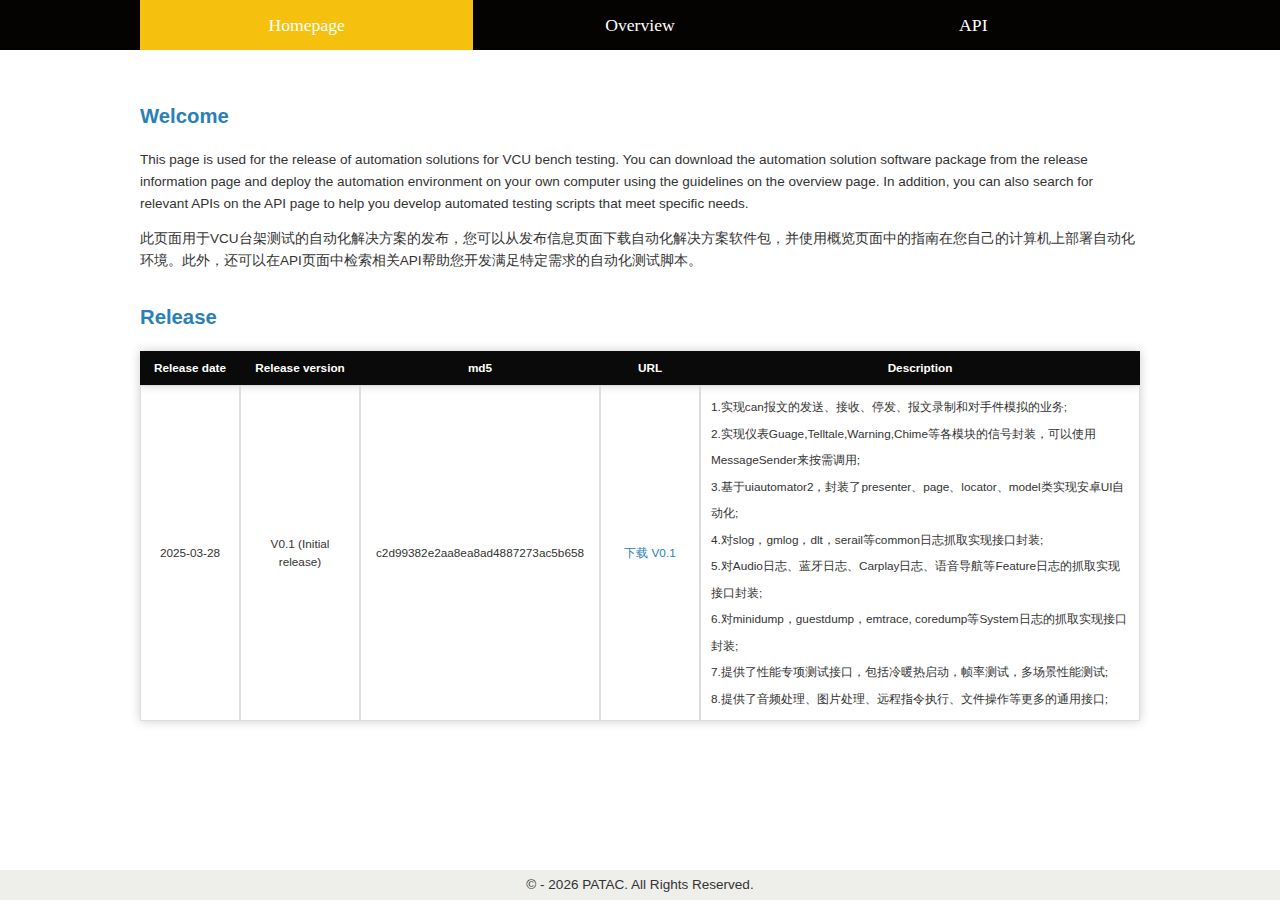
<file: index.html>
<!DOCTYPE html>
<html lang="en">
<head>

    <title>Release page of VCU automation solution</title>
    <link rel="stylesheet" type="text/css" href="./css/style.css" />
    <link rel="stylesheet" type="text/css" href="./css/animate.css" />
    <!--        <link rel="stylesheet" type="text/css" href="./css/elementui-index.css" />-->
</head>
<body>
<div id="app">
    <div class="app-header">
        <div class="app-header-homepagetitle">
                <span class="header-nav">
                    <a href="./index.html" style="background-color: #f6c00e;"><span>Homepage</span></a>
                    <a href="./html/overview.html"><span>Overview</span></a>
                    <a href="./html/api.html"><span>API</span></a>


<!--                    <li><a href="./html/overview.html">Overview</a></li>-->
<!--                    <li><a href="./html/api.html">API Doc</a></li>-->

                </span>
        </div>

    </div>
<!--    <div class="app-header">-->
<!--        <div class="app-header-homepagetitle">-->
<!--            <span>Release page for the automation solution of VCU simulation on bench</span>-->
<!--            <div class="header-nav">-->
<!--                <ul>-->
<!--                    <li>Overview</li>-->
<!--                    <li>API文档</li>-->
<!--                </ul>-->
<!--            </div>-->
<!--        </div>-->

<!--    </div>-->


    <div id="release-content-container">
            <div class="release-content">


                <section id="overview">
                    <h2>Welcome</h2>
<!--                    <p>Release page for the automation solution of VCU test on bench.</p>-->
<!--                    <p>This page is used for the release for the automation solution of VCU test on bench, you can download the automation solution software packages from release info page,-->
<!--                        and deploy automation environment on your own computer with the guide from the overview page, and more, you can develop more effective and more customed scripts with the-->
<!--                        help from the API page.-->
<!--                    </p>-->
                    <p>This page is used for the release of automation solutions for VCU bench testing. You can download the automation solution software package from the release information page and deploy the automation environment on your own computer using the guidelines on the overview page. In addition, you can also search for relevant APIs on the API page to help you develop automated testing scripts that meet specific needs.</p>
<!--                    <p>The LifeCycle module provides decorators to manage test scenario setup, execution, and teardown phases. It includes utilities for logging, file management, and thread monitoring.</p>-->
                    <p>此页面用于VCU台架测试的自动化解决方案的发布，您可以从发布信息页面下载自动化解决方案软件包，并使用概览页面中的指南在您自己的计算机上部署自动化环境。此外，还可以在API页面中检索相关API帮助您开发满足特定需求的自动化测试脚本。</p>
                </section>

                <section id="releases">
                    <h2>Release</h2>

                </section>



                <div class="grid-table" id="table-header" >
                    <div class="grid-header">Release date</div>
                    <div class="grid-header">Release version</div>
                    <div class="grid-header">md5</div>
                    <div class="grid-header">URL</div>
                    <div class="grid-header">Description</div>

                </div>




<!--                <div class="grid-table" id="Version_0_4" >-->
<!--                    <div class="grid-item common-item">2025-03-28</div>-->
<!--                    <div class="grid-item common-item">V0.4</div>-->
<!--                    <div class="grid-item common-item">c2d99382e2aa8ea8ad4887273ac5b658</div>-->
<!--                    <div class="grid-item"><a href="https://peedp.saic-gm.com/ccm/web/projects/VCS_Info4.0_High_Platform_PATAC_RTC#action=com.ibm.team.scm.browseElement&workspaceItemId=_ewzjAL8DEemrVdX-kVROUQ&componentItemId=_eMVJwO8jEemB8pkZYRolcA&itemType=com.ibm.team.scm.Folder&itemId=_25FM8P5WEe-imMtnq71XVQ">-->
<!--                        <button class="download-button">下载 V0.1</button></a></div>-->
<!--                    <div class="grid-item">-->
<!--                        <div class="description" style="float: left;text-align: left">-->
<!--                            <li>0.初版本发布;</li>-->
<!--                            <li>1.实现can报文的发送、接收、停发、报文录制和对手件模拟的业务;</li>-->
<!--                            <li>2.实现仪表Guage,Telltale,Warning,Chime等各模块的信号封装，可以使用MessageSender来按需调用;</li>-->
<!--                            <li>3.基于uiautomator2，封装了presenter、page、locator、model类实现安卓UI自动化;</li>-->
<!--                            <li>4.封装slog，gmlog，dlt，serail等common日志抓取;</li>-->
<!--                            <li>5.封装Audio日志、蓝牙日志、Carplay日志、语音导航等Feature日志的抓取;</li>-->
<!--                            <li>6.封装minidump，guestdump，emtrace, coredump等System日志的抓取;</li>-->
<!--                            <li>7.提供了性能的专项测试，包括冷暖热启动，帧率测试，多场景性能测试;</li>-->
<!--                            <li>8.提供了音频处理、图片处理、远程指令执行、文件操作等更多的通用接口;</li>-->
<!--                        </div>-->

<!--                    </div>-->
<!--                </div>-->



<!--                <div class="grid-table" id="Version_0_3" >-->
<!--                    <div class="grid-item common-item">2025-03-28</div>-->
<!--                    <div class="grid-item common-item">V0.3</div>-->
<!--                    <div class="grid-item common-item">c2d99382e2aa8ea8ad4887273ac5b658</div>-->
<!--                    <div class="grid-item"><a href="https://peedp.saic-gm.com/ccm/web/projects/VCS_Info4.0_High_Platform_PATAC_RTC#action=com.ibm.team.scm.browseElement&workspaceItemId=_ewzjAL8DEemrVdX-kVROUQ&componentItemId=_eMVJwO8jEemB8pkZYRolcA&itemType=com.ibm.team.scm.Folder&itemId=_25FM8P5WEe-imMtnq71XVQ">-->
<!--                        <button class="download-button">下载 V0.1</button></a></div>-->
<!--                    <div class="grid-item">-->
<!--                        <div class="description" style="float: left;text-align: left">-->
<!--                            <li>0.初版本发布;</li>-->
<!--                            <li>1.实现can报文的发送、接收、停发、报文录制和对手件模拟的业务;</li>-->
<!--                            <li>2.实现仪表Guage,Telltale,Warning,Chime等各模块的信号封装，可以使用MessageSender来按需调用;</li>-->
<!--                            <li>3.基于uiautomator2，封装了presenter、page、locator、model类实现安卓UI自动化;</li>-->
<!--                            <li>4.封装slog，gmlog，dlt，serail等common日志抓取;</li>-->
<!--                            <li>5.封装Audio日志、蓝牙日志、Carplay日志、语音导航等Feature日志的抓取;</li>-->
<!--                            <li>6.封装minidump，guestdump，emtrace, coredump等System日志的抓取;</li>-->
<!--                            <li>7.提供了性能的专项测试，包括冷暖热启动，帧率测试，多场景性能测试;</li>-->
<!--                            <li>8.提供了音频处理、图片处理、远程指令执行、文件操作等更多的通用接口;</li>-->
<!--                        </div>-->

<!--                    </div>-->
<!--                </div>-->


<!--                <div class="grid-table" id="Version_0_2" >-->
<!--                    <div class="grid-item common-item">2025-03-28</div>-->
<!--                    <div class="grid-item common-item">V0.2</div>-->
<!--                    <div class="grid-item common-item">c2d99382e2aa8ea8ad4887273ac5b658</div>-->
<!--                    <div class="grid-item"><a href="https://peedp.saic-gm.com/ccm/web/projects/VCS_Info4.0_High_Platform_PATAC_RTC#action=com.ibm.team.scm.browseElement&workspaceItemId=_ewzjAL8DEemrVdX-kVROUQ&componentItemId=_eMVJwO8jEemB8pkZYRolcA&itemType=com.ibm.team.scm.Folder&itemId=_25FM8P5WEe-imMtnq71XVQ">-->
<!--                        <button class="download-button">下载 V0.1</button></a></div>-->
<!--                    <div class="grid-item">-->
<!--                        <div class="description" style="float: left;text-align: left">-->
<!--                            <li>0.初版本发布;</li>-->
<!--                            <li>1.实现can报文的发送、接收、停发、报文录制和对手件模拟的业务;</li>-->
<!--                            <li>2.实现仪表Guage,Telltale,Warning,Chime等各模块的信号封装，可以使用MessageSender来按需调用;</li>-->
<!--                            <li>3.基于uiautomator2，封装了presenter、page、locator、model类实现安卓UI自动化;</li>-->
<!--                            <li>4.封装slog，gmlog，dlt，serail等common日志抓取;</li>-->
<!--                            <li>5.封装Audio日志、蓝牙日志、Carplay日志、语音导航等Feature日志的抓取;</li>-->
<!--                            <li>6.封装minidump，guestdump，emtrace, coredump等System日志的抓取;</li>-->
<!--                            <li>7.提供了性能的专项测试，包括冷暖热启动，帧率测试，多场景性能测试;</li>-->
<!--                            <li>8.提供了音频处理、图片处理、远程指令执行、文件操作等更多的通用接口;</li>-->
<!--                        </div>-->

<!--                    </div>-->
<!--                </div>-->


                <div class="grid-table" id="Version_0_1" >
                    <div class="grid-item common-item">2025-03-28</div>
                    <div class="grid-item common-item">V0.1 (Initial release)</div>
                    <div class="grid-item common-item">c2d99382e2aa8ea8ad4887273ac5b658</div>
                    <div class="grid-item"><a href="https://peedp.saic-gm.com/ccm/web/projects/VCS_Info4.0_High_Platform_PATAC_RTC#action=com.ibm.team.scm.browseElement&workspaceItemId=_ewzjAL8DEemrVdX-kVROUQ&componentItemId=_eMVJwO8jEemB8pkZYRolcA&itemType=com.ibm.team.scm.Folder&itemId=_25FM8P5WEe-imMtnq71XVQ">
                        <button class="download-button">下载 V0.1</button></a></div>
                    <div class="grid-item">
                        <div class="description" style="float: left;text-align: left">
<!--                            <li>0.初版本发布;</li>-->
                            <li>1.实现can报文的发送、接收、停发、报文录制和对手件模拟的业务;</li>
                            <li>2.实现仪表Guage,Telltale,Warning,Chime等各模块的信号封装，可以使用MessageSender来按需调用;</li>
                            <li>3.基于uiautomator2，封装了presenter、page、locator、model类实现安卓UI自动化;</li>
                            <li>4.对slog，gmlog，dlt，serail等common日志抓取实现接口封装;</li>
                            <li>5.对Audio日志、蓝牙日志、Carplay日志、语音导航等Feature日志的抓取实现接口封装;</li>
                            <li>6.对minidump，guestdump，emtrace, coredump等System日志的抓取实现接口封装;</li>
                            <li>7.提供了性能专项测试接口，包括冷暖热启动，帧率测试，多场景性能测试;</li>
                            <li>8.提供了音频处理、图片处理、远程指令执行、文件操作等更多的通用接口;</li>
                        </div>

                    </div>
                </div>











            </div>





    </div>

    <div class="app-footer">
        <div class="copyright-container">
            <span class="copyright">© - 2025 PATAC. All Rights Reserved.</span>
        </div>
    </div>
</div>
</body>

<script src="./js/jquery.js" type="text/javascript"></script>
<!--<script src="./js/vue.min.js" type="text/javascript"></script>-->
<!--<script src="./js/axios.min.js" type="text/javascript"></script>-->
<!--<script src="./js/elementui-index.js" type="text/javascript"></script>-->




<script>





    var now = new Date();
    var year = now.getFullYear()
    // var hours = now.getHours();
    // var minutes = now.getMinutes();
    // var seconds = now.getSeconds();
    // console.log(hours + ":" + minutes + ":" + seconds);
    $('.copyright').text(`© - ${year} PATAC. All Rights Reserved.`)
    const homepage_url = window.location.href
    console.log(homepage_url)
    sessionStorage.setItem("homepage_url",homepage_url)


</script>

<style>



</style>
</html>
</file>
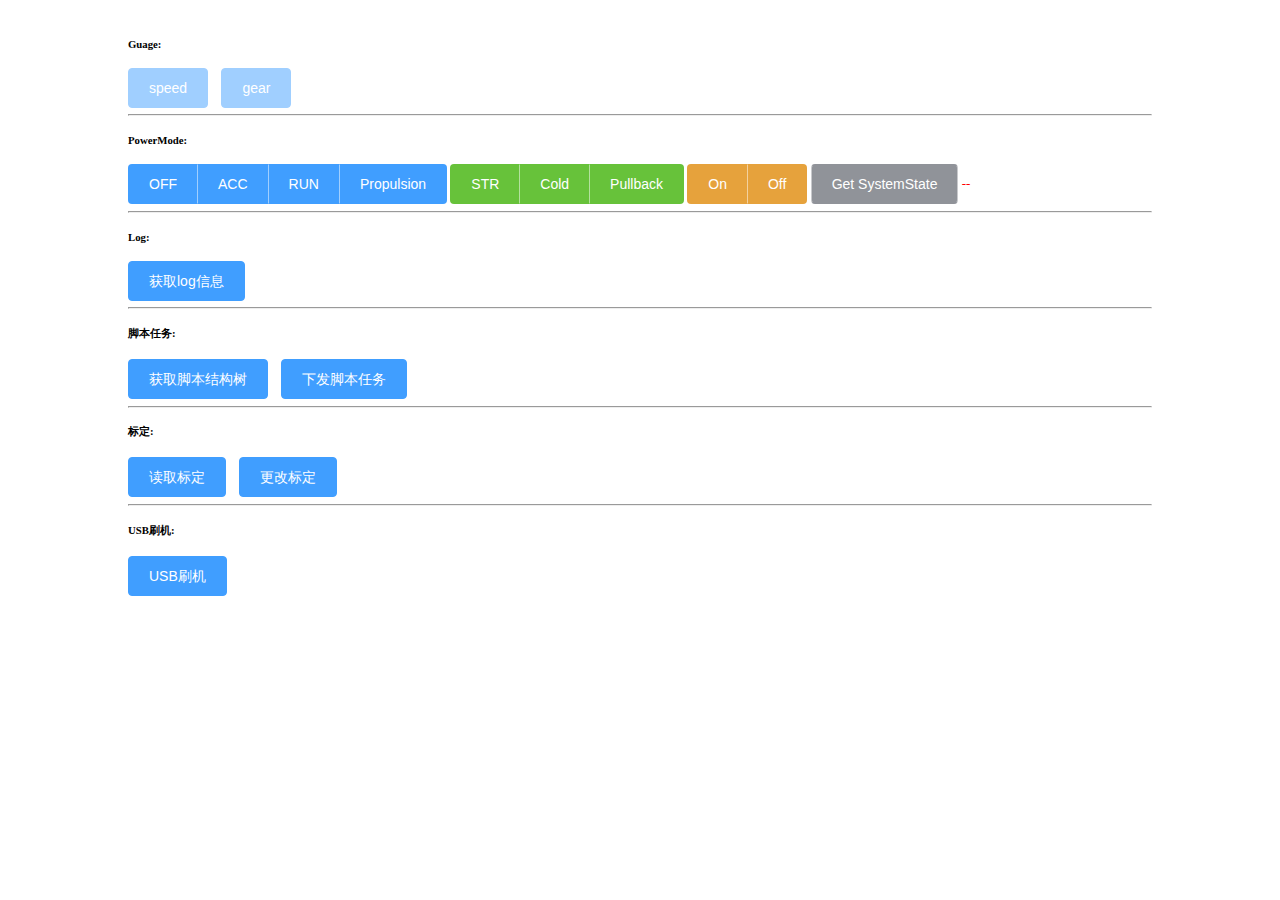
<file: js/index.html>
<!DOCTYPE html>
<html lang="en">
  <head>
    <title>File Sharing</title>
<!--    <link rel="icon" type="image/x-ico" href="./icon-8.png" />-->
    <link rel="stylesheet" type="text/css" href="../css/index.css" />
    <link rel="stylesheet" type="text/css" href="../css/animate.css" />
    <link rel="stylesheet" type="text/css" href="../css/elementui-index.css" />
    <!-- <link rel="stylesheet" type="text/css" href="https://unpkg.com/animate.css@3.5.2/animate.min.css" /> -->
  </head>
  <body>
<!--    <div id="upper-left-nav" onclick="wakeupVA()">唤</div>-->
<!--    <div id="lower-left-nav" onclick="returnToLastPage()">返</div>-->
<!--    <div id="top-nav" onclick="releaseFilterResult()"> </div>-->

    <div id="app">
      <div id="app-container">

        <h5>Guage:</h5>
        <el-button type="primary" disabled="true">speed</el-button>
        <el-button type="primary" disabled="true">gear</el-button>
        <hr/>
        <h5>PowerMode:</h5>
<!--        <span style="color:red;">Power:</span>-->
        <el-button-group>
          <el-button type="primary" @click="handleClick('OFF')">OFF</el-button>
          <el-button type="primary" @click="handleClick('ACC')">ACC</el-button>
          <el-button type="primary" @click="handleClick('RUN')">RUN</el-button>
          <el-button type="primary" @click="handleClick('Propulsion')">Propulsion</el-button>
        </el-button-group>
<!--        <span style="color:red;">Startup:</span>-->
        <el-button-group>
          <el-button type="success" @click="handleClick('STR')">STR</el-button>
          <el-button type="success" @click="handleClick('Cold')">Cold</el-button>
          <el-button type="success" @click="handleClick('Pullback')">Pullback</el-button>
        </el-button-group>

<!--        <span style="color:red;">Door:</span>-->
        <el-button-group>
          <el-button type="warning" @click="handleClick('Door_On')">On</el-button>
          <el-button type="warning" @click="handleClick('Door_Off')">Off</el-button>
        </el-button-group>

<!--        <br/>-->
<!--        <span style="color:red;">SystemState:</span>-->
        <el-button-group>
          <el-button type="info" @click="handleClick('SystemState')">Get SystemState</el-button>
        </el-button-group>
        <span class="system_state" style="color:red;">--</span>

        <hr/>

        <h5>Log:</h5>
        <el-button type="primary" @click="handleClick('get_log_list')">获取log信息</el-button>

        <hr/>

        <h5>脚本任务:</h5>
        <el-button type="primary" @click="handleClick('get_project_structure')">获取脚本结构树</el-button>
        <el-button type="primary" @click="handleClick('run_script_task')">下发脚本任务</el-button>

        <hr/>


        <h5>标定:</h5>
        <el-button type="primary" @click="handleClick('get_calibration_value')">读取标定</el-button>
        <el-button type="primary" @click="handleClick('modify_calibration_value')">更改标定</el-button>

        <hr/>

        <h5>USB刷机:</h5>
        <el-button type="primary" @click="handleClick('perform_usb_update')">USB刷机</el-button>

      </div>
    </div>
  </body>

<script src="jquery.js" type="text/javascript"></script>
<script src="vue.min.js" type="text/javascript"></script>
<script src="axios.min.js" type="text/javascript"></script>
<script src="elementui-index.js" type="text/javascript"></script>




<script>
  var vm = new Vue({
    el: '#app',
    data: {
      site: "菜鸟教程",
      url: "www.runoob.com",
      alexa: "10000"
    },
    methods: {
      details: function() {
        return  this.site + " - 学的不仅是技术，更是梦想！";
      }
    }
  })


  function handleClick(event){
    console.log(event)
    const data = {
      cmd: event.toString().toUpperCase()
    };


    //
    // $.ajax({
    //   url: 'http://localhost:4000/request_from_frontend', // 替换为你的API端点
    //   type: 'POST',
    //   data: data,
    //   success: function(response) {
    //     console.log('Success:', response);
    //   },
    //   error: function(xhr, status, error) {
    //     console.error('Error:', error);
    //   }
    // });



    // 使用 axios 发出 POST 请求
    axios.post('/request_from_frontend', data) // 替换为你的 API 端点
            .then(function(response) {
              // 请求成功时执行的代码
              console.log('Response data:', response.data);
              // 你可以在这里处理响应数据，比如更新页面内容
            })
            .catch(function(error) {
              // 请求失败时执行的代码
              console.error('Error:', error);
              // 你可以在这里处理错误，比如显示错误消息
            });

  }
</script>

<style>


  #app{
    width: 100%;
    display: flex;
    flex-direction:row;
    align-content: center;
    /*background: #0F9E5E;*/
  }
  #app-container{
    width: 80%;
    /*margin-top: 20px;*/
    margin: 20px auto;
    /*background: rgba(239, 173, 233, 0.07);*/
  }

  el-button{
    padding: 10px 20px;
    margin: 0 auto 10px;
    font-size: 4em;
  }


</style>
</html>
</file>
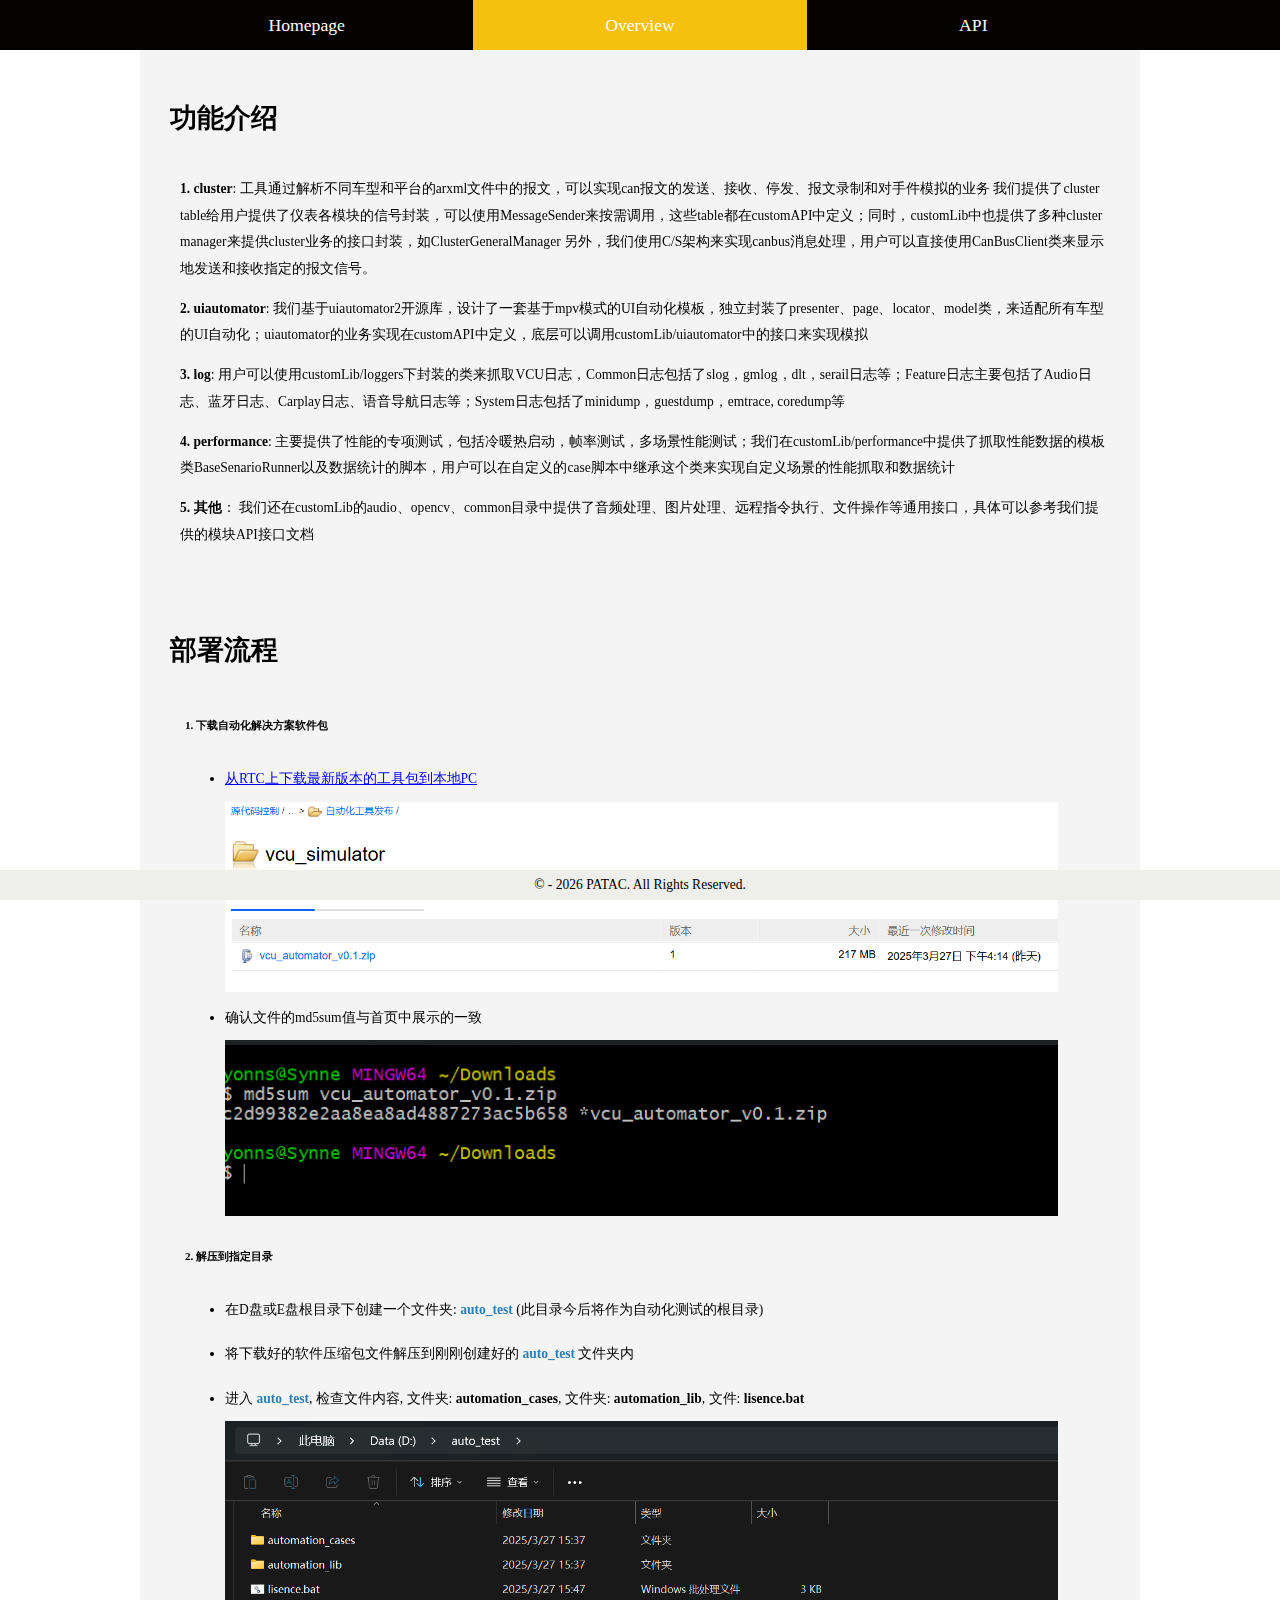
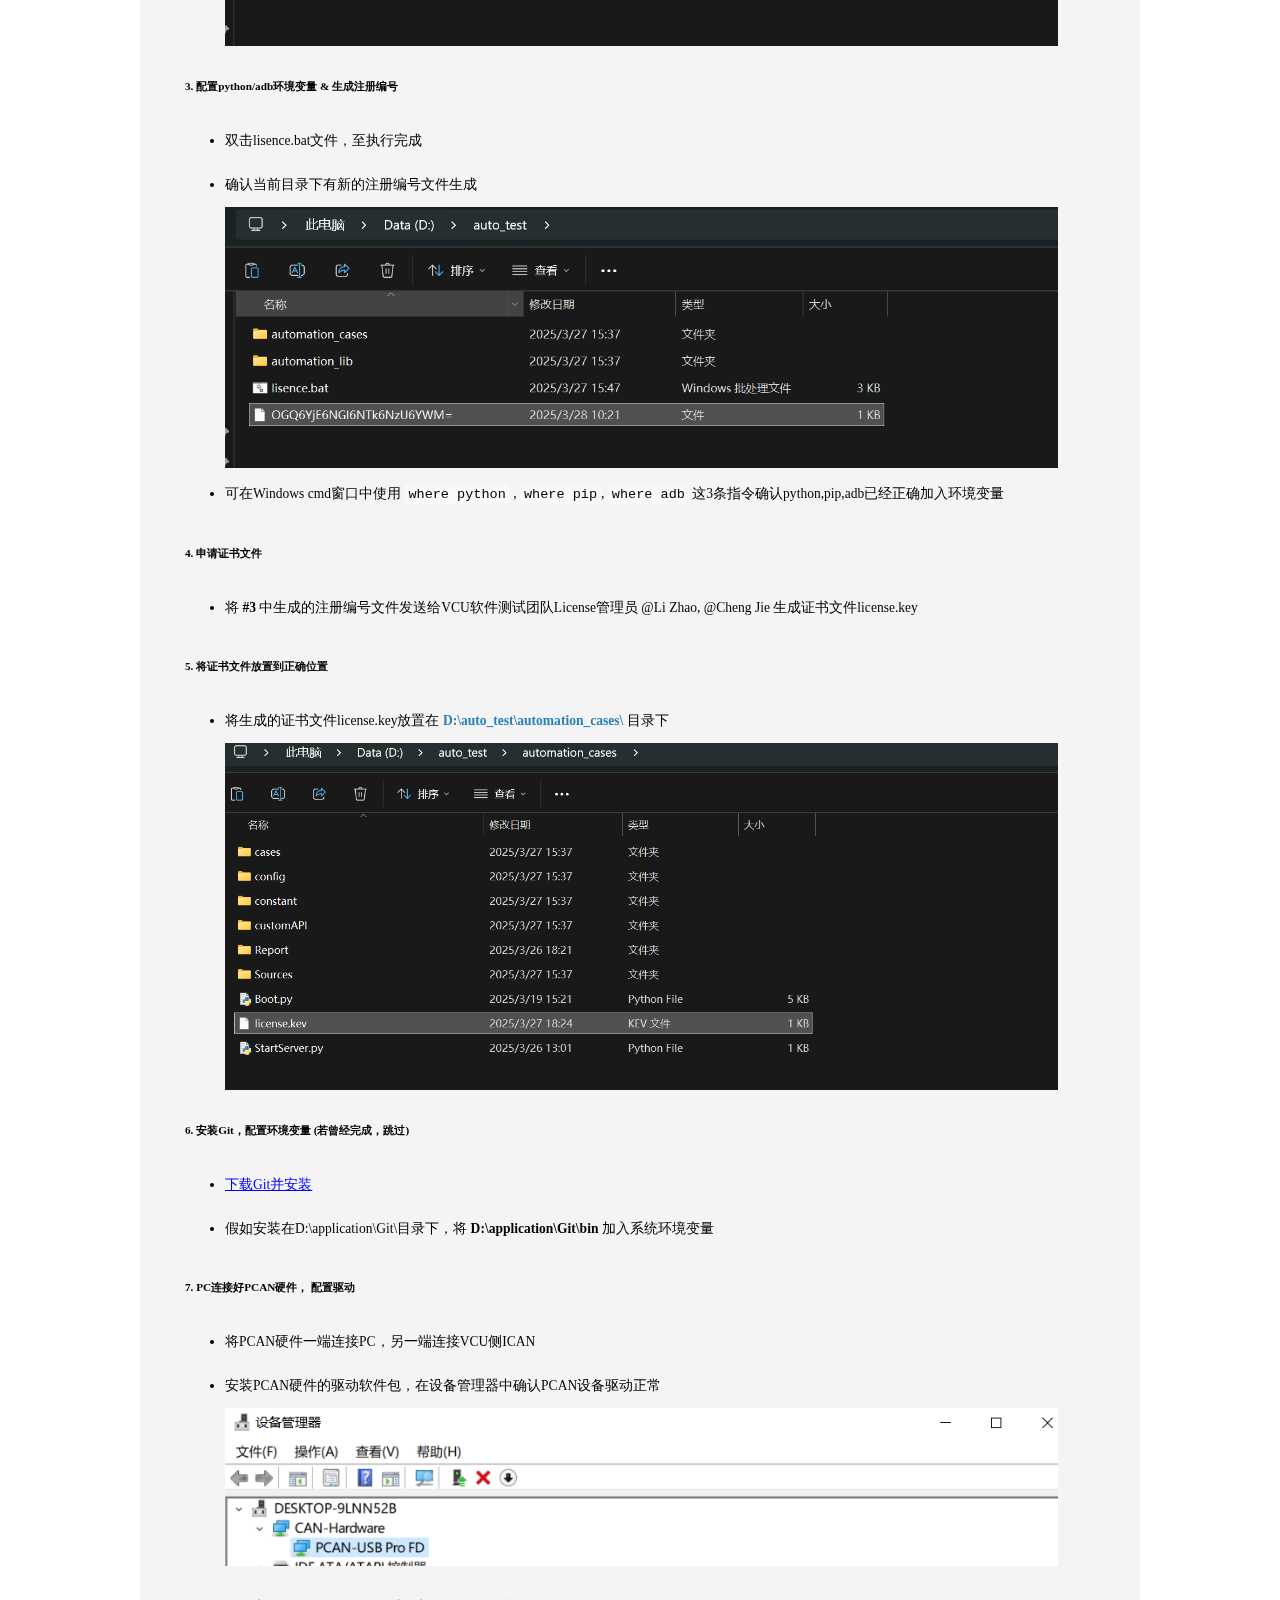
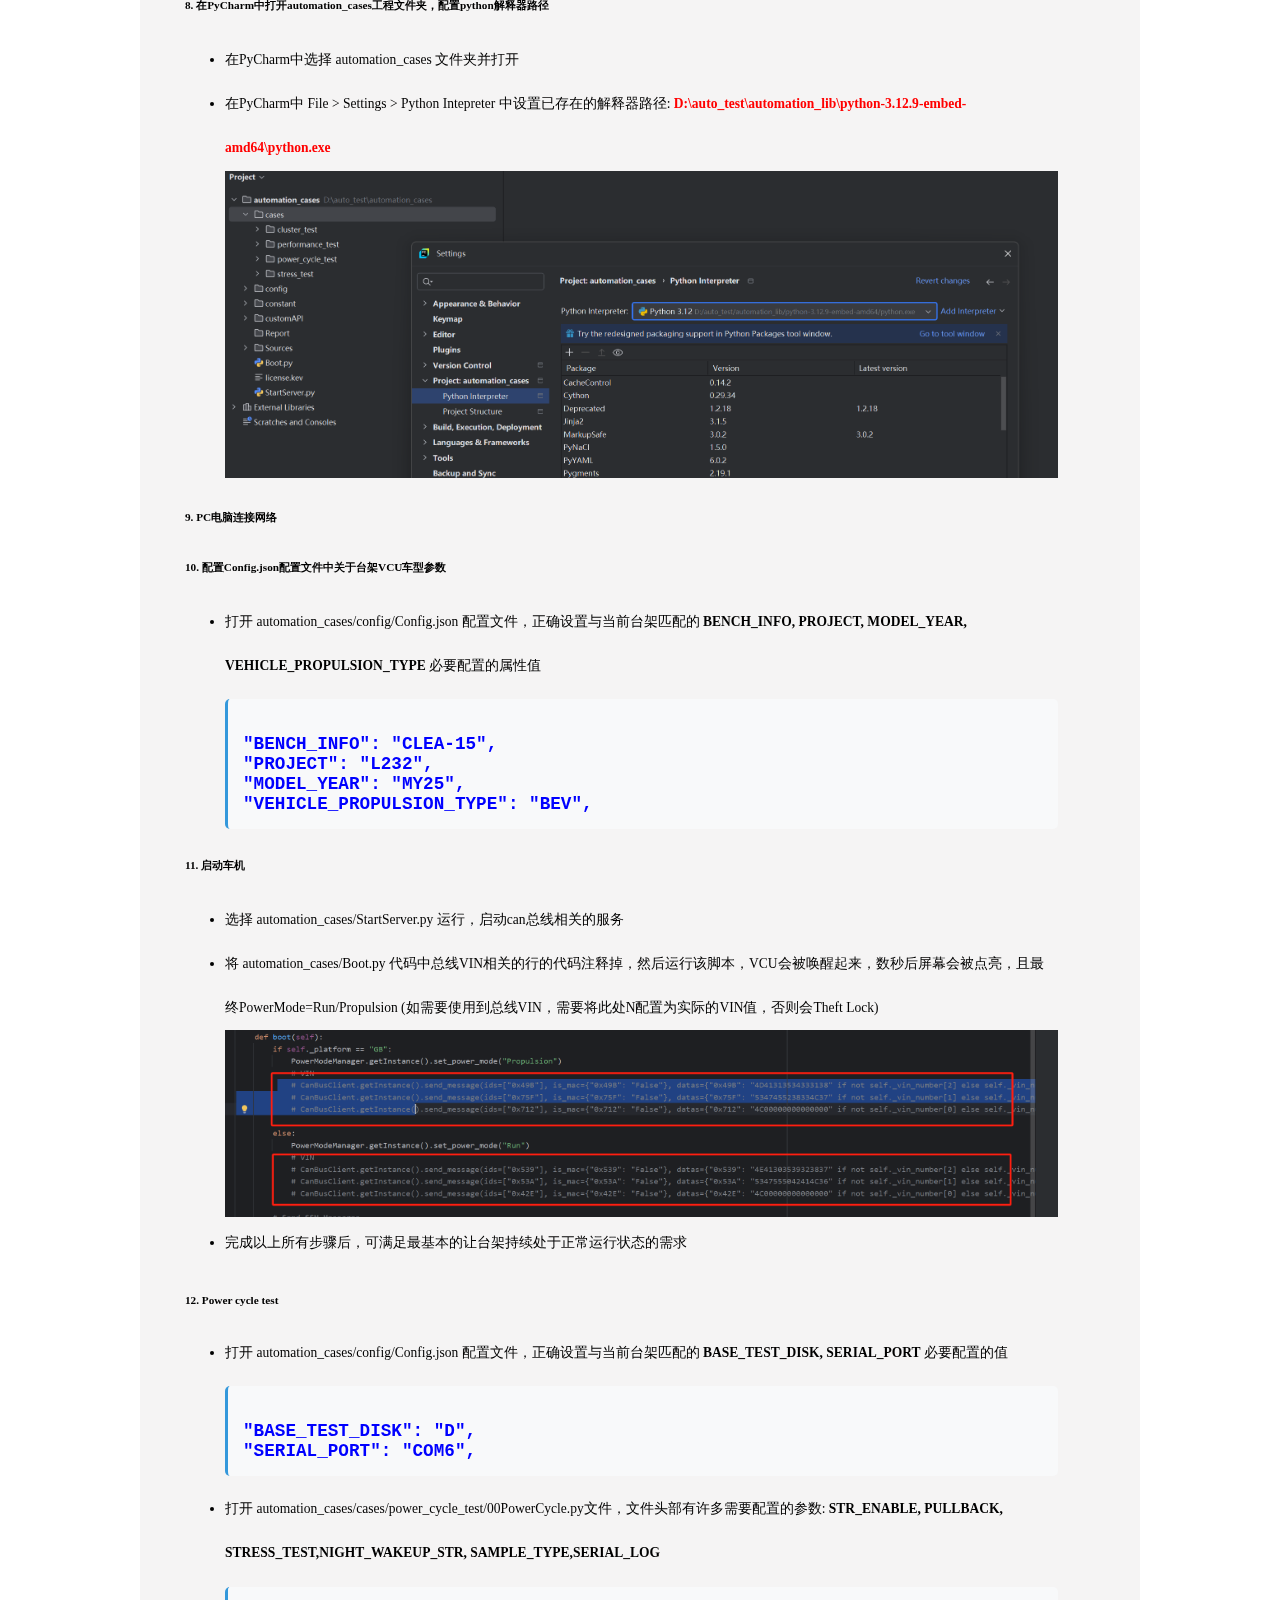
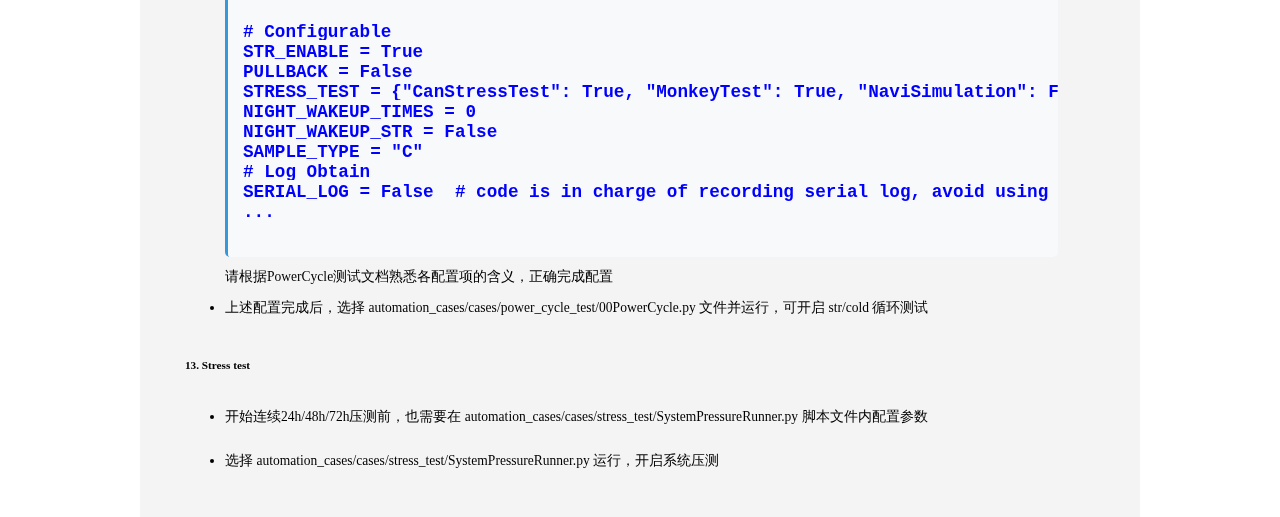
<file: html/overview.html>
<!DOCTYPE html>
<html lang="en">
<head>
    <meta charset="UTF-8">
    <title>Overview</title>
</head>
<body>

</body>
</html><!DOCTYPE html>
<html lang="en">
<head>
  <title>本地部署流程详情</title>
  <!--    <link rel="icon" type="image/x-ico" href="./icon-8.png" />-->
  <link rel="stylesheet" type="text/css" href="../css/overview.css" />
  <link rel="stylesheet" type="text/css" href="../css/animate.css" />
  <link rel="stylesheet" type="text/css" href="../css/elementui-index.css" />
  <!-- <link rel="stylesheet" type="text/css" href="https://unpkg.com/animate.css@3.5.2/animate.min.css" /> -->
</head>
<body>


<div id="overview">

  <div class="app-header">
    <div class="app-header-homepagetitle">
                <span class="header-nav">
                    <a id="back_homepage"><span>Homepage</span></a>
                    <a href="../html/overview.html" style="background-color: #f6c00e;"><span>Overview</span></a>
                    <a href="../html/api.html"><span>API</span></a>


                  <!--                    <li><a href="./html/overview.html">Overview</a></li>-->
                  <!--                    <li><a href="./html/api.html">API Doc</a></li>-->

                </span>
    </div>

  </div>

  <div class="functions">
    <h1>功能介绍</h1>
    <div class="function-description">
      <p><strong>1. cluster</strong>:
        工具通过解析不同车型和平台的arxml文件中的报文，可以实现can报文的发送、接收、停发、报文录制和对手件模拟的业务
        我们提供了cluster table给用户提供了仪表各模块的信号封装，可以使用MessageSender来按需调用，这些table都在customAPI中定义；同时，customLib中也提供了多种cluster manager来提供cluster业务的接口封装，如ClusterGeneralManager
        另外，我们使用C/S架构来实现canbus消息处理，用户可以直接使用CanBusClient类来显示地发送和接收指定的报文信号。
      </p>
      <p><strong>2. uiautomator</strong>:
        我们基于uiautomator2开源库，设计了一套基于mpv模式的UI自动化模板，独立封装了presenter、page、locator、model类，来适配所有车型的UI自动化；uiautomator的业务实现在customAPI中定义，底层可以调用customLib/uiautomator中的接口来实现模拟
      </p>
      <p><strong>3. log</strong>:
        用户可以使用customLib/loggers下封装的类来抓取VCU日志，Common日志包括了slog，gmlog，dlt，serail日志等；Feature日志主要包括了Audio日志、蓝牙日志、Carplay日志、语音导航日志等；System日志包括了minidump，guestdump，emtrace, coredump等
      </p>
      <p><strong>4. performance</strong>:
        主要提供了性能的专项测试，包括冷暖热启动，帧率测试，多场景性能测试；我们在customLib/performance中提供了抓取性能数据的模板类BaseSenarioRunner以及数据统计的脚本，用户可以在自定义的case脚本中继承这个类来实现自定义场景的性能抓取和数据统计
      </p>
      <p><strong>5. 其他</strong>：
        我们还在customLib的audio、opencv、common目录中提供了音频处理、图片处理、远程指令执行、文件操作等通用接口，具体可以参考我们提供的模块API接口文档
      </p>

    </div>

  </div>


  <div id="guidance-container">


    <h1>部署流程</h1>

    <div class="steps_containter">
      <div class="steps">
        <h5>1. 下载自动化解决方案软件包</h5>
        <ul>
          <li><a style="" href="https://peedp.saic-gm.com/ccm/web/projects/VCS_Info4.0_High_Platform_PATAC_RTC#action=com.ibm.team.scm.browseElement&workspaceItemId=_ewzjAL8DEemrVdX-kVROUQ&componentItemId=_eMVJwO8jEemB8pkZYRolcA&itemType=com.ibm.team.scm.Folder&itemId=_25FM8P5WEe-imMtnq71XVQ">
            <span class="link" style="color: blue;">从RTC上下载最新版本的工具包到本地PC</span></a>
          </li>
          <img src="../resources/images/downlink.png" class= "img_example"></img>
          <li>确认文件的md5sum值与首页中展示的一致</li>
          <img src="../resources/images/md5_check.png" class= "img_example"></img>
        </ul>

        <h5>2. 解压到指定目录</h5>
        <ul>
          <li>在D盘或E盘根目录下创建一个文件夹: <strong style="color: #2980b9">auto_test</strong> (此目录今后将作为自动化测试的根目录)</li>
          <li>将下载好的软件压缩包文件解压到刚刚创建好的 <strong style="color: #2980b9">auto_test</strong> 文件夹内</li>
          <li>进入 <strong style="color: #2980b9">auto_test</strong>, 检查文件内容, 文件夹: <strong>automation_cases</strong>, 文件夹: <strong>automation_lib</strong>, 文件: <strong>lisence.bat</strong></li>
          <img src="../resources/images/content.png" class= "img_example"></img>
        </ul>

        <h5>3. 配置python/adb环境变量 & 生成注册编号</h5>
        <ul>
          <li>双击lisence.bat文件，至执行完成</li>
          <li>确认当前目录下有新的注册编号文件生成</li>
          <img src="../resources/images/serial_number.png" class= "img_example"></img>
          <li>可在Windows cmd窗口中使用 <code> where python</code> , <code> where pip</code>, <code> where adb</code> 这3条指令确认python,pip,adb已经正确加入环境变量</li>
        </ul>

        <h5>4. 申请证书文件</h5>
        <ul>
          <li>将 <strong style="color: black">#3</strong> 中生成的注册编号文件发送给VCU软件测试团队License管理员 @Li Zhao, @Cheng Jie 生成证书文件license.key</li>

        </ul>

        <h5>5. 将证书文件放置到正确位置</h5>
        <ul>
          <li>将生成的证书文件license.key放置在 <strong style="color: #2980b9">D:\auto_test\automation_cases\</strong> 目录下</li>
          <img src="../resources/images/license.png" class= "img_example"></img>

        </ul>

        <h5>6. 安装Git，配置环境变量 (若曾经完成，跳过)</h5>
        <ul>
          <li><a style="" href="https://git-scm.com">
            <span class="link" style="color: blue;">下载Git并安装</span></a>
          </li>
          <li>假如安装在D:\application\Git\目录下，将 <strong>D:\application\Git\bin</strong>  加入系统环境变量</li>

        </ul>

        <h5>7. PC连接好PCAN硬件， 配置驱动</h5>
        <ul>
          <li>将PCAN硬件一端连接PC，另一端连接VCU侧ICAN</li>
          <li>安装PCAN硬件的驱动软件包，在设备管理器中确认PCAN设备驱动正常</li>
          <img src="../resources/images/pcan_driver.png" class= "img_example"></img>

        </ul>


        <h5>8. 在PyCharm中打开automation_cases工程文件夹，配置python解释器路径</h5>
        <ul>
          <li>在PyCharm中选择 automation_cases 文件夹并打开</li>
          <li>在PyCharm中 File > Settings > Python Intepreter 中设置已存在的解释器路径: <strong style="color: red">D:\auto_test\automation_lib\python-3.12.9-embed-amd64\python.exe</strong> </li>
          <img src="../resources/images/python_intepreter.png" class= "img_example"></img>

        </ul>

        <h5>9. PC电脑连接网络</h5>
        <ul>
        </ul>

        <h5>10. 配置Config.json配置文件中关于台架VCU车型参数</h5>
        <ul>
          <li>打开 automation_cases/config/Config.json 配置文件，正确设置与当前台架匹配的 <strong> BENCH_INFO, PROJECT, MODEL_YEAR, VEHICLE_PROPULSION_TYPE </strong> 必要配置的属性值</li>
          <pre><code style="color: blue; font-weight: bolder;font-size: 1.2rem;">
"BENCH_INFO": "CLEA-15",
"PROJECT": "L232",
"MODEL_YEAR": "MY25",
"VEHICLE_PROPULSION_TYPE": "BEV",</code></pre>

        </ul>


        <h5>11. 启动车机</h5>
        <ul>
          <li>选择 automation_cases/StartServer.py 运行，启动can总线相关的服务</li>
          <li>将 automation_cases/Boot.py 代码中总线VIN相关的行的代码注释掉，然后运行该脚本，VCU会被唤醒起来，数秒后屏幕会被点亮，且最终PowerMode=Run/Propulsion (如需要使用到总线VIN，需要将此处N配置为实际的VIN值，否则会Theft Lock)</li>
          <img src="../resources/images/comment_vin.png" class= "img_example"></img>
          <li>完成以上所有步骤后，可满足最基本的让台架持续处于正常运行状态的需求</li>

        </ul>

        <h5>12. Power cycle test</h5>
        <ul>
          <li>打开 automation_cases/config/Config.json 配置文件，正确设置与当前台架匹配的 <strong> BASE_TEST_DISK, SERIAL_PORT </strong> 必要配置的值</li>
          <pre><code style="color: blue; font-weight: bolder;font-size: 1.2rem;">
"BASE_TEST_DISK": "D",
"SERIAL_PORT": "COM6",</code></pre>


          <li>打开 automation_cases/cases/power_cycle_test/00PowerCycle.py文件，文件头部有许多需要配置的参数: <strong> STR_ENABLE, PULLBACK, STRESS_TEST,NIGHT_WAKEUP_STR, SAMPLE_TYPE,SERIAL_LOG   </strong> </li>
          <pre><code style="color: blue; font-weight: bolder;font-size: 1.2rem;">
# Configurable
STR_ENABLE = True
PULLBACK = False
STRESS_TEST = {"CanStressTest": True, "MonkeyTest": True, "NaviSimulation": False, "ClusterMediaSwitch": True, "ClusterViewSwitch": False, "ClusterViewSwitch_byLIN": False, "Enable360": False}
NIGHT_WAKEUP_TIMES = 0
NIGHT_WAKEUP_STR = False
SAMPLE_TYPE = "C"
# Log Obtain
SERIAL_LOG = False  # code is in charge of recording serial log, avoid using putty to take up serial port
...
          </code></pre>

          请根据PowerCycle测试文档熟悉各配置项的含义，正确完成配置

          <li>上述配置完成后，选择 automation_cases/cases/power_cycle_test/00PowerCycle.py 文件并运行，可开启 str/cold 循环测试</li>

        </ul>

        <h5>13. Stress test</h5>
        <ul>
          <li>开始连续24h/48h/72h压测前，也需要在 automation_cases/cases/stress_test/SystemPressureRunner.py 脚本文件内配置参数</li>
          <li>选择 automation_cases/cases/stress_test/SystemPressureRunner.py 运行，开启系统压测</li>

        </ul>


      </div>
    </div>

  </div>
  <div class="app-footer">
    <div class="copyright-container">
      <span class="copyright">© - 2025 PATAC. All Rights Reserved.</span>
    </div>
  </div>

</div>
</body>

<script src="../js/jquery.js" type="text/javascript"></script>
<!--<script src="../js/vue.min.js" type="text/javascript"></script>-->
<!--<script src="../js/axios.min.js" type="text/javascript"></script>-->
<!--<script src="../js/elementui-index.js" type="text/javascript"></script>-->




<script>
  const homepage_url = sessionStorage.getItem("homepage_url")
  // console.log(homepage_url)
  document.getElementById("back_homepage").addEventListener("click", function(event) {
    event.preventDefault();
    if(homepage_url){
      window.location.replace(homepage_url)
    }
    return false; // 阻止事件冒泡和默认行为
  });


  var now = new Date();
  var year = now.getFullYear()
  // var hours = now.getHours();
  // var minutes = now.getMinutes();
  // var seconds = now.getSeconds();
  // console.log(hours + ":" + minutes + ":" + seconds);
  $('.copyright').text(`© - ${year} PATAC. All Rights Reserved.`)
  // const homepage_url = window.location.href
  // console.log(homepage_url)
  // sessionStorage.setItem("homepage_url",homepage_url)



</script>

<style>




</style>
</html>
</file>
<file: css/style.css>
html,body{
    border: 0;
    margin: 0;
    padding: 0;
    font-size: 92%;
    box-sizing: border-box;



    font-family: Arial, sans-serif;
    line-height: 1.6;
    /*max-width: 900px;*/
    /*margin: 0 auto;*/
    /*padding: 20px;*/
    color: #333;



}

h1 {
    color: #2c3e50;
    border-bottom: 2px solid #3498db;
    padding-bottom: 10px;
}
h2 {
    color: #2980b9;
    margin-top: 30px;
}
h3 {
    color: #16a085;
}
code {
    background-color: #f8f9fa;
    padding: 2px 4px;
    border-radius: 4px;
    font-family: Consolas, monospace;
}
pre {
    background-color: #f8f9fa;
    padding: 15px;
    border-radius: 5px;
    overflow-x: auto;
    border-left: 3px solid #3498db;
}
.decorator {
    background-color: #e8f4f8;
    padding: 15px;
    border-radius: 5px;
    margin-bottom: 20px;
}
.note {
    background-color: #fffde7;
    padding: 15px;
    border-left: 3px solid #ffd600;
    margin: 20px 0;
}







#app{
    border: 0;
    margin: 0;
    padding: 0;
}

.app-header{
    height: 50px;
    width: 100%;
    background-color: #050202;
    /*background-color: #dc8ff1;*/
    position: fixed;
    top: 0;
    left: 0;
    display: flex;
    justify-content: center;
    align-items: center;
    z-index: 1000;
}

.app-header-homepagetitle{
    display: block;
    width: 1000px;
    margin: 0 auto;
    height: 50px;
    line-height: 50px;

    /*background-color: purple;*/
    display: flex;
    justify-content: center;
    align-items: center;
}
.app-header-homepagetitle span{
    color: white;
    font-family: "Microsoft Sans Serif";
    font-size: 1.2rem;
    z-index: 100;
    font-weight: lighter;
}
.header-nav{
    /*float: right;*/
    /*background: blue;*/
    width: 100%;
    font-size: 1rem;
    display: flex;
    flex-direction: row;
    justify-content: center;
    align-items: center;
    /*margin-right: 20px;*/
}
.header-nav a{
    text-decoration: none;
    display: inline-block;
    flex:1;
    color: white;
    /*letter-spacing: 1px;*/
    text-align:center;
    list-style-type: none;
}
.header-nav a:hover{
    /*background-color: #f6c00e;*/
    background-color: orange;
    cursor: pointer;
}



#release-content-container{
    width: 1000px;
    box-sizing: border-box;
    margin: 0 auto;
    margin-top: 100px;
    margin-bottom: 60px;
    /*background-color: red;*/

}

.release-content{
    min-height: 5vh;
    margin-bottom: 10px;
    /*border-bottom: 2px solid black;*/
    /*margin-left: 100px;*/
}


li{
    list-style-type: none;
    line-height: 1.8rem;
}
.remove_list_default_type{
    list-style-type: none;
    line-height: 1.8rem;
}
.update-time{
    color: #171515;
    font-size: 0.6rem;
}

a {
    all: unset;
    transition: transform 0.3s;
}
a:link{
    color: black;
}
/*a:visited{*/
/*    color:red;*/
/*}*/
a:hover{
    /*color:yellow;*/
    font-weight: bolder;
    cursor: pointer;
}
/*a:active {*/
/*    color: red;*/
/*}*/
a{
    text-decoration: none;
}



.download-button {
    /*padding: 4px 10px;*/
    background: none;
    box-sizing: border-box;
    text-align: center;
    text-decoration: none;
    border: none;
    display: inline-block;
    /*color: #0856fa;*/
    color: #2980b9;
    font-size: 0.8rem;
    width: 100%;
    height: 100%;
    /*border-bottom:1px solid blue*/

}
.download-button:hover {
    cursor: pointer;
    font-weight: bold;

}



.grid-table {
    display: grid;
    /*grid-template-columns: repeat(3, 1fr); !* 3列 *!*/
    grid-template-columns: 100px 120px 240px 100px 440px;

    grid-template-rows: auto; /* 自动行高 */
    box-shadow: 0 0 10px rgba(0, 0, 0, 0.2);
    font-size: 0.8rem;
}
.grid-table:hover{
    background-color: #f6f6f6;
}
.grid-header {
    /*background-color: #009879;*/
    /*background-color: #76787b;*/
    background-color: #0a0a0a;
    color: #ffffff;
    padding: 8px 10px;
    text-align: center;
    font-weight: bold;
}

.grid-item {
    /*background-color: #f3f3f3;*/
    padding: 8px 10px;

    border: 1px solid #dddddd;
}

.common-item{
    text-align: center;
    display: flex;
    align-items: center;
    justify-content: center;
    /*align-self: center;*/
    /*justify-self: center;*/
}
.app-footer{
    height: 30px;
    width: 100%;
    background-color: #eeeeea;
    position: fixed;
    bottom: 0;
    left: 0;
    display: flex;
    justify-content: center;
    align-items: center;
}
</file>
<file: css/elementui-index.css>
@charset "UTF-8";@font-face{font-family:element-icons;src:url(fonts/element-icons.woff) format("woff"),url(fonts/element-icons.ttf) format("truetype");font-weight:400;font-display:"auto";font-style:normal}[class*=" el-icon-"],[class^=el-icon-]{font-family:element-icons!important;speak:none;font-style:normal;font-weight:400;font-variant:normal;text-transform:none;line-height:1;vertical-align:baseline;display:inline-block;-webkit-font-smoothing:antialiased;-moz-osx-font-smoothing:grayscale}.el-icon-ice-cream-round:before{content:"\e6a0"}.el-icon-ice-cream-square:before{content:"\e6a3"}.el-icon-lollipop:before{content:"\e6a4"}.el-icon-potato-strips:before{content:"\e6a5"}.el-icon-milk-tea:before{content:"\e6a6"}.el-icon-ice-drink:before{content:"\e6a7"}.el-icon-ice-tea:before{content:"\e6a9"}.el-icon-coffee:before{content:"\e6aa"}.el-icon-orange:before{content:"\e6ab"}.el-icon-pear:before{content:"\e6ac"}.el-icon-apple:before{content:"\e6ad"}.el-icon-cherry:before{content:"\e6ae"}.el-icon-watermelon:before{content:"\e6af"}.el-icon-grape:before{content:"\e6b0"}.el-icon-refrigerator:before{content:"\e6b1"}.el-icon-goblet-square-full:before{content:"\e6b2"}.el-icon-goblet-square:before{content:"\e6b3"}.el-icon-goblet-full:before{content:"\e6b4"}.el-icon-goblet:before{content:"\e6b5"}.el-icon-cold-drink:before{content:"\e6b6"}.el-icon-coffee-cup:before{content:"\e6b8"}.el-icon-water-cup:before{content:"\e6b9"}.el-icon-hot-water:before{content:"\e6ba"}.el-icon-ice-cream:before{content:"\e6bb"}.el-icon-dessert:before{content:"\e6bc"}.el-icon-sugar:before{content:"\e6bd"}.el-icon-tableware:before{content:"\e6be"}.el-icon-burger:before{content:"\e6bf"}.el-icon-knife-fork:before{content:"\e6c1"}.el-icon-fork-spoon:before{content:"\e6c2"}.el-icon-chicken:before{content:"\e6c3"}.el-icon-food:before{content:"\e6c4"}.el-icon-dish-1:before{content:"\e6c5"}.el-icon-dish:before{content:"\e6c6"}.el-icon-moon-night:before{content:"\e6ee"}.el-icon-moon:before{content:"\e6f0"}.el-icon-cloudy-and-sunny:before{content:"\e6f1"}.el-icon-partly-cloudy:before{content:"\e6f2"}.el-icon-cloudy:before{content:"\e6f3"}.el-icon-sunny:before{content:"\e6f6"}.el-icon-sunset:before{content:"\e6f7"}.el-icon-sunrise-1:before{content:"\e6f8"}.el-icon-sunrise:before{content:"\e6f9"}.el-icon-heavy-rain:before{content:"\e6fa"}.el-icon-lightning:before{content:"\e6fb"}.el-icon-light-rain:before{content:"\e6fc"}.el-icon-wind-power:before{content:"\e6fd"}.el-icon-baseball:before{content:"\e712"}.el-icon-soccer:before{content:"\e713"}.el-icon-football:before{content:"\e715"}.el-icon-basketball:before{content:"\e716"}.el-icon-ship:before{content:"\e73f"}.el-icon-truck:before{content:"\e740"}.el-icon-bicycle:before{content:"\e741"}.el-icon-mobile-phone:before{content:"\e6d3"}.el-icon-service:before{content:"\e6d4"}.el-icon-key:before{content:"\e6e2"}.el-icon-unlock:before{content:"\e6e4"}.el-icon-lock:before{content:"\e6e5"}.el-icon-watch:before{content:"\e6fe"}.el-icon-watch-1:before{content:"\e6ff"}.el-icon-timer:before{content:"\e702"}.el-icon-alarm-clock:before{content:"\e703"}.el-icon-map-location:before{content:"\e704"}.el-icon-delete-location:before{content:"\e705"}.el-icon-add-location:before{content:"\e706"}.el-icon-location-information:before{content:"\e707"}.el-icon-location-outline:before{content:"\e708"}.el-icon-location:before{content:"\e79e"}.el-icon-place:before{content:"\e709"}.el-icon-discover:before{content:"\e70a"}.el-icon-first-aid-kit:before{content:"\e70b"}.el-icon-trophy-1:before{content:"\e70c"}.el-icon-trophy:before{content:"\e70d"}.el-icon-medal:before{content:"\e70e"}.el-icon-medal-1:before{content:"\e70f"}.el-icon-stopwatch:before{content:"\e710"}.el-icon-mic:before{content:"\e711"}.el-icon-copy-document:before{content:"\e718"}.el-icon-full-screen:before{content:"\e719"}.el-icon-switch-button:before{content:"\e71b"}.el-icon-aim:before{content:"\e71c"}.el-icon-crop:before{content:"\e71d"}.el-icon-odometer:before{content:"\e71e"}.el-icon-time:before{content:"\e71f"}.el-icon-bangzhu:before{content:"\e724"}.el-icon-close-notification:before{content:"\e726"}.el-icon-microphone:before{content:"\e727"}.el-icon-turn-off-microphone:before{content:"\e728"}.el-icon-position:before{content:"\e729"}.el-icon-postcard:before{content:"\e72a"}.el-icon-message:before{content:"\e72b"}.el-icon-chat-line-square:before{content:"\e72d"}.el-icon-chat-dot-square:before{content:"\e72e"}.el-icon-chat-dot-round:before{content:"\e72f"}.el-icon-chat-square:before{content:"\e730"}.el-icon-chat-line-round:before{content:"\e731"}.el-icon-chat-round:before{content:"\e732"}.el-icon-set-up:before{content:"\e733"}.el-icon-turn-off:before{content:"\e734"}.el-icon-open:before{content:"\e735"}.el-icon-connection:before{content:"\e736"}.el-icon-link:before{content:"\e737"}.el-icon-cpu:before{content:"\e738"}.el-icon-thumb:before{content:"\e739"}.el-icon-female:before{content:"\e73a"}.el-icon-male:before{content:"\e73b"}.el-icon-guide:before{content:"\e73c"}.el-icon-news:before{content:"\e73e"}.el-icon-price-tag:before{content:"\e744"}.el-icon-discount:before{content:"\e745"}.el-icon-wallet:before{content:"\e747"}.el-icon-coin:before{content:"\e748"}.el-icon-money:before{content:"\e749"}.el-icon-bank-card:before{content:"\e74a"}.el-icon-box:before{content:"\e74b"}.el-icon-present:before{content:"\e74c"}.el-icon-sell:before{content:"\e6d5"}.el-icon-sold-out:before{content:"\e6d6"}.el-icon-shopping-bag-2:before{content:"\e74d"}.el-icon-shopping-bag-1:before{content:"\e74e"}.el-icon-shopping-cart-2:before{content:"\e74f"}.el-icon-shopping-cart-1:before{content:"\e750"}.el-icon-shopping-cart-full:before{content:"\e751"}.el-icon-smoking:before{content:"\e752"}.el-icon-no-smoking:before{content:"\e753"}.el-icon-house:before{content:"\e754"}.el-icon-table-lamp:before{content:"\e755"}.el-icon-school:before{content:"\e756"}.el-icon-office-building:before{content:"\e757"}.el-icon-toilet-paper:before{content:"\e758"}.el-icon-notebook-2:before{content:"\e759"}.el-icon-notebook-1:before{content:"\e75a"}.el-icon-files:before{content:"\e75b"}.el-icon-collection:before{content:"\e75c"}.el-icon-receiving:before{content:"\e75d"}.el-icon-suitcase-1:before{content:"\e760"}.el-icon-suitcase:before{content:"\e761"}.el-icon-film:before{content:"\e763"}.el-icon-collection-tag:before{content:"\e765"}.el-icon-data-analysis:before{content:"\e766"}.el-icon-pie-chart:before{content:"\e767"}.el-icon-data-board:before{content:"\e768"}.el-icon-data-line:before{content:"\e76d"}.el-icon-reading:before{content:"\e769"}.el-icon-magic-stick:before{content:"\e76a"}.el-icon-coordinate:before{content:"\e76b"}.el-icon-mouse:before{content:"\e76c"}.el-icon-brush:before{content:"\e76e"}.el-icon-headset:before{content:"\e76f"}.el-icon-umbrella:before{content:"\e770"}.el-icon-scissors:before{content:"\e771"}.el-icon-mobile:before{content:"\e773"}.el-icon-attract:before{content:"\e774"}.el-icon-monitor:before{content:"\e775"}.el-icon-search:before{content:"\e778"}.el-icon-takeaway-box:before{content:"\e77a"}.el-icon-paperclip:before{content:"\e77d"}.el-icon-printer:before{content:"\e77e"}.el-icon-document-add:before{content:"\e782"}.el-icon-document:before{content:"\e785"}.el-icon-document-checked:before{content:"\e786"}.el-icon-document-copy:before{content:"\e787"}.el-icon-document-delete:before{content:"\e788"}.el-icon-document-remove:before{content:"\e789"}.el-icon-tickets:before{content:"\e78b"}.el-icon-folder-checked:before{content:"\e77f"}.el-icon-folder-delete:before{content:"\e780"}.el-icon-folder-remove:before{content:"\e781"}.el-icon-folder-add:before{content:"\e783"}.el-icon-folder-opened:before{content:"\e784"}.el-icon-folder:before{content:"\e78a"}.el-icon-edit-outline:before{content:"\e764"}.el-icon-edit:before{content:"\e78c"}.el-icon-date:before{content:"\e78e"}.el-icon-c-scale-to-original:before{content:"\e7c6"}.el-icon-view:before{content:"\e6ce"}.el-icon-loading:before{content:"\e6cf"}.el-icon-rank:before{content:"\e6d1"}.el-icon-sort-down:before{content:"\e7c4"}.el-icon-sort-up:before{content:"\e7c5"}.el-icon-sort:before{content:"\e6d2"}.el-icon-finished:before{content:"\e6cd"}.el-icon-refresh-left:before{content:"\e6c7"}.el-icon-refresh-right:before{content:"\e6c8"}.el-icon-refresh:before{content:"\e6d0"}.el-icon-video-play:before{content:"\e7c0"}.el-icon-video-pause:before{content:"\e7c1"}.el-icon-d-arrow-right:before{content:"\e6dc"}.el-icon-d-arrow-left:before{content:"\e6dd"}.el-icon-arrow-up:before{content:"\e6e1"}.el-icon-arrow-down:before{content:"\e6df"}.el-icon-arrow-right:before{content:"\e6e0"}.el-icon-arrow-left:before{content:"\e6de"}.el-icon-top-right:before{content:"\e6e7"}.el-icon-top-left:before{content:"\e6e8"}.el-icon-top:before{content:"\e6e6"}.el-icon-bottom:before{content:"\e6eb"}.el-icon-right:before{content:"\e6e9"}.el-icon-back:before{content:"\e6ea"}.el-icon-bottom-right:before{content:"\e6ec"}.el-icon-bottom-left:before{content:"\e6ed"}.el-icon-caret-top:before{content:"\e78f"}.el-icon-caret-bottom:before{content:"\e790"}.el-icon-caret-right:before{content:"\e791"}.el-icon-caret-left:before{content:"\e792"}.el-icon-d-caret:before{content:"\e79a"}.el-icon-share:before{content:"\e793"}.el-icon-menu:before{content:"\e798"}.el-icon-s-grid:before{content:"\e7a6"}.el-icon-s-check:before{content:"\e7a7"}.el-icon-s-data:before{content:"\e7a8"}.el-icon-s-opportunity:before{content:"\e7aa"}.el-icon-s-custom:before{content:"\e7ab"}.el-icon-s-claim:before{content:"\e7ad"}.el-icon-s-finance:before{content:"\e7ae"}.el-icon-s-comment:before{content:"\e7af"}.el-icon-s-flag:before{content:"\e7b0"}.el-icon-s-marketing:before{content:"\e7b1"}.el-icon-s-shop:before{content:"\e7b4"}.el-icon-s-open:before{content:"\e7b5"}.el-icon-s-management:before{content:"\e7b6"}.el-icon-s-ticket:before{content:"\e7b7"}.el-icon-s-release:before{content:"\e7b8"}.el-icon-s-home:before{content:"\e7b9"}.el-icon-s-promotion:before{content:"\e7ba"}.el-icon-s-operation:before{content:"\e7bb"}.el-icon-s-unfold:before{content:"\e7bc"}.el-icon-s-fold:before{content:"\e7a9"}.el-icon-s-platform:before{content:"\e7bd"}.el-icon-s-order:before{content:"\e7be"}.el-icon-s-cooperation:before{content:"\e7bf"}.el-icon-bell:before{content:"\e725"}.el-icon-message-solid:before{content:"\e799"}.el-icon-video-camera:before{content:"\e772"}.el-icon-video-camera-solid:before{content:"\e796"}.el-icon-camera:before{content:"\e779"}.el-icon-camera-solid:before{content:"\e79b"}.el-icon-download:before{content:"\e77c"}.el-icon-upload2:before{content:"\e77b"}.el-icon-upload:before{content:"\e7c3"}.el-icon-picture-outline-round:before{content:"\e75f"}.el-icon-picture-outline:before{content:"\e75e"}.el-icon-picture:before{content:"\e79f"}.el-icon-close:before{content:"\e6db"}.el-icon-check:before{content:"\e6da"}.el-icon-plus:before{content:"\e6d9"}.el-icon-minus:before{content:"\e6d8"}.el-icon-help:before{content:"\e73d"}.el-icon-s-help:before{content:"\e7b3"}.el-icon-circle-close:before{content:"\e78d"}.el-icon-circle-check:before{content:"\e720"}.el-icon-circle-plus-outline:before{content:"\e723"}.el-icon-remove-outline:before{content:"\e722"}.el-icon-zoom-out:before{content:"\e776"}.el-icon-zoom-in:before{content:"\e777"}.el-icon-error:before{content:"\e79d"}.el-icon-success:before{content:"\e79c"}.el-icon-circle-plus:before{content:"\e7a0"}.el-icon-remove:before{content:"\e7a2"}.el-icon-info:before{content:"\e7a1"}.el-icon-question:before{content:"\e7a4"}.el-icon-warning-outline:before{content:"\e6c9"}.el-icon-warning:before{content:"\e7a3"}.el-icon-goods:before{content:"\e7c2"}.el-icon-s-goods:before{content:"\e7b2"}.el-icon-star-off:before{content:"\e717"}.el-icon-star-on:before{content:"\e797"}.el-icon-more-outline:before{content:"\e6cc"}.el-icon-more:before{content:"\e794"}.el-icon-phone-outline:before{content:"\e6cb"}.el-icon-phone:before{content:"\e795"}.el-icon-user:before{content:"\e6e3"}.el-icon-user-solid:before{content:"\e7a5"}.el-icon-setting:before{content:"\e6ca"}.el-icon-s-tools:before{content:"\e7ac"}.el-icon-delete:before{content:"\e6d7"}.el-icon-delete-solid:before{content:"\e7c9"}.el-icon-eleme:before{content:"\e7c7"}.el-icon-platform-eleme:before{content:"\e7ca"}.el-icon-loading{-webkit-animation:rotating 2s linear infinite;animation:rotating 2s linear infinite}.el-icon--right{margin-left:5px}.el-icon--left{margin-right:5px}@-webkit-keyframes rotating{0%{-webkit-transform:rotateZ(0);transform:rotateZ(0)}100%{-webkit-transform:rotateZ(360deg);transform:rotateZ(360deg)}}@keyframes rotating{0%{-webkit-transform:rotateZ(0);transform:rotateZ(0)}100%{-webkit-transform:rotateZ(360deg);transform:rotateZ(360deg)}}.el-pagination{white-space:nowrap;padding:2px 5px;color:#303133;font-weight:700}.el-pagination::after,.el-pagination::before{display:table;content:""}.el-pagination::after{clear:both}.el-pagination button,.el-pagination span:not([class*=suffix]){display:inline-block;font-size:13px;min-width:35.5px;height:28px;line-height:28px;vertical-align:top;-webkit-box-sizing:border-box;box-sizing:border-box}.el-pagination .el-input__inner{text-align:center;-moz-appearance:textfield;line-height:normal}.el-pagination .el-input__suffix{right:0;-webkit-transform:scale(.8);transform:scale(.8)}.el-pagination .el-select .el-input{width:100px;margin:0 5px}.el-pagination .el-select .el-input .el-input__inner{padding-right:25px;border-radius:3px}.el-pagination button{border:none;padding:0 6px;background:0 0}.el-pagination button:focus{outline:0}.el-pagination button:hover{color:#409EFF}.el-pagination button:disabled{color:#C0C4CC;background-color:#FFF;cursor:not-allowed}.el-pagination .btn-next,.el-pagination .btn-prev{background:center center no-repeat #FFF;background-size:16px;cursor:pointer;margin:0;color:#303133}.el-pagination .btn-next .el-icon,.el-pagination .btn-prev .el-icon{display:block;font-size:12px;font-weight:700}.el-pagination .btn-prev{padding-right:12px}.el-pagination .btn-next{padding-left:12px}.el-pagination .el-pager li.disabled{color:#C0C4CC;cursor:not-allowed}.el-pager li,.el-pager li.btn-quicknext:hover,.el-pager li.btn-quickprev:hover{cursor:pointer}.el-pagination--small .btn-next,.el-pagination--small .btn-prev,.el-pagination--small .el-pager li,.el-pagination--small .el-pager li.btn-quicknext,.el-pagination--small .el-pager li.btn-quickprev,.el-pagination--small .el-pager li:last-child{border-color:transparent;font-size:12px;line-height:22px;height:22px;min-width:22px}.el-pagination--small .arrow.disabled{visibility:hidden}.el-pagination--small .more::before,.el-pagination--small li.more::before{line-height:24px}.el-pagination--small button,.el-pagination--small span:not([class*=suffix]){height:22px;line-height:22px}.el-pagination--small .el-pagination__editor,.el-pagination--small .el-pagination__editor.el-input .el-input__inner{height:22px}.el-pagination__sizes{margin:0 10px 0 0;font-weight:400;color:#606266}.el-pagination__sizes .el-input .el-input__inner{font-size:13px;padding-left:8px}.el-pagination__sizes .el-input .el-input__inner:hover{border-color:#409EFF}.el-pagination__total{margin-right:10px;font-weight:400;color:#606266}.el-pagination__jump{margin-left:24px;font-weight:400;color:#606266}.el-pagination__jump .el-input__inner{padding:0 3px}.el-pagination__rightwrapper{float:right}.el-pagination__editor{line-height:18px;padding:0 2px;height:28px;text-align:center;margin:0 2px;-webkit-box-sizing:border-box;box-sizing:border-box;border-radius:3px}.el-pager,.el-pagination.is-background .btn-next,.el-pagination.is-background .btn-prev{padding:0}.el-dialog,.el-pager li{-webkit-box-sizing:border-box}.el-pagination__editor.el-input{width:50px}.el-pagination__editor.el-input .el-input__inner{height:28px}.el-pagination__editor .el-input__inner::-webkit-inner-spin-button,.el-pagination__editor .el-input__inner::-webkit-outer-spin-button{-webkit-appearance:none;margin:0}.el-pagination.is-background .btn-next,.el-pagination.is-background .btn-prev,.el-pagination.is-background .el-pager li{margin:0 5px;background-color:#f4f4f5;color:#606266;min-width:30px;border-radius:2px}.el-pagination.is-background .btn-next.disabled,.el-pagination.is-background .btn-next:disabled,.el-pagination.is-background .btn-prev.disabled,.el-pagination.is-background .btn-prev:disabled,.el-pagination.is-background .el-pager li.disabled{color:#C0C4CC}.el-pagination.is-background .el-pager li:not(.disabled):hover{color:#409EFF}.el-pagination.is-background .el-pager li:not(.disabled).active{background-color:#409EFF;color:#FFF}.el-pagination.is-background.el-pagination--small .btn-next,.el-pagination.is-background.el-pagination--small .btn-prev,.el-pagination.is-background.el-pagination--small .el-pager li{margin:0 3px;min-width:22px}.el-pager,.el-pager li{vertical-align:top;margin:0;display:inline-block}.el-pager{-webkit-user-select:none;-moz-user-select:none;-ms-user-select:none;user-select:none;list-style:none;font-size:0}.el-pager .more::before{line-height:30px}.el-pager li{padding:0 4px;background:#FFF;font-size:13px;min-width:35.5px;height:28px;line-height:28px;box-sizing:border-box;text-align:center}.el-pager li.btn-quicknext,.el-pager li.btn-quickprev{line-height:28px;color:#303133}.el-pager li.btn-quicknext.disabled,.el-pager li.btn-quickprev.disabled{color:#C0C4CC}.el-pager li.active+li{border-left:0}.el-pager li:hover{color:#409EFF}.el-pager li.active{color:#409EFF;cursor:default}@-webkit-keyframes v-modal-in{0%{opacity:0}}@-webkit-keyframes v-modal-out{100%{opacity:0}}.el-dialog{position:relative;margin:0 auto 50px;background:#FFF;border-radius:2px;-webkit-box-shadow:0 1px 3px rgba(0,0,0,.3);box-shadow:0 1px 3px rgba(0,0,0,.3);box-sizing:border-box;width:50%}.el-dialog.is-fullscreen{width:100%;margin-top:0;margin-bottom:0;height:100%;overflow:auto}.el-dialog__wrapper{position:fixed;top:0;right:0;bottom:0;left:0;overflow:auto;margin:0}.el-dialog__header{padding:20px 20px 10px}.el-dialog__headerbtn{position:absolute;top:20px;right:20px;padding:0;background:0 0;border:none;outline:0;cursor:pointer;font-size:16px}.el-dialog__headerbtn .el-dialog__close{color:#909399}.el-dialog__headerbtn:focus .el-dialog__close,.el-dialog__headerbtn:hover .el-dialog__close{color:#409EFF}.el-dialog__title{line-height:24px;font-size:18px;color:#303133}.el-dialog__body{padding:30px 20px;color:#606266;font-size:14px;word-break:break-all}.el-dialog__footer{padding:10px 20px 20px;text-align:right;-webkit-box-sizing:border-box;box-sizing:border-box}.el-dialog--center{text-align:center}.el-dialog--center .el-dialog__body{text-align:initial;padding:25px 25px 30px}.el-dialog--center .el-dialog__footer{text-align:inherit}.dialog-fade-enter-active{-webkit-animation:dialog-fade-in .3s;animation:dialog-fade-in .3s}.dialog-fade-leave-active{-webkit-animation:dialog-fade-out .3s;animation:dialog-fade-out .3s}@-webkit-keyframes dialog-fade-in{0%{-webkit-transform:translate3d(0,-20px,0);transform:translate3d(0,-20px,0);opacity:0}100%{-webkit-transform:translate3d(0,0,0);transform:translate3d(0,0,0);opacity:1}}@keyframes dialog-fade-in{0%{-webkit-transform:translate3d(0,-20px,0);transform:translate3d(0,-20px,0);opacity:0}100%{-webkit-transform:translate3d(0,0,0);transform:translate3d(0,0,0);opacity:1}}@-webkit-keyframes dialog-fade-out{0%{-webkit-transform:translate3d(0,0,0);transform:translate3d(0,0,0);opacity:1}100%{-webkit-transform:translate3d(0,-20px,0);transform:translate3d(0,-20px,0);opacity:0}}@keyframes dialog-fade-out{0%{-webkit-transform:translate3d(0,0,0);transform:translate3d(0,0,0);opacity:1}100%{-webkit-transform:translate3d(0,-20px,0);transform:translate3d(0,-20px,0);opacity:0}}.el-autocomplete{position:relative;display:inline-block}.el-autocomplete-suggestion{margin:5px 0;-webkit-box-shadow:0 2px 12px 0 rgba(0,0,0,.1);box-shadow:0 2px 12px 0 rgba(0,0,0,.1);border-radius:4px;border:1px solid #E4E7ED;-webkit-box-sizing:border-box;box-sizing:border-box;background-color:#FFF}.el-autocomplete-suggestion__wrap{max-height:280px;padding:10px 0;-webkit-box-sizing:border-box;box-sizing:border-box}.el-autocomplete-suggestion__list{margin:0;padding:0}.el-autocomplete-suggestion li{padding:0 20px;margin:0;line-height:34px;cursor:pointer;color:#606266;font-size:14px;list-style:none;white-space:nowrap;overflow:hidden;text-overflow:ellipsis}.el-autocomplete-suggestion li.highlighted,.el-autocomplete-suggestion li:hover{background-color:#F5F7FA}.el-autocomplete-suggestion li.divider{margin-top:6px;border-top:1px solid #000}.el-autocomplete-suggestion li.divider:last-child{margin-bottom:-6px}.el-autocomplete-suggestion.is-loading li{text-align:center;height:100px;line-height:100px;font-size:20px;color:#999}.el-autocomplete-suggestion.is-loading li::after{display:inline-block;content:"";height:100%;vertical-align:middle}.el-autocomplete-suggestion.is-loading li:hover{background-color:#FFF}.el-autocomplete-suggestion.is-loading .el-icon-loading{vertical-align:middle}.el-dropdown{display:inline-block;position:relative;color:#606266;font-size:14px}.el-dropdown .el-button-group{display:block}.el-dropdown .el-button-group .el-button{float:none}.el-dropdown .el-dropdown__caret-button{padding-left:5px;padding-right:5px;position:relative;border-left:none}.el-dropdown .el-dropdown__caret-button::before{content:'';position:absolute;display:block;width:1px;top:5px;bottom:5px;left:0;background:rgba(255,255,255,.5)}.el-dropdown .el-dropdown__caret-button.el-button--default::before{background:rgba(220,223,230,.5)}.el-dropdown .el-dropdown__caret-button:hover:not(.is-disabled)::before{top:0;bottom:0}.el-dropdown .el-dropdown__caret-button .el-dropdown__icon{padding-left:0}.el-dropdown__icon{font-size:12px;margin:0 3px}.el-dropdown .el-dropdown-selfdefine:focus:active,.el-dropdown .el-dropdown-selfdefine:focus:not(.focusing){outline-width:0}.el-dropdown [disabled]{cursor:not-allowed;color:#bbb}.el-dropdown-menu{position:absolute;top:0;left:0;z-index:10;padding:10px 0;margin:5px 0;background-color:#FFF;border:1px solid #EBEEF5;border-radius:4px;-webkit-box-shadow:0 2px 12px 0 rgba(0,0,0,.1);box-shadow:0 2px 12px 0 rgba(0,0,0,.1)}.el-dropdown-menu__item,.el-menu-item{font-size:14px;padding:0 20px;cursor:pointer}.el-dropdown-menu__item{list-style:none;line-height:36px;margin:0;color:#606266;outline:0}.el-dropdown-menu__item:focus,.el-dropdown-menu__item:not(.is-disabled):hover{background-color:#ecf5ff;color:#66b1ff}.el-dropdown-menu__item i{margin-right:5px}.el-dropdown-menu__item--divided{position:relative;margin-top:6px;border-top:1px solid #EBEEF5}.el-dropdown-menu__item--divided:before{content:'';height:6px;display:block;margin:0 -20px;background-color:#FFF}.el-dropdown-menu__item.is-disabled{cursor:default;color:#bbb;pointer-events:none}.el-dropdown-menu--medium{padding:6px 0}.el-dropdown-menu--medium .el-dropdown-menu__item{line-height:30px;padding:0 17px;font-size:14px}.el-dropdown-menu--medium .el-dropdown-menu__item.el-dropdown-menu__item--divided{margin-top:6px}.el-dropdown-menu--medium .el-dropdown-menu__item.el-dropdown-menu__item--divided:before{height:6px;margin:0 -17px}.el-dropdown-menu--small{padding:6px 0}.el-dropdown-menu--small .el-dropdown-menu__item{line-height:27px;padding:0 15px;font-size:13px}.el-dropdown-menu--small .el-dropdown-menu__item.el-dropdown-menu__item--divided{margin-top:4px}.el-dropdown-menu--small .el-dropdown-menu__item.el-dropdown-menu__item--divided:before{height:4px;margin:0 -15px}.el-dropdown-menu--mini{padding:3px 0}.el-dropdown-menu--mini .el-dropdown-menu__item{line-height:24px;padding:0 10px;font-size:12px}.el-dropdown-menu--mini .el-dropdown-menu__item.el-dropdown-menu__item--divided{margin-top:3px}.el-dropdown-menu--mini .el-dropdown-menu__item.el-dropdown-menu__item--divided:before{height:3px;margin:0 -10px}.el-menu{border-right:solid 1px #e6e6e6;list-style:none;position:relative;margin:0;padding-left:0;background-color:#FFF}.el-menu--horizontal>.el-menu-item:not(.is-disabled):focus,.el-menu--horizontal>.el-menu-item:not(.is-disabled):hover,.el-menu--horizontal>.el-submenu .el-submenu__title:hover{background-color:#fff}.el-menu::after,.el-menu::before{display:table;content:""}.el-breadcrumb__item:last-child .el-breadcrumb__separator,.el-menu--collapse>.el-menu-item .el-submenu__icon-arrow,.el-menu--collapse>.el-submenu>.el-submenu__title .el-submenu__icon-arrow{display:none}.el-menu::after{clear:both}.el-menu.el-menu--horizontal{border-bottom:solid 1px #e6e6e6}.el-menu--horizontal{border-right:none}.el-menu--horizontal>.el-menu-item{float:left;height:60px;line-height:60px;margin:0;border-bottom:2px solid transparent;color:#909399}.el-menu--horizontal>.el-menu-item a,.el-menu--horizontal>.el-menu-item a:hover{color:inherit}.el-menu--horizontal>.el-submenu{float:left}.el-menu--horizontal>.el-submenu:focus,.el-menu--horizontal>.el-submenu:hover{outline:0}.el-menu--horizontal>.el-submenu:focus .el-submenu__title,.el-menu--horizontal>.el-submenu:hover .el-submenu__title{color:#303133}.el-menu--horizontal>.el-submenu.is-active .el-submenu__title{border-bottom:2px solid #409EFF;color:#303133}.el-menu--horizontal>.el-submenu .el-submenu__title{height:60px;line-height:60px;border-bottom:2px solid transparent;color:#909399}.el-menu--horizontal>.el-submenu .el-submenu__icon-arrow{position:static;vertical-align:middle;margin-left:8px;margin-top:-3px}.el-menu--collapse .el-submenu,.el-menu-item{position:relative}.el-menu--horizontal .el-menu .el-menu-item,.el-menu--horizontal .el-menu .el-submenu__title{background-color:#FFF;float:none;height:36px;line-height:36px;padding:0 10px;color:#909399}.el-menu--horizontal .el-menu .el-menu-item.is-active,.el-menu--horizontal .el-menu .el-submenu.is-active>.el-submenu__title{color:#303133}.el-menu--horizontal .el-menu-item:not(.is-disabled):focus,.el-menu--horizontal .el-menu-item:not(.is-disabled):hover{outline:0;color:#303133}.el-menu--horizontal>.el-menu-item.is-active{border-bottom:2px solid #409EFF;color:#303133}.el-menu--collapse{width:64px}.el-menu--collapse>.el-menu-item [class^=el-icon-],.el-menu--collapse>.el-submenu>.el-submenu__title [class^=el-icon-]{margin:0;vertical-align:middle;width:24px;text-align:center}.el-menu--collapse>.el-menu-item span,.el-menu--collapse>.el-submenu>.el-submenu__title span{height:0;width:0;overflow:hidden;visibility:hidden;display:inline-block}.el-menu-item,.el-submenu__title{height:56px;line-height:56px;list-style:none}.el-menu--collapse>.el-menu-item.is-active i{color:inherit}.el-menu--collapse .el-menu .el-submenu{min-width:200px}.el-menu--collapse .el-submenu .el-menu{position:absolute;margin-left:5px;top:0;left:100%;z-index:10;border:1px solid #E4E7ED;border-radius:2px;-webkit-box-shadow:0 2px 12px 0 rgba(0,0,0,.1);box-shadow:0 2px 12px 0 rgba(0,0,0,.1)}.el-menu--collapse .el-submenu.is-opened>.el-submenu__title .el-submenu__icon-arrow{-webkit-transform:none;transform:none}.el-menu--popup{z-index:100;min-width:200px;border:none;padding:5px 0;border-radius:2px;-webkit-box-shadow:0 2px 12px 0 rgba(0,0,0,.1);box-shadow:0 2px 12px 0 rgba(0,0,0,.1)}.el-menu--popup-bottom-start{margin-top:5px}.el-menu--popup-right-start{margin-left:5px;margin-right:5px}.el-menu-item{color:#303133;-webkit-transition:border-color .3s,background-color .3s,color .3s;transition:border-color .3s,background-color .3s,color .3s;-webkit-box-sizing:border-box;box-sizing:border-box;white-space:nowrap}.el-radio-button__inner,.el-submenu__title{-webkit-box-sizing:border-box;position:relative;white-space:nowrap}.el-menu-item *{vertical-align:middle}.el-menu-item i{color:#909399}.el-menu-item:focus,.el-menu-item:hover{outline:0;background-color:#ecf5ff}.el-menu-item.is-disabled{opacity:.25;cursor:not-allowed;background:0 0!important}.el-menu-item [class^=el-icon-]{margin-right:5px;width:24px;text-align:center;font-size:18px;vertical-align:middle}.el-menu-item.is-active{color:#409EFF}.el-menu-item.is-active i{color:inherit}.el-submenu{list-style:none;margin:0;padding-left:0}.el-submenu__title{font-size:14px;color:#303133;padding:0 20px;cursor:pointer;-webkit-transition:border-color .3s,background-color .3s,color .3s;transition:border-color .3s,background-color .3s,color .3s;box-sizing:border-box}.el-submenu__title *{vertical-align:middle}.el-submenu__title i{color:#909399}.el-submenu__title:focus,.el-submenu__title:hover{outline:0;background-color:#ecf5ff}.el-submenu__title.is-disabled{opacity:.25;cursor:not-allowed;background:0 0!important}.el-submenu__title:hover{background-color:#ecf5ff}.el-submenu .el-menu{border:none}.el-submenu .el-menu-item{height:50px;line-height:50px;padding:0 45px;min-width:200px}.el-submenu__icon-arrow{position:absolute;top:50%;right:20px;margin-top:-7px;-webkit-transition:-webkit-transform .3s;transition:-webkit-transform .3s;transition:transform .3s;transition:transform .3s,-webkit-transform .3s;font-size:12px}.el-submenu.is-active .el-submenu__title{border-bottom-color:#409EFF}.el-submenu.is-opened>.el-submenu__title .el-submenu__icon-arrow{-webkit-transform:rotateZ(180deg);transform:rotateZ(180deg)}.el-submenu.is-disabled .el-menu-item,.el-submenu.is-disabled .el-submenu__title{opacity:.25;cursor:not-allowed;background:0 0!important}.el-submenu [class^=el-icon-]{vertical-align:middle;margin-right:5px;width:24px;text-align:center;font-size:18px}.el-menu-item-group>ul{padding:0}.el-menu-item-group__title{padding:7px 0 7px 20px;line-height:normal;font-size:12px;color:#909399}.el-radio-button__inner,.el-radio-group{display:inline-block;line-height:1;vertical-align:middle}.horizontal-collapse-transition .el-submenu__title .el-submenu__icon-arrow{-webkit-transition:.2s;transition:.2s;opacity:0}.el-radio-group{font-size:0}.el-radio-button{position:relative;display:inline-block;outline:0}.el-radio-button__inner{background:#FFF;border:1px solid #DCDFE6;font-weight:500;border-left:0;color:#606266;-webkit-appearance:none;text-align:center;box-sizing:border-box;outline:0;margin:0;cursor:pointer;-webkit-transition:all .3s cubic-bezier(.645,.045,.355,1);transition:all .3s cubic-bezier(.645,.045,.355,1);padding:12px 20px;font-size:14px;border-radius:0}.el-radio-button__inner.is-round{padding:12px 20px}.el-radio-button__inner:hover{color:#409EFF}.el-radio-button__inner [class*=el-icon-]{line-height:.9}.el-radio-button__inner [class*=el-icon-]+span{margin-left:5px}.el-radio-button:first-child .el-radio-button__inner{border-left:1px solid #DCDFE6;border-radius:4px 0 0 4px;-webkit-box-shadow:none!important;box-shadow:none!important}.el-radio-button__orig-radio{opacity:0;outline:0;position:absolute;z-index:-1}.el-radio-button__orig-radio:checked+.el-radio-button__inner{color:#FFF;background-color:#409EFF;border-color:#409EFF;-webkit-box-shadow:-1px 0 0 0 #409EFF;box-shadow:-1px 0 0 0 #409EFF}.el-radio-button__orig-radio:disabled+.el-radio-button__inner{color:#C0C4CC;cursor:not-allowed;background-image:none;background-color:#FFF;border-color:#EBEEF5;-webkit-box-shadow:none;box-shadow:none}.el-radio-button__orig-radio:disabled:checked+.el-radio-button__inner{background-color:#F2F6FC}.el-radio-button:last-child .el-radio-button__inner{border-radius:0 4px 4px 0}.el-radio-button:first-child:last-child .el-radio-button__inner{border-radius:4px}.el-radio-button--medium .el-radio-button__inner{padding:10px 20px;font-size:14px;border-radius:0}.el-radio-button--medium .el-radio-button__inner.is-round{padding:10px 20px}.el-radio-button--small .el-radio-button__inner{padding:9px 15px;font-size:12px;border-radius:0}.el-radio-button--small .el-radio-button__inner.is-round{padding:9px 15px}.el-radio-button--mini .el-radio-button__inner{padding:7px 15px;font-size:12px;border-radius:0}.el-radio-button--mini .el-radio-button__inner.is-round{padding:7px 15px}.el-radio-button:focus:not(.is-focus):not(:active):not(.is-disabled){-webkit-box-shadow:0 0 2px 2px #409EFF;box-shadow:0 0 2px 2px #409EFF}.el-picker-panel,.el-popover,.el-select-dropdown,.el-table-filter,.el-time-panel{-webkit-box-shadow:0 2px 12px 0 rgba(0,0,0,.1)}.el-switch{display:-webkit-inline-box;display:-ms-inline-flexbox;display:inline-flex;-webkit-box-align:center;-ms-flex-align:center;align-items:center;position:relative;font-size:14px;line-height:20px;height:20px;vertical-align:middle}.el-switch__core,.el-switch__label{display:inline-block;cursor:pointer}.el-switch.is-disabled .el-switch__core,.el-switch.is-disabled .el-switch__label{cursor:not-allowed}.el-switch__label{-webkit-transition:.2s;transition:.2s;height:20px;font-size:14px;font-weight:500;vertical-align:middle;color:#303133}.el-switch__label.is-active{color:#409EFF}.el-switch__label--left{margin-right:10px}.el-switch__label--right{margin-left:10px}.el-switch__label *{line-height:1;font-size:14px;display:inline-block}.el-switch__input{position:absolute;width:0;height:0;opacity:0;margin:0}.el-switch__core{margin:0;position:relative;width:40px;height:20px;border:1px solid #DCDFE6;outline:0;border-radius:10px;-webkit-box-sizing:border-box;box-sizing:border-box;background:#DCDFE6;-webkit-transition:border-color .3s,background-color .3s;transition:border-color .3s,background-color .3s;vertical-align:middle}.el-input__prefix,.el-input__suffix{-webkit-transition:all .3s;color:#C0C4CC}.el-switch__core:after{content:"";position:absolute;top:1px;left:1px;border-radius:100%;-webkit-transition:all .3s;transition:all .3s;width:16px;height:16px;background-color:#FFF}.el-switch.is-checked .el-switch__core{border-color:#409EFF;background-color:#409EFF}.el-switch.is-checked .el-switch__core::after{left:100%;margin-left:-17px}.el-switch.is-disabled{opacity:.6}.el-switch--wide .el-switch__label.el-switch__label--left span{left:10px}.el-switch--wide .el-switch__label.el-switch__label--right span{right:10px}.el-switch .label-fade-enter,.el-switch .label-fade-leave-active{opacity:0}.el-select-dropdown{position:absolute;z-index:1001;border:1px solid #E4E7ED;border-radius:4px;background-color:#FFF;box-shadow:0 2px 12px 0 rgba(0,0,0,.1);-webkit-box-sizing:border-box;box-sizing:border-box;margin:5px 0}.el-select-dropdown.is-multiple .el-select-dropdown__item{padding-right:40px}.el-select-dropdown.is-multiple .el-select-dropdown__item.selected{color:#409EFF;background-color:#FFF}.el-select-dropdown.is-multiple .el-select-dropdown__item.selected.hover{background-color:#F5F7FA}.el-select-dropdown.is-multiple .el-select-dropdown__item.selected::after{position:absolute;right:20px;font-family:element-icons;content:"\e6da";font-size:12px;font-weight:700;-webkit-font-smoothing:antialiased;-moz-osx-font-smoothing:grayscale}.el-select-dropdown .el-scrollbar.is-empty .el-select-dropdown__list{padding:0}.el-select-dropdown__empty{padding:10px 0;margin:0;text-align:center;color:#999;font-size:14px}.el-select-dropdown__wrap{max-height:274px}.el-select-dropdown__list{list-style:none;padding:6px 0;margin:0;-webkit-box-sizing:border-box;box-sizing:border-box}.el-select-dropdown__item{font-size:14px;padding:0 20px;position:relative;white-space:nowrap;overflow:hidden;text-overflow:ellipsis;color:#606266;height:34px;line-height:34px;-webkit-box-sizing:border-box;box-sizing:border-box;cursor:pointer}.el-select-dropdown__item.is-disabled{color:#C0C4CC;cursor:not-allowed}.el-select-dropdown__item.is-disabled:hover{background-color:#FFF}.el-select-dropdown__item.hover,.el-select-dropdown__item:hover{background-color:#F5F7FA}.el-select-dropdown__item.selected{color:#409EFF;font-weight:700}.el-select-group{margin:0;padding:0}.el-select-group__wrap{position:relative;list-style:none;margin:0;padding:0}.el-select-group__wrap:not(:last-of-type){padding-bottom:24px}.el-select-group__wrap:not(:last-of-type)::after{content:'';position:absolute;display:block;left:20px;right:20px;bottom:12px;height:1px;background:#E4E7ED}.el-select-group__title{padding-left:20px;font-size:12px;color:#909399;line-height:30px}.el-select-group .el-select-dropdown__item{padding-left:20px}.el-select{display:inline-block;position:relative}.el-select .el-select__tags>span{display:contents}.el-select:hover .el-input__inner{border-color:#C0C4CC}.el-select .el-input__inner{cursor:pointer;padding-right:35px}.el-select .el-input__inner:focus{border-color:#409EFF}.el-select .el-input .el-select__caret{color:#C0C4CC;font-size:14px;-webkit-transition:-webkit-transform .3s;transition:-webkit-transform .3s;transition:transform .3s;transition:transform .3s,-webkit-transform .3s;-webkit-transform:rotateZ(180deg);transform:rotateZ(180deg);cursor:pointer}.el-select .el-input .el-select__caret.is-reverse{-webkit-transform:rotateZ(0);transform:rotateZ(0)}.el-select .el-input .el-select__caret.is-show-close{font-size:14px;text-align:center;-webkit-transform:rotateZ(180deg);transform:rotateZ(180deg);border-radius:100%;color:#C0C4CC;-webkit-transition:color .2s cubic-bezier(.645,.045,.355,1);transition:color .2s cubic-bezier(.645,.045,.355,1)}.el-select .el-input .el-select__caret.is-show-close:hover{color:#909399}.el-select .el-input.is-disabled .el-input__inner{cursor:not-allowed}.el-select .el-input.is-disabled .el-input__inner:hover{border-color:#E4E7ED}.el-range-editor.is-active,.el-range-editor.is-active:hover,.el-select .el-input.is-focus .el-input__inner{border-color:#409EFF}.el-select>.el-input{display:block}.el-select__input{border:none;outline:0;padding:0;margin-left:15px;color:#666;font-size:14px;-webkit-appearance:none;-moz-appearance:none;appearance:none;height:28px;background-color:transparent}.el-select__input.is-mini{height:14px}.el-select__close{cursor:pointer;position:absolute;top:8px;z-index:1000;right:25px;color:#C0C4CC;line-height:18px;font-size:14px}.el-select__close:hover{color:#909399}.el-select__tags{position:absolute;line-height:normal;white-space:normal;z-index:1;top:50%;-webkit-transform:translateY(-50%);transform:translateY(-50%);display:-webkit-box;display:-ms-flexbox;display:flex;-webkit-box-align:center;-ms-flex-align:center;align-items:center;-ms-flex-wrap:wrap;flex-wrap:wrap}.el-select__tags-text{overflow:hidden;text-overflow:ellipsis}.el-select .el-tag{-webkit-box-sizing:border-box;box-sizing:border-box;border-color:transparent;margin:2px 0 2px 6px;background-color:#f0f2f5;display:-webkit-box;display:-ms-flexbox;display:flex;max-width:100%;-webkit-box-align:center;-ms-flex-align:center;align-items:center}.el-select .el-tag__close.el-icon-close{background-color:#C0C4CC;top:0;color:#FFF;-ms-flex-negative:0;flex-shrink:0}.el-select .el-tag__close.el-icon-close:hover{background-color:#909399}.el-table,.el-table__expanded-cell{background-color:#FFF}.el-select .el-tag__close.el-icon-close::before{display:block;-webkit-transform:translate(0,.5px);transform:translate(0,.5px)}.el-table{position:relative;overflow:hidden;-webkit-box-sizing:border-box;box-sizing:border-box;-webkit-box-flex:1;-ms-flex:1;flex:1;width:100%;max-width:100%;font-size:14px;color:#606266}.el-table__empty-block{min-height:60px;text-align:center;width:100%;display:-webkit-box;display:-ms-flexbox;display:flex;-webkit-box-pack:center;-ms-flex-pack:center;justify-content:center;-webkit-box-align:center;-ms-flex-align:center;align-items:center}.el-table__empty-text{line-height:60px;width:50%;color:#909399}.el-table__expand-column .cell{padding:0;text-align:center}.el-table__expand-icon{position:relative;cursor:pointer;color:#666;font-size:12px;-webkit-transition:-webkit-transform .2s ease-in-out;transition:-webkit-transform .2s ease-in-out;transition:transform .2s ease-in-out;transition:transform .2s ease-in-out,-webkit-transform .2s ease-in-out;height:20px}.el-table__expand-icon--expanded{-webkit-transform:rotate(90deg);transform:rotate(90deg)}.el-table__expand-icon>.el-icon{position:absolute;left:50%;top:50%;margin-left:-5px;margin-top:-5px}.el-table__expanded-cell[class*=cell]{padding:20px 50px}.el-table__expanded-cell:hover{background-color:transparent!important}.el-table__placeholder{display:inline-block;width:20px}.el-table__append-wrapper{overflow:hidden}.el-table--fit{border-right:0;border-bottom:0}.el-table--fit .el-table__cell.gutter{border-right-width:1px}.el-table--scrollable-x .el-table__body-wrapper{overflow-x:auto}.el-table--scrollable-y .el-table__body-wrapper{overflow-y:auto}.el-table thead{color:#909399;font-weight:500}.el-table thead.is-group th.el-table__cell{background:#F5F7FA}.el-table .el-table__cell{padding:12px 0;min-width:0;-webkit-box-sizing:border-box;box-sizing:border-box;text-overflow:ellipsis;vertical-align:middle;position:relative;text-align:left}.el-table .el-table__cell.is-center{text-align:center}.el-table .el-table__cell.is-right{text-align:right}.el-table .el-table__cell.gutter{width:15px;border-right-width:0;border-bottom-width:0;padding:0}.el-table .el-table__cell.is-hidden>*{visibility:hidden}.el-table--medium .el-table__cell{padding:10px 0}.el-table--small{font-size:12px}.el-table--small .el-table__cell{padding:8px 0}.el-table--mini{font-size:12px}.el-table--mini .el-table__cell{padding:6px 0}.el-table tr{background-color:#FFF}.el-table tr input[type=checkbox]{margin:0}.el-table td.el-table__cell,.el-table th.el-table__cell.is-leaf{border-bottom:1px solid #EBEEF5}.el-table th.el-table__cell.is-sortable{cursor:pointer}.el-table th.el-table__cell{overflow:hidden;-webkit-user-select:none;-moz-user-select:none;-ms-user-select:none;user-select:none;background-color:#FFF}.el-table th.el-table__cell>.cell{display:inline-block;-webkit-box-sizing:border-box;box-sizing:border-box;position:relative;vertical-align:middle;padding-left:10px;padding-right:10px;width:100%}.el-table th.el-table__cell>.cell.highlight{color:#409EFF}.el-table th.el-table__cell.required>div::before{display:inline-block;content:"";width:8px;height:8px;border-radius:50%;background:#ff4d51;margin-right:5px;vertical-align:middle}.el-table td.el-table__cell div{-webkit-box-sizing:border-box;box-sizing:border-box}.el-date-table td,.el-table .cell,.el-table-filter{-webkit-box-sizing:border-box}.el-table td.el-table__cell.gutter{width:0}.el-table .cell{box-sizing:border-box;overflow:hidden;text-overflow:ellipsis;white-space:normal;word-break:break-all;line-height:23px;padding-left:10px;padding-right:10px}.el-table .cell.el-tooltip{white-space:nowrap;min-width:50px}.el-table--border,.el-table--group{border:1px solid #EBEEF5}.el-table--border::after,.el-table--group::after,.el-table::before{content:'';position:absolute;background-color:#EBEEF5;z-index:1}.el-table--border::after,.el-table--group::after{top:0;right:0;width:1px;height:100%}.el-table::before{left:0;bottom:0;width:100%;height:1px}.el-table--border{border-right:none;border-bottom:none}.el-table--border.el-loading-parent--relative{border-color:transparent}.el-table--border .el-table__cell,.el-table__body-wrapper .el-table--border.is-scrolling-left~.el-table__fixed{border-right:1px solid #EBEEF5}.el-table--border .el-table__cell:first-child .cell{padding-left:10px}.el-table--border th.el-table__cell.gutter:last-of-type{border-bottom:1px solid #EBEEF5;border-bottom-width:1px}.el-table--border th.el-table__cell,.el-table__fixed-right-patch{border-bottom:1px solid #EBEEF5}.el-table--hidden{visibility:hidden}.el-table__fixed,.el-table__fixed-right{position:absolute;top:0;left:0;overflow-x:hidden;overflow-y:hidden;-webkit-box-shadow:0 0 10px rgba(0,0,0,.12);box-shadow:0 0 10px rgba(0,0,0,.12)}.el-table__fixed-right::before,.el-table__fixed::before{content:'';position:absolute;left:0;bottom:0;width:100%;height:1px;background-color:#EBEEF5;z-index:4}.el-table__fixed-right-patch{position:absolute;top:-1px;right:0;background-color:#FFF}.el-table__fixed-right{top:0;left:auto;right:0}.el-table__fixed-right .el-table__fixed-body-wrapper,.el-table__fixed-right .el-table__fixed-footer-wrapper,.el-table__fixed-right .el-table__fixed-header-wrapper{left:auto;right:0}.el-table__fixed-header-wrapper{position:absolute;left:0;top:0;z-index:3}.el-table__fixed-footer-wrapper{position:absolute;left:0;bottom:0;z-index:3}.el-table__fixed-footer-wrapper tbody td.el-table__cell{border-top:1px solid #EBEEF5;background-color:#F5F7FA;color:#606266}.el-table__fixed-body-wrapper{position:absolute;left:0;top:37px;overflow:hidden;z-index:3}.el-table__body-wrapper,.el-table__footer-wrapper,.el-table__header-wrapper{width:100%}.el-table__footer-wrapper{margin-top:-1px}.el-table__footer-wrapper td.el-table__cell{border-top:1px solid #EBEEF5}.el-table__body,.el-table__footer,.el-table__header{table-layout:fixed;border-collapse:separate}.el-table__footer-wrapper,.el-table__header-wrapper{overflow:hidden}.el-table__footer-wrapper tbody td.el-table__cell,.el-table__header-wrapper tbody td.el-table__cell{background-color:#F5F7FA;color:#606266}.el-table__body-wrapper{overflow:hidden;position:relative}.el-table__body-wrapper.is-scrolling-left~.el-table__fixed,.el-table__body-wrapper.is-scrolling-none~.el-table__fixed,.el-table__body-wrapper.is-scrolling-none~.el-table__fixed-right,.el-table__body-wrapper.is-scrolling-right~.el-table__fixed-right{-webkit-box-shadow:none;box-shadow:none}.el-table__body-wrapper .el-table--border.is-scrolling-right~.el-table__fixed-right{border-left:1px solid #EBEEF5}.el-table .caret-wrapper{display:-webkit-inline-box;display:-ms-inline-flexbox;display:inline-flex;-webkit-box-orient:vertical;-webkit-box-direction:normal;-ms-flex-direction:column;flex-direction:column;-webkit-box-align:center;-ms-flex-align:center;align-items:center;height:34px;width:24px;vertical-align:middle;cursor:pointer;overflow:initial;position:relative}.el-table .sort-caret{width:0;height:0;border:5px solid transparent;position:absolute;left:7px}.el-table .sort-caret.ascending{border-bottom-color:#C0C4CC;top:5px}.el-table .sort-caret.descending{border-top-color:#C0C4CC;bottom:7px}.el-table .ascending .sort-caret.ascending{border-bottom-color:#409EFF}.el-table .descending .sort-caret.descending{border-top-color:#409EFF}.el-table .hidden-columns{visibility:hidden;position:absolute;z-index:-1}.el-table--striped .el-table__body tr.el-table__row--striped td.el-table__cell{background:#FAFAFA}.el-table--striped .el-table__body tr.el-table__row--striped.current-row td.el-table__cell,.el-table--striped .el-table__body tr.el-table__row--striped.selection-row td.el-table__cell{background-color:#ecf5ff}.el-table__body tr.hover-row.current-row>td.el-table__cell,.el-table__body tr.hover-row.el-table__row--striped.current-row>td.el-table__cell,.el-table__body tr.hover-row.el-table__row--striped.selection-row>td.el-table__cell,.el-table__body tr.hover-row.el-table__row--striped>td.el-table__cell,.el-table__body tr.hover-row.selection-row>td.el-table__cell,.el-table__body tr.hover-row>td.el-table__cell{background-color:#F5F7FA}.el-table__body tr.current-row>td.el-table__cell,.el-table__body tr.selection-row>td.el-table__cell{background-color:#ecf5ff}.el-table__column-resize-proxy{position:absolute;left:200px;top:0;bottom:0;width:0;border-left:1px solid #EBEEF5;z-index:10}.el-table__column-filter-trigger{display:inline-block;line-height:34px;cursor:pointer}.el-table__column-filter-trigger i{color:#909399;font-size:12px;-webkit-transform:scale(.75);transform:scale(.75)}.el-table--enable-row-transition .el-table__body td.el-table__cell{-webkit-transition:background-color .25s ease;transition:background-color .25s ease}.el-table--enable-row-hover .el-table__body tr:hover>td.el-table__cell{background-color:#F5F7FA}.el-table--fluid-height .el-table__fixed,.el-table--fluid-height .el-table__fixed-right{bottom:0;overflow:hidden}.el-table [class*=el-table__row--level] .el-table__expand-icon{display:inline-block;width:20px;line-height:20px;height:20px;text-align:center;margin-right:3px}.el-table-column--selection .cell{padding-left:14px;padding-right:14px}.el-table-filter{border:1px solid #EBEEF5;border-radius:2px;background-color:#FFF;box-shadow:0 2px 12px 0 rgba(0,0,0,.1);box-sizing:border-box;margin:2px 0}.el-table-filter__list{padding:5px 0;margin:0;list-style:none;min-width:100px}.el-table-filter__list-item{line-height:36px;padding:0 10px;cursor:pointer;font-size:14px}.el-table-filter__list-item:hover{background-color:#ecf5ff;color:#66b1ff}.el-table-filter__list-item.is-active{background-color:#409EFF;color:#FFF}.el-table-filter__content{min-width:100px}.el-table-filter__bottom{border-top:1px solid #EBEEF5;padding:8px}.el-table-filter__bottom button{background:0 0;border:none;color:#606266;cursor:pointer;font-size:13px;padding:0 3px}.el-date-table td.in-range div,.el-date-table td.in-range div:hover,.el-date-table.is-week-mode .el-date-table__row.current div,.el-date-table.is-week-mode .el-date-table__row:hover div{background-color:#F2F6FC}.el-table-filter__bottom button:hover{color:#409EFF}.el-table-filter__bottom button:focus{outline:0}.el-table-filter__bottom button.is-disabled{color:#C0C4CC;cursor:not-allowed}.el-table-filter__wrap{max-height:280px}.el-table-filter__checkbox-group{padding:10px}.el-table-filter__checkbox-group label.el-checkbox{display:block;margin-right:5px;margin-bottom:8px;margin-left:5px}.el-table-filter__checkbox-group .el-checkbox:last-child{margin-bottom:0}.el-date-table{font-size:12px;-webkit-user-select:none;-moz-user-select:none;-ms-user-select:none;user-select:none}.el-date-table.is-week-mode .el-date-table__row:hover td.available:hover{color:#606266}.el-date-table.is-week-mode .el-date-table__row:hover td:first-child div{margin-left:5px;border-top-left-radius:15px;border-bottom-left-radius:15px}.el-date-table.is-week-mode .el-date-table__row:hover td:last-child div{margin-right:5px;border-top-right-radius:15px;border-bottom-right-radius:15px}.el-date-table td{width:32px;height:30px;padding:4px 0;box-sizing:border-box;text-align:center;cursor:pointer;position:relative}.el-date-table td div{height:30px;padding:3px 0;-webkit-box-sizing:border-box;box-sizing:border-box}.el-date-table td span{width:24px;height:24px;display:block;margin:0 auto;line-height:24px;position:absolute;left:50%;-webkit-transform:translateX(-50%);transform:translateX(-50%);border-radius:50%}.el-date-table td.next-month,.el-date-table td.prev-month{color:#C0C4CC}.el-date-table td.today{position:relative}.el-date-table td.today span{color:#409EFF;font-weight:700}.el-date-table td.today.end-date span,.el-date-table td.today.start-date span{color:#FFF}.el-date-table td.available:hover{color:#409EFF}.el-date-table td.current:not(.disabled) span{color:#FFF;background-color:#409EFF}.el-date-table td.end-date div,.el-date-table td.start-date div{color:#FFF}.el-date-table td.end-date span,.el-date-table td.start-date span{background-color:#409EFF}.el-date-table td.start-date div{margin-left:5px;border-top-left-radius:15px;border-bottom-left-radius:15px}.el-date-table td.end-date div{margin-right:5px;border-top-right-radius:15px;border-bottom-right-radius:15px}.el-date-table td.disabled div{background-color:#F5F7FA;opacity:1;cursor:not-allowed;color:#C0C4CC}.el-date-table td.selected div{margin-left:5px;margin-right:5px;background-color:#F2F6FC;border-radius:15px}.el-date-table td.selected div:hover{background-color:#F2F6FC}.el-date-table td.selected span{background-color:#409EFF;color:#FFF;border-radius:15px}.el-date-table td.week{font-size:80%;color:#606266}.el-month-table,.el-year-table{font-size:12px;border-collapse:collapse}.el-date-table th{padding:5px;color:#606266;font-weight:400;border-bottom:solid 1px #EBEEF5}.el-month-table{margin:-1px}.el-month-table td{text-align:center;padding:8px 0;cursor:pointer}.el-month-table td div{height:48px;padding:6px 0;-webkit-box-sizing:border-box;box-sizing:border-box}.el-month-table td.today .cell{color:#409EFF;font-weight:700}.el-month-table td.today.end-date .cell,.el-month-table td.today.start-date .cell{color:#FFF}.el-month-table td.disabled .cell{background-color:#F5F7FA;cursor:not-allowed;color:#C0C4CC}.el-month-table td.disabled .cell:hover{color:#C0C4CC}.el-month-table td .cell{width:60px;height:36px;display:block;line-height:36px;color:#606266;margin:0 auto;border-radius:18px}.el-month-table td .cell:hover{color:#409EFF}.el-month-table td.in-range div,.el-month-table td.in-range div:hover{background-color:#F2F6FC}.el-month-table td.end-date div,.el-month-table td.start-date div{color:#FFF}.el-month-table td.end-date .cell,.el-month-table td.start-date .cell{color:#FFF;background-color:#409EFF}.el-month-table td.start-date div{border-top-left-radius:24px;border-bottom-left-radius:24px}.el-month-table td.end-date div{border-top-right-radius:24px;border-bottom-right-radius:24px}.el-month-table td.current:not(.disabled) .cell{color:#409EFF}.el-year-table{margin:-1px}.el-year-table .el-icon{color:#303133}.el-year-table td{text-align:center;padding:20px 3px;cursor:pointer}.el-year-table td.today .cell{color:#409EFF;font-weight:700}.el-year-table td.disabled .cell{background-color:#F5F7FA;cursor:not-allowed;color:#C0C4CC}.el-year-table td.disabled .cell:hover{color:#C0C4CC}.el-year-table td .cell{width:48px;height:32px;display:block;line-height:32px;color:#606266;margin:0 auto}.el-year-table td .cell:hover,.el-year-table td.current:not(.disabled) .cell{color:#409EFF}.el-date-range-picker{width:646px}.el-date-range-picker.has-sidebar{width:756px}.el-date-range-picker table{table-layout:fixed;width:100%}.el-date-range-picker .el-picker-panel__body{min-width:513px}.el-date-range-picker .el-picker-panel__content{margin:0}.el-date-range-picker__header{position:relative;text-align:center;height:28px}.el-date-range-picker__header [class*=arrow-left]{float:left}.el-date-range-picker__header [class*=arrow-right]{float:right}.el-date-range-picker__header div{font-size:16px;font-weight:500;margin-right:50px}.el-date-range-picker__content{float:left;width:50%;-webkit-box-sizing:border-box;box-sizing:border-box;margin:0;padding:16px}.el-date-range-picker__content.is-left{border-right:1px solid #e4e4e4}.el-date-range-picker__content .el-date-range-picker__header div{margin-left:50px;margin-right:50px}.el-date-range-picker__editors-wrap{-webkit-box-sizing:border-box;box-sizing:border-box;display:table-cell}.el-date-range-picker__editors-wrap.is-right{text-align:right}.el-date-range-picker__time-header{position:relative;border-bottom:1px solid #e4e4e4;font-size:12px;padding:8px 5px 5px;display:table;width:100%;-webkit-box-sizing:border-box;box-sizing:border-box}.el-date-range-picker__time-header>.el-icon-arrow-right{font-size:20px;vertical-align:middle;display:table-cell;color:#303133}.el-date-range-picker__time-picker-wrap{position:relative;display:table-cell;padding:0 5px}.el-date-range-picker__time-picker-wrap .el-picker-panel{position:absolute;top:13px;right:0;z-index:1;background:#FFF}.el-date-picker{width:322px}.el-date-picker.has-sidebar.has-time{width:434px}.el-date-picker.has-sidebar{width:438px}.el-date-picker.has-time .el-picker-panel__body-wrapper{position:relative}.el-date-picker .el-picker-panel__content{width:292px}.el-date-picker table{table-layout:fixed;width:100%}.el-date-picker__editor-wrap{position:relative;display:table-cell;padding:0 5px}.el-date-picker__time-header{position:relative;border-bottom:1px solid #e4e4e4;font-size:12px;padding:8px 5px 5px;display:table;width:100%;-webkit-box-sizing:border-box;box-sizing:border-box}.el-date-picker__header{margin:12px;text-align:center}.el-date-picker__header--bordered{margin-bottom:0;padding-bottom:12px;border-bottom:solid 1px #EBEEF5}.el-date-picker__header--bordered+.el-picker-panel__content{margin-top:0}.el-date-picker__header-label{font-size:16px;font-weight:500;padding:0 5px;line-height:22px;text-align:center;cursor:pointer;color:#606266}.el-date-picker__header-label.active,.el-date-picker__header-label:hover{color:#409EFF}.el-date-picker__prev-btn{float:left}.el-date-picker__next-btn{float:right}.el-date-picker__time-wrap{padding:10px;text-align:center}.el-date-picker__time-label{float:left;cursor:pointer;line-height:30px;margin-left:10px}.time-select{margin:5px 0;min-width:0}.time-select .el-picker-panel__content{max-height:200px;margin:0}.time-select-item{padding:8px 10px;font-size:14px;line-height:20px}.time-select-item.selected:not(.disabled){color:#409EFF;font-weight:700}.time-select-item.disabled{color:#E4E7ED;cursor:not-allowed}.time-select-item:hover{background-color:#F5F7FA;font-weight:700;cursor:pointer}.el-date-editor{position:relative;display:inline-block;text-align:left}.el-date-editor.el-input,.el-date-editor.el-input__inner{width:220px}.el-date-editor--monthrange.el-input,.el-date-editor--monthrange.el-input__inner{width:300px}.el-date-editor--daterange.el-input,.el-date-editor--daterange.el-input__inner,.el-date-editor--timerange.el-input,.el-date-editor--timerange.el-input__inner{width:350px}.el-date-editor--datetimerange.el-input,.el-date-editor--datetimerange.el-input__inner{width:400px}.el-date-editor--dates .el-input__inner{text-overflow:ellipsis;white-space:nowrap}.el-date-editor .el-icon-circle-close{cursor:pointer}.el-date-editor .el-range__icon{font-size:14px;margin-left:-5px;color:#C0C4CC;float:left;line-height:32px}.el-date-editor .el-range-input{-webkit-appearance:none;-moz-appearance:none;appearance:none;border:none;outline:0;display:inline-block;height:100%;margin:0;padding:0;width:39%;text-align:center;font-size:14px;color:#606266}.el-date-editor .el-range-input::-webkit-input-placeholder{color:#C0C4CC}.el-date-editor .el-range-input:-ms-input-placeholder{color:#C0C4CC}.el-date-editor .el-range-input::-ms-input-placeholder{color:#C0C4CC}.el-date-editor .el-range-input::placeholder{color:#C0C4CC}.el-date-editor .el-range-separator{display:inline-block;height:100%;padding:0 5px;margin:0;text-align:center;line-height:32px;font-size:14px;width:5%;color:#303133}.el-date-editor .el-range__close-icon{font-size:14px;color:#C0C4CC;width:25px;display:inline-block;float:right;line-height:32px}.el-range-editor.el-input__inner{display:-webkit-inline-box;display:-ms-inline-flexbox;display:inline-flex;-webkit-box-align:center;-ms-flex-align:center;align-items:center;padding:3px 10px}.el-range-editor .el-range-input{line-height:1}.el-range-editor--medium.el-input__inner{height:36px}.el-range-editor--medium .el-range-separator{line-height:28px;font-size:14px}.el-range-editor--medium .el-range-input{font-size:14px}.el-range-editor--medium .el-range__close-icon,.el-range-editor--medium .el-range__icon{line-height:28px}.el-range-editor--small.el-input__inner{height:32px}.el-range-editor--small .el-range-separator{line-height:24px;font-size:13px}.el-range-editor--small .el-range-input{font-size:13px}.el-range-editor--small .el-range__close-icon,.el-range-editor--small .el-range__icon{line-height:24px}.el-range-editor--mini.el-input__inner{height:28px}.el-range-editor--mini .el-range-separator{line-height:20px;font-size:12px}.el-range-editor--mini .el-range-input{font-size:12px}.el-range-editor--mini .el-range__close-icon,.el-range-editor--mini .el-range__icon{line-height:20px}.el-range-editor.is-disabled{background-color:#F5F7FA;border-color:#E4E7ED;color:#C0C4CC;cursor:not-allowed}.el-range-editor.is-disabled:focus,.el-range-editor.is-disabled:hover{border-color:#E4E7ED}.el-range-editor.is-disabled input{background-color:#F5F7FA;color:#C0C4CC;cursor:not-allowed}.el-range-editor.is-disabled input::-webkit-input-placeholder{color:#C0C4CC}.el-range-editor.is-disabled input:-ms-input-placeholder{color:#C0C4CC}.el-range-editor.is-disabled input::-ms-input-placeholder{color:#C0C4CC}.el-range-editor.is-disabled input::placeholder{color:#C0C4CC}.el-range-editor.is-disabled .el-range-separator{color:#C0C4CC}.el-picker-panel{color:#606266;border:1px solid #E4E7ED;box-shadow:0 2px 12px 0 rgba(0,0,0,.1);background:#FFF;border-radius:4px;line-height:30px;margin:5px 0}.el-picker-panel__body-wrapper::after,.el-picker-panel__body::after{content:"";display:table;clear:both}.el-picker-panel__content{position:relative;margin:15px}.el-picker-panel__footer{border-top:1px solid #e4e4e4;padding:4px;text-align:right;background-color:#FFF;position:relative;font-size:0}.el-picker-panel__shortcut{display:block;width:100%;border:0;background-color:transparent;line-height:28px;font-size:14px;color:#606266;padding-left:12px;text-align:left;outline:0;cursor:pointer}.el-picker-panel__shortcut:hover{color:#409EFF}.el-picker-panel__shortcut.active{background-color:#e6f1fe;color:#409EFF}.el-picker-panel__btn{border:1px solid #dcdcdc;color:#333;line-height:24px;border-radius:2px;padding:0 20px;cursor:pointer;background-color:transparent;outline:0;font-size:12px}.el-picker-panel__btn[disabled]{color:#ccc;cursor:not-allowed}.el-picker-panel__icon-btn{font-size:12px;color:#303133;border:0;background:0 0;cursor:pointer;outline:0;margin-top:8px}.el-picker-panel__icon-btn:hover{color:#409EFF}.el-picker-panel__icon-btn.is-disabled{color:#bbb}.el-picker-panel__icon-btn.is-disabled:hover{cursor:not-allowed}.el-picker-panel__link-btn{vertical-align:middle}.el-picker-panel [slot=sidebar],.el-picker-panel__sidebar{position:absolute;top:0;bottom:0;width:110px;border-right:1px solid #e4e4e4;-webkit-box-sizing:border-box;box-sizing:border-box;padding-top:6px;background-color:#FFF;overflow:auto}.el-picker-panel [slot=sidebar]+.el-picker-panel__body,.el-picker-panel__sidebar+.el-picker-panel__body{margin-left:110px}.el-time-spinner.has-seconds .el-time-spinner__wrapper{width:33.3%}.el-time-spinner__wrapper{max-height:190px;overflow:auto;display:inline-block;width:50%;vertical-align:top;position:relative}.el-time-spinner__wrapper .el-scrollbar__wrap:not(.el-scrollbar__wrap--hidden-default){padding-bottom:15px}.el-time-spinner__input.el-input .el-input__inner,.el-time-spinner__list{padding:0;text-align:center}.el-time-spinner__wrapper.is-arrow{-webkit-box-sizing:border-box;box-sizing:border-box;text-align:center;overflow:hidden}.el-time-spinner__wrapper.is-arrow .el-time-spinner__list{-webkit-transform:translateY(-32px);transform:translateY(-32px)}.el-time-spinner__wrapper.is-arrow .el-time-spinner__item:hover:not(.disabled):not(.active){background:#FFF;cursor:default}.el-time-spinner__arrow{font-size:12px;color:#909399;position:absolute;left:0;width:100%;z-index:1;text-align:center;height:30px;line-height:30px;cursor:pointer}.el-time-spinner__arrow:hover{color:#409EFF}.el-time-spinner__arrow.el-icon-arrow-up{top:10px}.el-time-spinner__arrow.el-icon-arrow-down{bottom:10px}.el-time-spinner__input.el-input{width:70%}.el-time-spinner__list{margin:0;list-style:none}.el-time-spinner__list::after,.el-time-spinner__list::before{content:'';display:block;width:100%;height:80px}.el-time-spinner__item{height:32px;line-height:32px;font-size:12px;color:#606266}.el-time-spinner__item:hover:not(.disabled):not(.active){background:#F5F7FA;cursor:pointer}.el-time-spinner__item.active:not(.disabled){color:#303133;font-weight:700}.el-time-spinner__item.disabled{color:#C0C4CC;cursor:not-allowed}.el-time-panel{margin:5px 0;border:1px solid #E4E7ED;background-color:#FFF;box-shadow:0 2px 12px 0 rgba(0,0,0,.1);border-radius:2px;position:absolute;width:180px;left:0;z-index:1000;-webkit-user-select:none;-moz-user-select:none;-ms-user-select:none;user-select:none;-webkit-box-sizing:content-box;box-sizing:content-box}.el-time-panel__content{font-size:0;position:relative;overflow:hidden}.el-time-panel__content::after,.el-time-panel__content::before{content:"";top:50%;position:absolute;margin-top:-15px;height:32px;z-index:-1;left:0;right:0;-webkit-box-sizing:border-box;box-sizing:border-box;padding-top:6px;text-align:left;border-top:1px solid #E4E7ED;border-bottom:1px solid #E4E7ED}.el-time-panel__content::after{left:50%;margin-left:12%;margin-right:12%}.el-time-panel__content::before{padding-left:50%;margin-right:12%;margin-left:12%}.el-time-panel__content.has-seconds::after{left:calc(100% / 3 * 2)}.el-time-panel__content.has-seconds::before{padding-left:calc(100% / 3)}.el-time-panel__footer{border-top:1px solid #e4e4e4;padding:4px;height:36px;line-height:25px;text-align:right;-webkit-box-sizing:border-box;box-sizing:border-box}.el-time-panel__btn{border:none;line-height:28px;padding:0 5px;margin:0 5px;cursor:pointer;background-color:transparent;outline:0;font-size:12px;color:#303133}.el-time-panel__btn.confirm{font-weight:800;color:#409EFF}.el-time-range-picker{width:354px;overflow:visible}.el-time-range-picker__content{position:relative;text-align:center;padding:10px}.el-time-range-picker__cell{-webkit-box-sizing:border-box;box-sizing:border-box;margin:0;padding:4px 7px 7px;width:50%;display:inline-block}.el-time-range-picker__header{margin-bottom:5px;text-align:center;font-size:14px}.el-time-range-picker__body{border-radius:2px;border:1px solid #E4E7ED}.el-popover{position:absolute;background:#FFF;min-width:150px;border-radius:4px;border:1px solid #EBEEF5;padding:12px;z-index:2000;color:#606266;line-height:1.4;text-align:justify;font-size:14px;box-shadow:0 2px 12px 0 rgba(0,0,0,.1);word-break:break-all}.el-card.is-always-shadow,.el-card.is-hover-shadow:focus,.el-card.is-hover-shadow:hover,.el-cascader__dropdown,.el-color-picker__panel,.el-message-box,.el-notification{-webkit-box-shadow:0 2px 12px 0 rgba(0,0,0,.1)}.el-popover--plain{padding:18px 20px}.el-popover__title{color:#303133;font-size:16px;line-height:1;margin-bottom:12px}.el-popover:focus,.el-popover:focus:active,.el-popover__reference:focus:hover,.el-popover__reference:focus:not(.focusing){outline-width:0}.v-modal-enter{-webkit-animation:v-modal-in .2s ease;animation:v-modal-in .2s ease}.v-modal-leave{-webkit-animation:v-modal-out .2s ease forwards;animation:v-modal-out .2s ease forwards}@keyframes v-modal-in{0%{opacity:0}}@keyframes v-modal-out{100%{opacity:0}}.v-modal{position:fixed;left:0;top:0;width:100%;height:100%;opacity:.5;background:#000}.el-popup-parent--hidden{overflow:hidden}.el-message-box{display:inline-block;width:420px;padding-bottom:10px;vertical-align:middle;background-color:#FFF;border-radius:4px;border:1px solid #EBEEF5;font-size:18px;box-shadow:0 2px 12px 0 rgba(0,0,0,.1);text-align:left;overflow:hidden;-webkit-backface-visibility:hidden;backface-visibility:hidden}.el-message-box__wrapper{position:fixed;top:0;bottom:0;left:0;right:0;text-align:center}.el-message-box__wrapper::after{content:"";display:inline-block;height:100%;width:0;vertical-align:middle}.el-message-box__header{position:relative;padding:15px 15px 10px}.el-message-box__title{padding-left:0;margin-bottom:0;font-size:18px;line-height:1;color:#303133}.el-message-box__headerbtn{position:absolute;top:15px;right:15px;padding:0;border:none;outline:0;background:0 0;font-size:16px;cursor:pointer}.el-form-item.is-error .el-input__inner,.el-form-item.is-error .el-input__inner:focus,.el-form-item.is-error .el-textarea__inner,.el-form-item.is-error .el-textarea__inner:focus,.el-message-box__input input.invalid,.el-message-box__input input.invalid:focus{border-color:#F56C6C}.el-message-box__headerbtn .el-message-box__close{color:#909399}.el-message-box__headerbtn:focus .el-message-box__close,.el-message-box__headerbtn:hover .el-message-box__close{color:#409EFF}.el-message-box__content{padding:10px 15px;color:#606266;font-size:14px}.el-message-box__container{position:relative}.el-message-box__input{padding-top:15px}.el-message-box__status{position:absolute;top:50%;-webkit-transform:translateY(-50%);transform:translateY(-50%);font-size:24px!important}.el-message-box__status::before{padding-left:1px}.el-message-box__status+.el-message-box__message{padding-left:36px;padding-right:12px}.el-message-box__status.el-icon-success{color:#67C23A}.el-message-box__status.el-icon-info{color:#909399}.el-message-box__status.el-icon-warning{color:#E6A23C}.el-message-box__status.el-icon-error{color:#F56C6C}.el-message-box__message{margin:0}.el-message-box__message p{margin:0;line-height:24px}.el-message-box__errormsg{color:#F56C6C;font-size:12px;min-height:18px;margin-top:2px}.el-message-box__btns{padding:5px 15px 0;text-align:right}.el-message-box__btns button:nth-child(2){margin-left:10px}.el-message-box__btns-reverse{-webkit-box-orient:horizontal;-webkit-box-direction:reverse;-ms-flex-direction:row-reverse;flex-direction:row-reverse}.el-message-box--center{padding-bottom:30px}.el-message-box--center .el-message-box__header{padding-top:30px}.el-message-box--center .el-message-box__title{position:relative;display:-webkit-box;display:-ms-flexbox;display:flex;-webkit-box-align:center;-ms-flex-align:center;align-items:center;-webkit-box-pack:center;-ms-flex-pack:center;justify-content:center}.el-message-box--center .el-message-box__status{position:relative;top:auto;padding-right:5px;text-align:center;-webkit-transform:translateY(-1px);transform:translateY(-1px)}.el-message-box--center .el-message-box__message{margin-left:0}.el-message-box--center .el-message-box__btns,.el-message-box--center .el-message-box__content{text-align:center}.el-message-box--center .el-message-box__content{padding-left:27px;padding-right:27px}.msgbox-fade-enter-active{-webkit-animation:msgbox-fade-in .3s;animation:msgbox-fade-in .3s}.msgbox-fade-leave-active{-webkit-animation:msgbox-fade-out .3s;animation:msgbox-fade-out .3s}@-webkit-keyframes msgbox-fade-in{0%{-webkit-transform:translate3d(0,-20px,0);transform:translate3d(0,-20px,0);opacity:0}100%{-webkit-transform:translate3d(0,0,0);transform:translate3d(0,0,0);opacity:1}}@keyframes msgbox-fade-in{0%{-webkit-transform:translate3d(0,-20px,0);transform:translate3d(0,-20px,0);opacity:0}100%{-webkit-transform:translate3d(0,0,0);transform:translate3d(0,0,0);opacity:1}}@-webkit-keyframes msgbox-fade-out{0%{-webkit-transform:translate3d(0,0,0);transform:translate3d(0,0,0);opacity:1}100%{-webkit-transform:translate3d(0,-20px,0);transform:translate3d(0,-20px,0);opacity:0}}@keyframes msgbox-fade-out{0%{-webkit-transform:translate3d(0,0,0);transform:translate3d(0,0,0);opacity:1}100%{-webkit-transform:translate3d(0,-20px,0);transform:translate3d(0,-20px,0);opacity:0}}.el-breadcrumb{font-size:14px;line-height:1}.el-breadcrumb::after,.el-breadcrumb::before{display:table;content:""}.el-breadcrumb::after{clear:both}.el-breadcrumb__separator{margin:0 9px;font-weight:700;color:#C0C4CC}.el-breadcrumb__separator[class*=icon]{margin:0 6px;font-weight:400}.el-breadcrumb__item{float:left}.el-breadcrumb__inner{color:#606266}.el-breadcrumb__inner a,.el-breadcrumb__inner.is-link{font-weight:700;text-decoration:none;-webkit-transition:color .2s cubic-bezier(.645,.045,.355,1);transition:color .2s cubic-bezier(.645,.045,.355,1);color:#303133}.el-breadcrumb__inner a:hover,.el-breadcrumb__inner.is-link:hover{color:#409EFF;cursor:pointer}.el-breadcrumb__item:last-child .el-breadcrumb__inner,.el-breadcrumb__item:last-child .el-breadcrumb__inner a,.el-breadcrumb__item:last-child .el-breadcrumb__inner a:hover,.el-breadcrumb__item:last-child .el-breadcrumb__inner:hover{font-weight:400;color:#606266;cursor:text}.el-form--label-left .el-form-item__label{text-align:left}.el-form--label-top .el-form-item__label{float:none;display:inline-block;text-align:left;padding:0 0 10px}.el-form--inline .el-form-item{display:inline-block;margin-right:10px;vertical-align:top}.el-form--inline .el-form-item__label{float:none;display:inline-block}.el-form--inline .el-form-item__content{display:inline-block;vertical-align:top}.el-form--inline.el-form--label-top .el-form-item__content{display:block}.el-form-item{margin-bottom:22px}.el-form-item::after,.el-form-item::before{display:table;content:""}.el-form-item::after{clear:both}.el-form-item .el-form-item{margin-bottom:0}.el-form-item--mini.el-form-item,.el-form-item--small.el-form-item{margin-bottom:18px}.el-form-item .el-input__validateIcon{display:none}.el-form-item--medium .el-form-item__content,.el-form-item--medium .el-form-item__label{line-height:36px}.el-form-item--small .el-form-item__content,.el-form-item--small .el-form-item__label{line-height:32px}.el-form-item--small .el-form-item__error{padding-top:2px}.el-form-item--mini .el-form-item__content,.el-form-item--mini .el-form-item__label{line-height:28px}.el-form-item--mini .el-form-item__error{padding-top:1px}.el-form-item__label-wrap{float:left}.el-form-item__label-wrap .el-form-item__label{display:inline-block;float:none}.el-form-item__label{text-align:right;vertical-align:middle;float:left;font-size:14px;color:#606266;line-height:40px;padding:0 12px 0 0;-webkit-box-sizing:border-box;box-sizing:border-box}.el-form-item__content{line-height:40px;position:relative;font-size:14px}.el-form-item__content::after,.el-form-item__content::before{display:table;content:""}.el-form-item__content::after{clear:both}.el-form-item__content .el-input-group{vertical-align:top}.el-form-item__error{color:#F56C6C;font-size:12px;line-height:1;padding-top:4px;position:absolute;top:100%;left:0}.el-form-item__error--inline{position:relative;top:auto;left:auto;display:inline-block;margin-left:10px}.el-form-item.is-required:not(.is-no-asterisk) .el-form-item__label-wrap>.el-form-item__label:before,.el-form-item.is-required:not(.is-no-asterisk)>.el-form-item__label:before{content:'*';color:#F56C6C;margin-right:4px}.el-form-item.is-error .el-input-group__append .el-input__inner,.el-form-item.is-error .el-input-group__prepend .el-input__inner{border-color:transparent}.el-form-item.is-error .el-input__validateIcon{color:#F56C6C}.el-form-item--feedback .el-input__validateIcon{display:inline-block}.el-tabs__header{padding:0;position:relative;margin:0 0 15px}.el-tabs__active-bar{position:absolute;bottom:0;left:0;height:2px;background-color:#409EFF;z-index:1;-webkit-transition:-webkit-transform .3s cubic-bezier(.645,.045,.355,1);transition:-webkit-transform .3s cubic-bezier(.645,.045,.355,1);transition:transform .3s cubic-bezier(.645,.045,.355,1);transition:transform .3s cubic-bezier(.645,.045,.355,1),-webkit-transform .3s cubic-bezier(.645,.045,.355,1);list-style:none}.el-tabs__new-tab{float:right;border:1px solid #d3dce6;height:18px;width:18px;line-height:18px;margin:12px 0 9px 10px;border-radius:3px;text-align:center;font-size:12px;color:#d3dce6;cursor:pointer;-webkit-transition:all .15s;transition:all .15s}.el-tabs__new-tab .el-icon-plus{-webkit-transform:scale(.8,.8);transform:scale(.8,.8)}.el-tabs__new-tab:hover{color:#409EFF}.el-tabs__nav-wrap{overflow:hidden;margin-bottom:-1px;position:relative}.el-tabs__nav-wrap::after{content:"";position:absolute;left:0;bottom:0;width:100%;height:2px;background-color:#E4E7ED;z-index:1}.el-tabs__nav-wrap.is-scrollable{padding:0 20px;-webkit-box-sizing:border-box;box-sizing:border-box}.el-tabs__nav-scroll{overflow:hidden}.el-tabs__nav-next,.el-tabs__nav-prev{position:absolute;cursor:pointer;line-height:44px;font-size:12px;color:#909399}.el-tabs__nav-next{right:0}.el-tabs__nav-prev{left:0}.el-tabs__nav{white-space:nowrap;position:relative;-webkit-transition:-webkit-transform .3s;transition:-webkit-transform .3s;transition:transform .3s;transition:transform .3s,-webkit-transform .3s;float:left;z-index:2}.el-tabs__nav.is-stretch{min-width:100%;display:-webkit-box;display:-ms-flexbox;display:flex}.el-tabs__nav.is-stretch>*{-webkit-box-flex:1;-ms-flex:1;flex:1;text-align:center}.el-tabs__item{padding:0 20px;height:40px;-webkit-box-sizing:border-box;box-sizing:border-box;line-height:40px;display:inline-block;list-style:none;font-size:14px;font-weight:500;color:#303133;position:relative}.el-tabs__item:focus,.el-tabs__item:focus:active{outline:0}.el-tabs__item:focus.is-active.is-focus:not(:active){-webkit-box-shadow:0 0 2px 2px #409EFF inset;box-shadow:0 0 2px 2px #409EFF inset;border-radius:3px}.el-tabs__item .el-icon-close{border-radius:50%;text-align:center;-webkit-transition:all .3s cubic-bezier(.645,.045,.355,1);transition:all .3s cubic-bezier(.645,.045,.355,1);margin-left:5px}.el-tabs__item .el-icon-close:before{-webkit-transform:scale(.9);transform:scale(.9);display:inline-block}.el-tabs--card>.el-tabs__header .el-tabs__active-bar,.el-tabs--left.el-tabs--card .el-tabs__active-bar.is-left,.el-tabs--right.el-tabs--card .el-tabs__active-bar.is-right{display:none}.el-tabs__item .el-icon-close:hover{background-color:#C0C4CC;color:#FFF}.el-tabs__item.is-active{color:#409EFF}.el-tabs__item:hover{color:#409EFF;cursor:pointer}.el-tabs__item.is-disabled{color:#C0C4CC;cursor:default}.el-tabs__content{overflow:hidden;position:relative}.el-tabs--card>.el-tabs__header{border-bottom:1px solid #E4E7ED}.el-tabs--card>.el-tabs__header .el-tabs__nav-wrap::after{content:none}.el-tabs--card>.el-tabs__header .el-tabs__nav{border:1px solid #E4E7ED;border-bottom:none;border-radius:4px 4px 0 0;-webkit-box-sizing:border-box;box-sizing:border-box}.el-tabs--card>.el-tabs__header .el-tabs__item .el-icon-close{position:relative;font-size:12px;width:0;height:14px;vertical-align:middle;line-height:15px;overflow:hidden;top:-1px;right:-2px;-webkit-transform-origin:100% 50%;transform-origin:100% 50%}.el-tabs--card>.el-tabs__header .el-tabs__item{border-bottom:1px solid transparent;border-left:1px solid #E4E7ED;-webkit-transition:color .3s cubic-bezier(.645,.045,.355,1),padding .3s cubic-bezier(.645,.045,.355,1);transition:color .3s cubic-bezier(.645,.045,.355,1),padding .3s cubic-bezier(.645,.045,.355,1)}.el-tabs--card>.el-tabs__header .el-tabs__item:first-child{border-left:none}.el-tabs--card>.el-tabs__header .el-tabs__item.is-closable:hover{padding-left:13px;padding-right:13px}.el-tabs--card>.el-tabs__header .el-tabs__item.is-closable:hover .el-icon-close{width:14px}.el-tabs--card>.el-tabs__header .el-tabs__item.is-active{border-bottom-color:#FFF}.el-tabs--card>.el-tabs__header .el-tabs__item.is-active.is-closable{padding-left:20px;padding-right:20px}.el-tabs--card>.el-tabs__header .el-tabs__item.is-active.is-closable .el-icon-close{width:14px}.el-tabs--border-card{background:#FFF;border:1px solid #DCDFE6;-webkit-box-shadow:0 2px 4px 0 rgba(0,0,0,.12),0 0 6px 0 rgba(0,0,0,.04);box-shadow:0 2px 4px 0 rgba(0,0,0,.12),0 0 6px 0 rgba(0,0,0,.04)}.el-tabs--border-card>.el-tabs__content{padding:15px}.el-tabs--border-card>.el-tabs__header{background-color:#F5F7FA;border-bottom:1px solid #E4E7ED;margin:0}.el-tabs--border-card>.el-tabs__header .el-tabs__nav-wrap::after{content:none}.el-tabs--border-card>.el-tabs__header .el-tabs__item{-webkit-transition:all .3s cubic-bezier(.645,.045,.355,1);transition:all .3s cubic-bezier(.645,.045,.355,1);border:1px solid transparent;margin-top:-1px;color:#909399}.el-tabs--border-card>.el-tabs__header .el-tabs__item+.el-tabs__item,.el-tabs--border-card>.el-tabs__header .el-tabs__item:first-child{margin-left:-1px}.el-col-offset-0,.el-tabs--border-card>.el-tabs__header .is-scrollable .el-tabs__item:first-child{margin-left:0}.el-tabs--border-card>.el-tabs__header .el-tabs__item.is-active{color:#409EFF;background-color:#FFF;border-right-color:#DCDFE6;border-left-color:#DCDFE6}.el-tabs--border-card>.el-tabs__header .el-tabs__item:not(.is-disabled):hover{color:#409EFF}.el-tabs--border-card>.el-tabs__header .el-tabs__item.is-disabled{color:#C0C4CC}.el-tabs--bottom .el-tabs__item.is-bottom:nth-child(2),.el-tabs--bottom .el-tabs__item.is-top:nth-child(2),.el-tabs--top .el-tabs__item.is-bottom:nth-child(2),.el-tabs--top .el-tabs__item.is-top:nth-child(2){padding-left:0}.el-tabs--bottom .el-tabs__item.is-bottom:last-child,.el-tabs--bottom .el-tabs__item.is-top:last-child,.el-tabs--top .el-tabs__item.is-bottom:last-child,.el-tabs--top .el-tabs__item.is-top:last-child{padding-right:0}.el-cascader-menu:last-child .el-cascader-node,.el-tabs--bottom .el-tabs--left>.el-tabs__header .el-tabs__item:last-child,.el-tabs--bottom .el-tabs--right>.el-tabs__header .el-tabs__item:last-child,.el-tabs--bottom.el-tabs--border-card>.el-tabs__header .el-tabs__item:last-child,.el-tabs--bottom.el-tabs--card>.el-tabs__header .el-tabs__item:last-child,.el-tabs--top .el-tabs--left>.el-tabs__header .el-tabs__item:last-child,.el-tabs--top .el-tabs--right>.el-tabs__header .el-tabs__item:last-child,.el-tabs--top.el-tabs--border-card>.el-tabs__header .el-tabs__item:last-child,.el-tabs--top.el-tabs--card>.el-tabs__header .el-tabs__item:last-child{padding-right:20px}.el-tabs--bottom .el-tabs--left>.el-tabs__header .el-tabs__item:nth-child(2),.el-tabs--bottom .el-tabs--right>.el-tabs__header .el-tabs__item:nth-child(2),.el-tabs--bottom.el-tabs--border-card>.el-tabs__header .el-tabs__item:nth-child(2),.el-tabs--bottom.el-tabs--card>.el-tabs__header .el-tabs__item:nth-child(2),.el-tabs--top .el-tabs--left>.el-tabs__header .el-tabs__item:nth-child(2),.el-tabs--top .el-tabs--right>.el-tabs__header .el-tabs__item:nth-child(2),.el-tabs--top.el-tabs--border-card>.el-tabs__header .el-tabs__item:nth-child(2),.el-tabs--top.el-tabs--card>.el-tabs__header .el-tabs__item:nth-child(2){padding-left:20px}.el-tabs--bottom .el-tabs__header.is-bottom{margin-bottom:0;margin-top:10px}.el-tabs--bottom.el-tabs--border-card .el-tabs__header.is-bottom{border-bottom:0;border-top:1px solid #DCDFE6}.el-tabs--bottom.el-tabs--border-card .el-tabs__nav-wrap.is-bottom{margin-top:-1px;margin-bottom:0}.el-tabs--bottom.el-tabs--border-card .el-tabs__item.is-bottom:not(.is-active){border:1px solid transparent}.el-tabs--bottom.el-tabs--border-card .el-tabs__item.is-bottom{margin:0 -1px -1px}.el-tabs--left,.el-tabs--right{overflow:hidden}.el-tabs--left .el-tabs__header.is-left,.el-tabs--left .el-tabs__header.is-right,.el-tabs--left .el-tabs__nav-scroll,.el-tabs--left .el-tabs__nav-wrap.is-left,.el-tabs--left .el-tabs__nav-wrap.is-right,.el-tabs--right .el-tabs__header.is-left,.el-tabs--right .el-tabs__header.is-right,.el-tabs--right .el-tabs__nav-scroll,.el-tabs--right .el-tabs__nav-wrap.is-left,.el-tabs--right .el-tabs__nav-wrap.is-right{height:100%}.el-tabs--left .el-tabs__active-bar.is-left,.el-tabs--left .el-tabs__active-bar.is-right,.el-tabs--right .el-tabs__active-bar.is-left,.el-tabs--right .el-tabs__active-bar.is-right{top:0;bottom:auto;width:2px;height:auto}.el-tabs--left .el-tabs__nav-wrap.is-left,.el-tabs--left .el-tabs__nav-wrap.is-right,.el-tabs--right .el-tabs__nav-wrap.is-left,.el-tabs--right .el-tabs__nav-wrap.is-right{margin-bottom:0}.el-tabs--left .el-tabs__nav-wrap.is-left>.el-tabs__nav-next,.el-tabs--left .el-tabs__nav-wrap.is-left>.el-tabs__nav-prev,.el-tabs--left .el-tabs__nav-wrap.is-right>.el-tabs__nav-next,.el-tabs--left .el-tabs__nav-wrap.is-right>.el-tabs__nav-prev,.el-tabs--right .el-tabs__nav-wrap.is-left>.el-tabs__nav-next,.el-tabs--right .el-tabs__nav-wrap.is-left>.el-tabs__nav-prev,.el-tabs--right .el-tabs__nav-wrap.is-right>.el-tabs__nav-next,.el-tabs--right .el-tabs__nav-wrap.is-right>.el-tabs__nav-prev{height:30px;line-height:30px;width:100%;text-align:center;cursor:pointer}.el-tabs--left .el-tabs__nav-wrap.is-left>.el-tabs__nav-next i,.el-tabs--left .el-tabs__nav-wrap.is-left>.el-tabs__nav-prev i,.el-tabs--left .el-tabs__nav-wrap.is-right>.el-tabs__nav-next i,.el-tabs--left .el-tabs__nav-wrap.is-right>.el-tabs__nav-prev i,.el-tabs--right .el-tabs__nav-wrap.is-left>.el-tabs__nav-next i,.el-tabs--right .el-tabs__nav-wrap.is-left>.el-tabs__nav-prev i,.el-tabs--right .el-tabs__nav-wrap.is-right>.el-tabs__nav-next i,.el-tabs--right .el-tabs__nav-wrap.is-right>.el-tabs__nav-prev i{-webkit-transform:rotateZ(90deg);transform:rotateZ(90deg)}.el-tabs--left .el-tabs__nav-wrap.is-left>.el-tabs__nav-prev,.el-tabs--left .el-tabs__nav-wrap.is-right>.el-tabs__nav-prev,.el-tabs--right .el-tabs__nav-wrap.is-left>.el-tabs__nav-prev,.el-tabs--right .el-tabs__nav-wrap.is-right>.el-tabs__nav-prev{left:auto;top:0}.el-tabs--left .el-tabs__nav-wrap.is-left>.el-tabs__nav-next,.el-tabs--left .el-tabs__nav-wrap.is-right>.el-tabs__nav-next,.el-tabs--right .el-tabs__nav-wrap.is-left>.el-tabs__nav-next,.el-tabs--right .el-tabs__nav-wrap.is-right>.el-tabs__nav-next{right:auto;bottom:0}.el-tabs--left .el-tabs__active-bar.is-left,.el-tabs--left .el-tabs__nav-wrap.is-left::after{right:0;left:auto}.el-tabs--left .el-tabs__nav-wrap.is-left.is-scrollable,.el-tabs--left .el-tabs__nav-wrap.is-right.is-scrollable,.el-tabs--right .el-tabs__nav-wrap.is-left.is-scrollable,.el-tabs--right .el-tabs__nav-wrap.is-right.is-scrollable{padding:30px 0}.el-tabs--left .el-tabs__nav-wrap.is-left::after,.el-tabs--left .el-tabs__nav-wrap.is-right::after,.el-tabs--right .el-tabs__nav-wrap.is-left::after,.el-tabs--right .el-tabs__nav-wrap.is-right::after{height:100%;width:2px;bottom:auto;top:0}.el-tabs--left .el-tabs__nav.is-left,.el-tabs--left .el-tabs__nav.is-right,.el-tabs--right .el-tabs__nav.is-left,.el-tabs--right .el-tabs__nav.is-right{float:none}.el-tabs--left .el-tabs__item.is-left,.el-tabs--left .el-tabs__item.is-right,.el-tabs--right .el-tabs__item.is-left,.el-tabs--right .el-tabs__item.is-right{display:block}.el-tabs--left .el-tabs__header.is-left{float:left;margin-bottom:0;margin-right:10px}.el-button-group>.el-button:not(:last-child),.el-tabs--left .el-tabs__nav-wrap.is-left{margin-right:-1px}.el-tabs--left .el-tabs__item.is-left{text-align:right}.el-tabs--left.el-tabs--card .el-tabs__item.is-left{border-left:none;border-right:1px solid #E4E7ED;border-bottom:none;border-top:1px solid #E4E7ED;text-align:left}.el-tabs--left.el-tabs--card .el-tabs__item.is-left:first-child{border-right:1px solid #E4E7ED;border-top:none}.el-tabs--left.el-tabs--card .el-tabs__item.is-left.is-active{border:1px solid #E4E7ED;border-right-color:#fff;border-left:none;border-bottom:none}.el-tabs--left.el-tabs--card .el-tabs__item.is-left.is-active:first-child{border-top:none}.el-tabs--left.el-tabs--card .el-tabs__item.is-left.is-active:last-child{border-bottom:none}.el-tabs--left.el-tabs--card .el-tabs__nav{border-radius:4px 0 0 4px;border-bottom:1px solid #E4E7ED;border-right:none}.el-tabs--left.el-tabs--card .el-tabs__new-tab{float:none}.el-tabs--left.el-tabs--border-card .el-tabs__header.is-left{border-right:1px solid #dfe4ed}.el-tabs--left.el-tabs--border-card .el-tabs__item.is-left{border:1px solid transparent;margin:-1px 0 -1px -1px}.el-tabs--left.el-tabs--border-card .el-tabs__item.is-left.is-active{border-color:#d1dbe5 transparent}.el-tabs--right .el-tabs__header.is-right{float:right;margin-bottom:0;margin-left:10px}.el-tabs--right .el-tabs__nav-wrap.is-right{margin-left:-1px}.el-tabs--right .el-tabs__nav-wrap.is-right::after{left:0;right:auto}.el-tabs--right .el-tabs__active-bar.is-right{left:0}.el-tabs--right.el-tabs--card .el-tabs__item.is-right{border-bottom:none;border-top:1px solid #E4E7ED}.el-tabs--right.el-tabs--card .el-tabs__item.is-right:first-child{border-left:1px solid #E4E7ED;border-top:none}.el-tabs--right.el-tabs--card .el-tabs__item.is-right.is-active{border:1px solid #E4E7ED;border-left-color:#fff;border-right:none;border-bottom:none}.el-tabs--right.el-tabs--card .el-tabs__item.is-right.is-active:first-child{border-top:none}.el-tabs--right.el-tabs--card .el-tabs__item.is-right.is-active:last-child{border-bottom:none}.el-tabs--right.el-tabs--card .el-tabs__nav{border-radius:0 4px 4px 0;border-bottom:1px solid #E4E7ED;border-left:none}.el-tabs--right.el-tabs--border-card .el-tabs__header.is-right{border-left:1px solid #dfe4ed}.el-tabs--right.el-tabs--border-card .el-tabs__item.is-right{border:1px solid transparent;margin:-1px -1px -1px 0}.el-tabs--right.el-tabs--border-card .el-tabs__item.is-right.is-active{border-color:#d1dbe5 transparent}.slideInLeft-transition,.slideInRight-transition{display:inline-block}.slideInRight-enter{-webkit-animation:slideInRight-enter .3s;animation:slideInRight-enter .3s}.slideInRight-leave{position:absolute;left:0;right:0;-webkit-animation:slideInRight-leave .3s;animation:slideInRight-leave .3s}.slideInLeft-enter{-webkit-animation:slideInLeft-enter .3s;animation:slideInLeft-enter .3s}.slideInLeft-leave{position:absolute;left:0;right:0;-webkit-animation:slideInLeft-leave .3s;animation:slideInLeft-leave .3s}@-webkit-keyframes slideInRight-enter{0%{opacity:0;-webkit-transform-origin:0 0;transform-origin:0 0;-webkit-transform:translateX(100%);transform:translateX(100%)}to{opacity:1;-webkit-transform-origin:0 0;transform-origin:0 0;-webkit-transform:translateX(0);transform:translateX(0)}}@keyframes slideInRight-enter{0%{opacity:0;-webkit-transform-origin:0 0;transform-origin:0 0;-webkit-transform:translateX(100%);transform:translateX(100%)}to{opacity:1;-webkit-transform-origin:0 0;transform-origin:0 0;-webkit-transform:translateX(0);transform:translateX(0)}}@-webkit-keyframes slideInRight-leave{0%{-webkit-transform-origin:0 0;transform-origin:0 0;-webkit-transform:translateX(0);transform:translateX(0);opacity:1}100%{-webkit-transform-origin:0 0;transform-origin:0 0;-webkit-transform:translateX(100%);transform:translateX(100%);opacity:0}}@keyframes slideInRight-leave{0%{-webkit-transform-origin:0 0;transform-origin:0 0;-webkit-transform:translateX(0);transform:translateX(0);opacity:1}100%{-webkit-transform-origin:0 0;transform-origin:0 0;-webkit-transform:translateX(100%);transform:translateX(100%);opacity:0}}@-webkit-keyframes slideInLeft-enter{0%{opacity:0;-webkit-transform-origin:0 0;transform-origin:0 0;-webkit-transform:translateX(-100%);transform:translateX(-100%)}to{opacity:1;-webkit-transform-origin:0 0;transform-origin:0 0;-webkit-transform:translateX(0);transform:translateX(0)}}@keyframes slideInLeft-enter{0%{opacity:0;-webkit-transform-origin:0 0;transform-origin:0 0;-webkit-transform:translateX(-100%);transform:translateX(-100%)}to{opacity:1;-webkit-transform-origin:0 0;transform-origin:0 0;-webkit-transform:translateX(0);transform:translateX(0)}}@-webkit-keyframes slideInLeft-leave{0%{-webkit-transform-origin:0 0;transform-origin:0 0;-webkit-transform:translateX(0);transform:translateX(0);opacity:1}100%{-webkit-transform-origin:0 0;transform-origin:0 0;-webkit-transform:translateX(-100%);transform:translateX(-100%);opacity:0}}@keyframes slideInLeft-leave{0%{-webkit-transform-origin:0 0;transform-origin:0 0;-webkit-transform:translateX(0);transform:translateX(0);opacity:1}100%{-webkit-transform-origin:0 0;transform-origin:0 0;-webkit-transform:translateX(-100%);transform:translateX(-100%);opacity:0}}.el-tree{position:relative;cursor:default;background:#FFF;color:#606266}.el-tree__empty-block{position:relative;min-height:60px;text-align:center;width:100%;height:100%}.el-tree__empty-text{position:absolute;left:50%;top:50%;-webkit-transform:translate(-50%,-50%);transform:translate(-50%,-50%);color:#909399;font-size:14px}.el-tree__drop-indicator{position:absolute;left:0;right:0;height:1px;background-color:#409EFF}.el-tree-node{white-space:nowrap;outline:0}.el-tree-node:focus>.el-tree-node__content{background-color:#F5F7FA}.el-tree-node.is-drop-inner>.el-tree-node__content .el-tree-node__label{background-color:#409EFF;color:#fff}.el-tree-node__content:hover,.el-upload-list__item:hover{background-color:#F5F7FA}.el-tree-node__content{display:-webkit-box;display:-ms-flexbox;display:flex;-webkit-box-align:center;-ms-flex-align:center;align-items:center;height:26px;cursor:pointer}.el-tree-node__content>.el-tree-node__expand-icon{padding:6px}.el-tree-node__content>label.el-checkbox{margin-right:8px}.el-tree.is-dragging .el-tree-node__content{cursor:move}.el-tree.is-dragging .el-tree-node__content *{pointer-events:none}.el-tree.is-dragging.is-drop-not-allow .el-tree-node__content{cursor:not-allowed}.el-tree-node__expand-icon{cursor:pointer;color:#C0C4CC;font-size:12px;-webkit-transform:rotate(0);transform:rotate(0);-webkit-transition:-webkit-transform .3s ease-in-out;transition:-webkit-transform .3s ease-in-out;transition:transform .3s ease-in-out;transition:transform .3s ease-in-out,-webkit-transform .3s ease-in-out}.el-tree-node__expand-icon.expanded{-webkit-transform:rotate(90deg);transform:rotate(90deg)}.el-tree-node__expand-icon.is-leaf{color:transparent;cursor:default}.el-tree-node__label{font-size:14px}.el-tree-node__loading-icon{margin-right:8px;font-size:14px;color:#C0C4CC}.el-tree-node>.el-tree-node__children{overflow:hidden;background-color:transparent}.el-tree-node.is-expanded>.el-tree-node__children{display:block}.el-tree--highlight-current .el-tree-node.is-current>.el-tree-node__content{background-color:#f0f7ff}.el-alert{width:100%;padding:8px 16px;margin:0;-webkit-box-sizing:border-box;box-sizing:border-box;border-radius:4px;position:relative;background-color:#FFF;overflow:hidden;opacity:1;display:-webkit-box;display:-ms-flexbox;display:flex;-webkit-box-align:center;-ms-flex-align:center;align-items:center;-webkit-transition:opacity .2s;transition:opacity .2s}.el-alert.is-light .el-alert__closebtn{color:#C0C4CC}.el-alert.is-dark .el-alert__closebtn,.el-alert.is-dark .el-alert__description{color:#FFF}.el-alert.is-center{-webkit-box-pack:center;-ms-flex-pack:center;justify-content:center}.el-alert--success.is-light{background-color:#f0f9eb;color:#67C23A}.el-alert--success.is-light .el-alert__description{color:#67C23A}.el-alert--success.is-dark{background-color:#67C23A;color:#FFF}.el-alert--info.is-light{background-color:#f4f4f5;color:#909399}.el-alert--info.is-dark{background-color:#909399;color:#FFF}.el-alert--info .el-alert__description{color:#909399}.el-alert--warning.is-light{background-color:#fdf6ec;color:#E6A23C}.el-alert--warning.is-light .el-alert__description{color:#E6A23C}.el-alert--warning.is-dark{background-color:#E6A23C;color:#FFF}.el-alert--error.is-light{background-color:#fef0f0;color:#F56C6C}.el-alert--error.is-light .el-alert__description{color:#F56C6C}.el-alert--error.is-dark{background-color:#F56C6C;color:#FFF}.el-alert__content{display:table-cell;padding:0 8px}.el-alert__icon{font-size:16px;width:16px}.el-alert__icon.is-big{font-size:28px;width:28px}.el-alert__title{font-size:13px;line-height:18px}.el-alert__title.is-bold{font-weight:700}.el-alert .el-alert__description{font-size:12px;margin:5px 0 0}.el-alert__closebtn{font-size:12px;opacity:1;position:absolute;top:12px;right:15px;cursor:pointer}.el-alert-fade-enter,.el-alert-fade-leave-active,.el-loading-fade-enter,.el-loading-fade-leave-active,.el-notification-fade-leave-active,.el-upload iframe{opacity:0}.el-carousel__arrow--right,.el-notification.right{right:16px}.el-alert__closebtn.is-customed{font-style:normal;font-size:13px;top:9px}.el-notification{display:-webkit-box;display:-ms-flexbox;display:flex;width:330px;padding:14px 26px 14px 13px;border-radius:8px;-webkit-box-sizing:border-box;box-sizing:border-box;border:1px solid #EBEEF5;position:fixed;background-color:#FFF;box-shadow:0 2px 12px 0 rgba(0,0,0,.1);-webkit-transition:opacity .3s,left .3s,right .3s,top .4s,bottom .3s,-webkit-transform .3s;transition:opacity .3s,left .3s,right .3s,top .4s,bottom .3s,-webkit-transform .3s;transition:opacity .3s,transform .3s,left .3s,right .3s,top .4s,bottom .3s;transition:opacity .3s,transform .3s,left .3s,right .3s,top .4s,bottom .3s,-webkit-transform .3s;overflow:hidden}.el-notification.left{left:16px}.el-notification__group{margin-left:13px;margin-right:8px}.el-notification__title{font-weight:700;font-size:16px;color:#303133;margin:0}.el-notification__content{font-size:14px;line-height:21px;margin:6px 0 0;color:#606266;text-align:justify}.el-notification__content p{margin:0}.el-notification__icon{height:24px;width:24px;font-size:24px}.el-notification__closeBtn{position:absolute;top:18px;right:15px;cursor:pointer;color:#909399;font-size:16px}.el-notification__closeBtn:hover{color:#606266}.el-notification .el-icon-success{color:#67C23A}.el-notification .el-icon-error{color:#F56C6C}.el-notification .el-icon-info{color:#909399}.el-notification .el-icon-warning{color:#E6A23C}.el-notification-fade-enter.right{right:0;-webkit-transform:translateX(100%);transform:translateX(100%)}.el-notification-fade-enter.left{left:0;-webkit-transform:translateX(-100%);transform:translateX(-100%)}.el-input-number{position:relative;display:inline-block;width:180px;line-height:38px}.el-input-number .el-input{display:block}.el-input-number .el-input__inner{-webkit-appearance:none;padding-left:50px;padding-right:50px;text-align:center}.el-input-number__decrease,.el-input-number__increase{position:absolute;z-index:1;top:1px;width:40px;height:auto;text-align:center;background:#F5F7FA;color:#606266;cursor:pointer;font-size:13px}.el-input-number__decrease:hover,.el-input-number__increase:hover{color:#409EFF}.el-input-number__decrease:hover:not(.is-disabled)~.el-input .el-input__inner:not(.is-disabled),.el-input-number__increase:hover:not(.is-disabled)~.el-input .el-input__inner:not(.is-disabled){border-color:#409EFF}.el-input-number__decrease.is-disabled,.el-input-number__increase.is-disabled{color:#C0C4CC;cursor:not-allowed}.el-input-number__increase{right:1px;border-radius:0 4px 4px 0;border-left:1px solid #DCDFE6}.el-input-number__decrease{left:1px;border-radius:4px 0 0 4px;border-right:1px solid #DCDFE6}.el-input-number.is-disabled .el-input-number__decrease,.el-input-number.is-disabled .el-input-number__increase{border-color:#E4E7ED;color:#E4E7ED}.el-input-number.is-disabled .el-input-number__decrease:hover,.el-input-number.is-disabled .el-input-number__increase:hover{color:#E4E7ED;cursor:not-allowed}.el-input-number--medium{width:200px;line-height:34px}.el-input-number--medium .el-input-number__decrease,.el-input-number--medium .el-input-number__increase{width:36px;font-size:14px}.el-input-number--medium .el-input__inner{padding-left:43px;padding-right:43px}.el-input-number--small{width:130px;line-height:30px}.el-input-number--small .el-input-number__decrease,.el-input-number--small .el-input-number__increase{width:32px;font-size:13px}.el-input-number--small .el-input-number__decrease [class*=el-icon],.el-input-number--small .el-input-number__increase [class*=el-icon]{-webkit-transform:scale(.9);transform:scale(.9)}.el-input-number--small .el-input__inner{padding-left:39px;padding-right:39px}.el-input-number--mini{width:130px;line-height:26px}.el-input-number--mini .el-input-number__decrease,.el-input-number--mini .el-input-number__increase{width:28px;font-size:12px}.el-input-number--mini .el-input-number__decrease [class*=el-icon],.el-input-number--mini .el-input-number__increase [class*=el-icon]{-webkit-transform:scale(.8);transform:scale(.8)}.el-input-number--mini .el-input__inner{padding-left:35px;padding-right:35px}.el-input-number.is-without-controls .el-input__inner{padding-left:15px;padding-right:15px}.el-input-number.is-controls-right .el-input__inner{padding-left:15px;padding-right:50px}.el-input-number.is-controls-right .el-input-number__decrease,.el-input-number.is-controls-right .el-input-number__increase{height:auto;line-height:19px}.el-input-number.is-controls-right .el-input-number__decrease [class*=el-icon],.el-input-number.is-controls-right .el-input-number__increase [class*=el-icon]{-webkit-transform:scale(.8);transform:scale(.8)}.el-input-number.is-controls-right .el-input-number__increase{border-radius:0 4px 0 0;border-bottom:1px solid #DCDFE6}.el-input-number.is-controls-right .el-input-number__decrease{right:1px;bottom:1px;top:auto;left:auto;border-right:none;border-left:1px solid #DCDFE6;border-radius:0 0 4px}.el-input-number.is-controls-right[class*=medium] [class*=decrease],.el-input-number.is-controls-right[class*=medium] [class*=increase]{line-height:17px}.el-input-number.is-controls-right[class*=small] [class*=decrease],.el-input-number.is-controls-right[class*=small] [class*=increase]{line-height:15px}.el-input-number.is-controls-right[class*=mini] [class*=decrease],.el-input-number.is-controls-right[class*=mini] [class*=increase]{line-height:13px}.el-tooltip:focus:hover,.el-tooltip:focus:not(.focusing){outline-width:0}.el-tooltip__popper{position:absolute;border-radius:4px;padding:10px;z-index:2000;font-size:12px;line-height:1.2;min-width:10px;word-wrap:break-word}.el-tooltip__popper .popper__arrow,.el-tooltip__popper .popper__arrow::after{position:absolute;display:block;width:0;height:0;border-color:transparent;border-style:solid}.el-tooltip__popper .popper__arrow{border-width:6px}.el-tooltip__popper .popper__arrow::after{content:" ";border-width:5px}.el-button-group::after,.el-button-group::before,.el-color-dropdown__main-wrapper::after,.el-link.is-underline:hover:after,.el-page-header__left::after,.el-progress-bar__inner::after,.el-row::after,.el-row::before,.el-slider::after,.el-slider::before,.el-slider__button-wrapper::after,.el-transfer-panel .el-transfer-panel__footer::after,.el-upload-cover::after,.el-upload-list--picture-card .el-upload-list__item-actions::after{content:""}.el-tooltip__popper[x-placement^=top]{margin-bottom:12px}.el-tooltip__popper[x-placement^=top] .popper__arrow{bottom:-6px;border-top-color:#303133;border-bottom-width:0}.el-tooltip__popper[x-placement^=top] .popper__arrow::after{bottom:1px;margin-left:-5px;border-top-color:#303133;border-bottom-width:0}.el-tooltip__popper[x-placement^=bottom]{margin-top:12px}.el-tooltip__popper[x-placement^=bottom] .popper__arrow{top:-6px;border-top-width:0;border-bottom-color:#303133}.el-tooltip__popper[x-placement^=bottom] .popper__arrow::after{top:1px;margin-left:-5px;border-top-width:0;border-bottom-color:#303133}.el-tooltip__popper[x-placement^=right]{margin-left:12px}.el-tooltip__popper[x-placement^=right] .popper__arrow{left:-6px;border-right-color:#303133;border-left-width:0}.el-tooltip__popper[x-placement^=right] .popper__arrow::after{bottom:-5px;left:1px;border-right-color:#303133;border-left-width:0}.el-tooltip__popper[x-placement^=left]{margin-right:12px}.el-tooltip__popper[x-placement^=left] .popper__arrow{right:-6px;border-right-width:0;border-left-color:#303133}.el-tooltip__popper[x-placement^=left] .popper__arrow::after{right:1px;bottom:-5px;margin-left:-5px;border-right-width:0;border-left-color:#303133}.el-tooltip__popper.is-dark{background:#303133;color:#FFF}.el-tooltip__popper.is-light{background:#FFF;border:1px solid #303133}.el-tooltip__popper.is-light[x-placement^=top] .popper__arrow{border-top-color:#303133}.el-tooltip__popper.is-light[x-placement^=top] .popper__arrow::after{border-top-color:#FFF}.el-tooltip__popper.is-light[x-placement^=bottom] .popper__arrow{border-bottom-color:#303133}.el-tooltip__popper.is-light[x-placement^=bottom] .popper__arrow::after{border-bottom-color:#FFF}.el-tooltip__popper.is-light[x-placement^=left] .popper__arrow{border-left-color:#303133}.el-tooltip__popper.is-light[x-placement^=left] .popper__arrow::after{border-left-color:#FFF}.el-tooltip__popper.is-light[x-placement^=right] .popper__arrow{border-right-color:#303133}.el-tooltip__popper.is-light[x-placement^=right] .popper__arrow::after{border-right-color:#FFF}.el-slider::after,.el-slider::before{display:table}.el-slider__button-wrapper .el-tooltip,.el-slider__button-wrapper::after{display:inline-block;vertical-align:middle}.el-slider::after{clear:both}.el-slider__runway{width:100%;height:6px;margin:16px 0;background-color:#E4E7ED;border-radius:3px;position:relative;cursor:pointer;vertical-align:middle}.el-slider__runway.show-input{margin-right:160px;width:auto}.el-slider__runway.disabled{cursor:default}.el-slider__runway.disabled .el-slider__bar{background-color:#C0C4CC}.el-slider__runway.disabled .el-slider__button{border-color:#C0C4CC}.el-slider__runway.disabled .el-slider__button-wrapper.dragging,.el-slider__runway.disabled .el-slider__button-wrapper.hover,.el-slider__runway.disabled .el-slider__button-wrapper:hover{cursor:not-allowed}.el-slider__runway.disabled .el-slider__button.dragging,.el-slider__runway.disabled .el-slider__button.hover,.el-slider__runway.disabled .el-slider__button:hover{-webkit-transform:scale(1);transform:scale(1);cursor:not-allowed}.el-slider__button-wrapper,.el-slider__stop{-webkit-transform:translateX(-50%);position:absolute}.el-slider__input{float:right;margin-top:3px;width:130px}.el-slider__input.el-input-number--mini{margin-top:5px}.el-slider__input.el-input-number--medium{margin-top:0}.el-slider__input.el-input-number--large{margin-top:-2px}.el-slider__bar{height:6px;background-color:#409EFF;border-top-left-radius:3px;border-bottom-left-radius:3px;position:absolute}.el-slider__button-wrapper{height:36px;width:36px;z-index:1001;top:-15px;transform:translateX(-50%);background-color:transparent;text-align:center;-webkit-user-select:none;-moz-user-select:none;-ms-user-select:none;user-select:none;line-height:normal}.el-image-viewer__btn,.el-slider__button,.el-step__icon-inner{-moz-user-select:none;-ms-user-select:none}.el-slider__button-wrapper::after{height:100%}.el-slider__button-wrapper.hover,.el-slider__button-wrapper:hover{cursor:-webkit-grab;cursor:grab}.el-slider__button-wrapper.dragging{cursor:-webkit-grabbing;cursor:grabbing}.el-slider__button{width:16px;height:16px;border:2px solid #409EFF;background-color:#FFF;border-radius:50%;-webkit-transition:.2s;transition:.2s;-webkit-user-select:none;user-select:none}.el-slider__button.dragging,.el-slider__button.hover,.el-slider__button:hover{-webkit-transform:scale(1.2);transform:scale(1.2)}.el-slider__button.hover,.el-slider__button:hover{cursor:-webkit-grab;cursor:grab}.el-slider__button.dragging{cursor:-webkit-grabbing;cursor:grabbing}.el-slider__stop{height:6px;width:6px;border-radius:100%;background-color:#FFF;transform:translateX(-50%)}.el-slider__marks{top:0;left:12px;width:18px;height:100%}.el-slider__marks-text{position:absolute;-webkit-transform:translateX(-50%);transform:translateX(-50%);font-size:14px;color:#909399;margin-top:15px}.el-slider.is-vertical{position:relative}.el-slider.is-vertical .el-slider__runway{width:6px;height:100%;margin:0 16px}.el-slider.is-vertical .el-slider__bar{width:6px;height:auto;border-radius:0 0 3px 3px}.el-slider.is-vertical .el-slider__button-wrapper{top:auto;left:-15px;-webkit-transform:translateY(50%);transform:translateY(50%)}.el-slider.is-vertical .el-slider__stop{-webkit-transform:translateY(50%);transform:translateY(50%)}.el-slider.is-vertical.el-slider--with-input{padding-bottom:58px}.el-slider.is-vertical.el-slider--with-input .el-slider__input{overflow:visible;float:none;position:absolute;bottom:22px;width:36px;margin-top:15px}.el-slider.is-vertical.el-slider--with-input .el-slider__input .el-input__inner{text-align:center;padding-left:5px;padding-right:5px}.el-slider.is-vertical.el-slider--with-input .el-slider__input .el-input-number__decrease,.el-slider.is-vertical.el-slider--with-input .el-slider__input .el-input-number__increase{top:32px;margin-top:-1px;border:1px solid #DCDFE6;line-height:20px;-webkit-box-sizing:border-box;box-sizing:border-box;-webkit-transition:border-color .2s cubic-bezier(.645,.045,.355,1);transition:border-color .2s cubic-bezier(.645,.045,.355,1)}.el-slider.is-vertical.el-slider--with-input .el-slider__input .el-input-number__decrease{width:18px;right:18px;border-bottom-left-radius:4px}.el-slider.is-vertical.el-slider--with-input .el-slider__input .el-input-number__increase{width:19px;border-bottom-right-radius:4px}.el-slider.is-vertical.el-slider--with-input .el-slider__input .el-input-number__increase~.el-input .el-input__inner{border-bottom-left-radius:0;border-bottom-right-radius:0}.el-slider.is-vertical.el-slider--with-input .el-slider__input:hover .el-input-number__decrease,.el-slider.is-vertical.el-slider--with-input .el-slider__input:hover .el-input-number__increase{border-color:#C0C4CC}.el-slider.is-vertical.el-slider--with-input .el-slider__input:active .el-input-number__decrease,.el-slider.is-vertical.el-slider--with-input .el-slider__input:active .el-input-number__increase{border-color:#409EFF}.el-slider.is-vertical .el-slider__marks-text{margin-top:0;left:15px;-webkit-transform:translateY(50%);transform:translateY(50%)}.el-loading-parent--relative{position:relative!important}.el-loading-parent--hidden{overflow:hidden!important}.el-loading-mask{position:absolute;z-index:2000;background-color:rgba(255,255,255,.9);margin:0;top:0;right:0;bottom:0;left:0;-webkit-transition:opacity .3s;transition:opacity .3s}.el-loading-mask.is-fullscreen{position:fixed}.el-loading-mask.is-fullscreen .el-loading-spinner{margin-top:-25px}.el-loading-mask.is-fullscreen .el-loading-spinner .circular{height:50px;width:50px}.el-loading-spinner{top:50%;margin-top:-21px;width:100%;text-align:center;position:absolute}.el-col-pull-0,.el-col-pull-1,.el-col-pull-10,.el-col-pull-11,.el-col-pull-12,.el-col-pull-13,.el-col-pull-14,.el-col-pull-15,.el-col-pull-16,.el-col-pull-17,.el-col-pull-18,.el-col-pull-19,.el-col-pull-2,.el-col-pull-20,.el-col-pull-21,.el-col-pull-22,.el-col-pull-23,.el-col-pull-24,.el-col-pull-3,.el-col-pull-4,.el-col-pull-5,.el-col-pull-6,.el-col-pull-7,.el-col-pull-8,.el-col-pull-9,.el-col-push-0,.el-col-push-1,.el-col-push-10,.el-col-push-11,.el-col-push-12,.el-col-push-13,.el-col-push-14,.el-col-push-15,.el-col-push-16,.el-col-push-17,.el-col-push-18,.el-col-push-19,.el-col-push-2,.el-col-push-20,.el-col-push-21,.el-col-push-22,.el-col-push-23,.el-col-push-24,.el-col-push-3,.el-col-push-4,.el-col-push-5,.el-col-push-6,.el-col-push-7,.el-col-push-8,.el-col-push-9,.el-row,.el-upload-dragger,.el-upload-list__item{position:relative}.el-loading-spinner .el-loading-text{color:#409EFF;margin:3px 0;font-size:14px}.el-loading-spinner .circular{height:42px;width:42px;-webkit-animation:loading-rotate 2s linear infinite;animation:loading-rotate 2s linear infinite}.el-loading-spinner .path{-webkit-animation:loading-dash 1.5s ease-in-out infinite;animation:loading-dash 1.5s ease-in-out infinite;stroke-dasharray:90,150;stroke-dashoffset:0;stroke-width:2;stroke:#409EFF;stroke-linecap:round}.el-loading-spinner i{color:#409EFF}@-webkit-keyframes loading-rotate{100%{-webkit-transform:rotate(360deg);transform:rotate(360deg)}}@keyframes loading-rotate{100%{-webkit-transform:rotate(360deg);transform:rotate(360deg)}}@-webkit-keyframes loading-dash{0%{stroke-dasharray:1,200;stroke-dashoffset:0}50%{stroke-dasharray:90,150;stroke-dashoffset:-40px}100%{stroke-dasharray:90,150;stroke-dashoffset:-120px}}@keyframes loading-dash{0%{stroke-dasharray:1,200;stroke-dashoffset:0}50%{stroke-dasharray:90,150;stroke-dashoffset:-40px}100%{stroke-dasharray:90,150;stroke-dashoffset:-120px}}.el-row{-webkit-box-sizing:border-box;box-sizing:border-box}.el-row::after,.el-row::before{display:table}.el-row::after{clear:both}.el-row--flex{display:-webkit-box;display:-ms-flexbox;display:flex}.el-col-0,.el-row--flex:after,.el-row--flex:before{display:none}.el-row--flex.is-justify-center{-webkit-box-pack:center;-ms-flex-pack:center;justify-content:center}.el-row--flex.is-justify-end{-webkit-box-pack:end;-ms-flex-pack:end;justify-content:flex-end}.el-row--flex.is-justify-space-between{-webkit-box-pack:justify;-ms-flex-pack:justify;justify-content:space-between}.el-row--flex.is-justify-space-around{-ms-flex-pack:distribute;justify-content:space-around}.el-row--flex.is-align-top{-webkit-box-align:start;-ms-flex-align:start;align-items:flex-start}.el-row--flex.is-align-middle{-webkit-box-align:center;-ms-flex-align:center;align-items:center}.el-row--flex.is-align-bottom{-webkit-box-align:end;-ms-flex-align:end;align-items:flex-end}[class*=el-col-]{float:left;-webkit-box-sizing:border-box;box-sizing:border-box}.el-col-0{width:0%}.el-col-pull-0{right:0}.el-col-push-0{left:0}.el-col-1{width:4.16667%}.el-col-offset-1{margin-left:4.16667%}.el-col-pull-1{right:4.16667%}.el-col-push-1{left:4.16667%}.el-col-2{width:8.33333%}.el-col-offset-2{margin-left:8.33333%}.el-col-pull-2{right:8.33333%}.el-col-push-2{left:8.33333%}.el-col-3{width:12.5%}.el-col-offset-3{margin-left:12.5%}.el-col-pull-3{right:12.5%}.el-col-push-3{left:12.5%}.el-col-4{width:16.66667%}.el-col-offset-4{margin-left:16.66667%}.el-col-pull-4{right:16.66667%}.el-col-push-4{left:16.66667%}.el-col-5{width:20.83333%}.el-col-offset-5{margin-left:20.83333%}.el-col-pull-5{right:20.83333%}.el-col-push-5{left:20.83333%}.el-col-6{width:25%}.el-col-offset-6{margin-left:25%}.el-col-pull-6{right:25%}.el-col-push-6{left:25%}.el-col-7{width:29.16667%}.el-col-offset-7{margin-left:29.16667%}.el-col-pull-7{right:29.16667%}.el-col-push-7{left:29.16667%}.el-col-8{width:33.33333%}.el-col-offset-8{margin-left:33.33333%}.el-col-pull-8{right:33.33333%}.el-col-push-8{left:33.33333%}.el-col-9{width:37.5%}.el-col-offset-9{margin-left:37.5%}.el-col-pull-9{right:37.5%}.el-col-push-9{left:37.5%}.el-col-10{width:41.66667%}.el-col-offset-10{margin-left:41.66667%}.el-col-pull-10{right:41.66667%}.el-col-push-10{left:41.66667%}.el-col-11{width:45.83333%}.el-col-offset-11{margin-left:45.83333%}.el-col-pull-11{right:45.83333%}.el-col-push-11{left:45.83333%}.el-col-12{width:50%}.el-col-offset-12{margin-left:50%}.el-col-pull-12{right:50%}.el-col-push-12{left:50%}.el-col-13{width:54.16667%}.el-col-offset-13{margin-left:54.16667%}.el-col-pull-13{right:54.16667%}.el-col-push-13{left:54.16667%}.el-col-14{width:58.33333%}.el-col-offset-14{margin-left:58.33333%}.el-col-pull-14{right:58.33333%}.el-col-push-14{left:58.33333%}.el-col-15{width:62.5%}.el-col-offset-15{margin-left:62.5%}.el-col-pull-15{right:62.5%}.el-col-push-15{left:62.5%}.el-col-16{width:66.66667%}.el-col-offset-16{margin-left:66.66667%}.el-col-pull-16{right:66.66667%}.el-col-push-16{left:66.66667%}.el-col-17{width:70.83333%}.el-col-offset-17{margin-left:70.83333%}.el-col-pull-17{right:70.83333%}.el-col-push-17{left:70.83333%}.el-col-18{width:75%}.el-col-offset-18{margin-left:75%}.el-col-pull-18{right:75%}.el-col-push-18{left:75%}.el-col-19{width:79.16667%}.el-col-offset-19{margin-left:79.16667%}.el-col-pull-19{right:79.16667%}.el-col-push-19{left:79.16667%}.el-col-20{width:83.33333%}.el-col-offset-20{margin-left:83.33333%}.el-col-pull-20{right:83.33333%}.el-col-push-20{left:83.33333%}.el-col-21{width:87.5%}.el-col-offset-21{margin-left:87.5%}.el-col-pull-21{right:87.5%}.el-col-push-21{left:87.5%}.el-col-22{width:91.66667%}.el-col-offset-22{margin-left:91.66667%}.el-col-pull-22{right:91.66667%}.el-col-push-22{left:91.66667%}.el-col-23{width:95.83333%}.el-col-offset-23{margin-left:95.83333%}.el-col-pull-23{right:95.83333%}.el-col-push-23{left:95.83333%}.el-col-24{width:100%}.el-col-offset-24{margin-left:100%}.el-col-pull-24{right:100%}.el-col-push-24{left:100%}@media only screen and (max-width:767px){.el-col-xs-0{display:none;width:0%}.el-col-xs-offset-0{margin-left:0}.el-col-xs-pull-0{position:relative;right:0}.el-col-xs-push-0{position:relative;left:0}.el-col-xs-1{width:4.16667%}.el-col-xs-offset-1{margin-left:4.16667%}.el-col-xs-pull-1{position:relative;right:4.16667%}.el-col-xs-push-1{position:relative;left:4.16667%}.el-col-xs-2{width:8.33333%}.el-col-xs-offset-2{margin-left:8.33333%}.el-col-xs-pull-2{position:relative;right:8.33333%}.el-col-xs-push-2{position:relative;left:8.33333%}.el-col-xs-3{width:12.5%}.el-col-xs-offset-3{margin-left:12.5%}.el-col-xs-pull-3{position:relative;right:12.5%}.el-col-xs-push-3{position:relative;left:12.5%}.el-col-xs-4{width:16.66667%}.el-col-xs-offset-4{margin-left:16.66667%}.el-col-xs-pull-4{position:relative;right:16.66667%}.el-col-xs-push-4{position:relative;left:16.66667%}.el-col-xs-5{width:20.83333%}.el-col-xs-offset-5{margin-left:20.83333%}.el-col-xs-pull-5{position:relative;right:20.83333%}.el-col-xs-push-5{position:relative;left:20.83333%}.el-col-xs-6{width:25%}.el-col-xs-offset-6{margin-left:25%}.el-col-xs-pull-6{position:relative;right:25%}.el-col-xs-push-6{position:relative;left:25%}.el-col-xs-7{width:29.16667%}.el-col-xs-offset-7{margin-left:29.16667%}.el-col-xs-pull-7{position:relative;right:29.16667%}.el-col-xs-push-7{position:relative;left:29.16667%}.el-col-xs-8{width:33.33333%}.el-col-xs-offset-8{margin-left:33.33333%}.el-col-xs-pull-8{position:relative;right:33.33333%}.el-col-xs-push-8{position:relative;left:33.33333%}.el-col-xs-9{width:37.5%}.el-col-xs-offset-9{margin-left:37.5%}.el-col-xs-pull-9{position:relative;right:37.5%}.el-col-xs-push-9{position:relative;left:37.5%}.el-col-xs-10{width:41.66667%}.el-col-xs-offset-10{margin-left:41.66667%}.el-col-xs-pull-10{position:relative;right:41.66667%}.el-col-xs-push-10{position:relative;left:41.66667%}.el-col-xs-11{width:45.83333%}.el-col-xs-offset-11{margin-left:45.83333%}.el-col-xs-pull-11{position:relative;right:45.83333%}.el-col-xs-push-11{position:relative;left:45.83333%}.el-col-xs-12{width:50%}.el-col-xs-offset-12{margin-left:50%}.el-col-xs-pull-12{position:relative;right:50%}.el-col-xs-push-12{position:relative;left:50%}.el-col-xs-13{width:54.16667%}.el-col-xs-offset-13{margin-left:54.16667%}.el-col-xs-pull-13{position:relative;right:54.16667%}.el-col-xs-push-13{position:relative;left:54.16667%}.el-col-xs-14{width:58.33333%}.el-col-xs-offset-14{margin-left:58.33333%}.el-col-xs-pull-14{position:relative;right:58.33333%}.el-col-xs-push-14{position:relative;left:58.33333%}.el-col-xs-15{width:62.5%}.el-col-xs-offset-15{margin-left:62.5%}.el-col-xs-pull-15{position:relative;right:62.5%}.el-col-xs-push-15{position:relative;left:62.5%}.el-col-xs-16{width:66.66667%}.el-col-xs-offset-16{margin-left:66.66667%}.el-col-xs-pull-16{position:relative;right:66.66667%}.el-col-xs-push-16{position:relative;left:66.66667%}.el-col-xs-17{width:70.83333%}.el-col-xs-offset-17{margin-left:70.83333%}.el-col-xs-pull-17{position:relative;right:70.83333%}.el-col-xs-push-17{position:relative;left:70.83333%}.el-col-xs-18{width:75%}.el-col-xs-offset-18{margin-left:75%}.el-col-xs-pull-18{position:relative;right:75%}.el-col-xs-push-18{position:relative;left:75%}.el-col-xs-19{width:79.16667%}.el-col-xs-offset-19{margin-left:79.16667%}.el-col-xs-pull-19{position:relative;right:79.16667%}.el-col-xs-push-19{position:relative;left:79.16667%}.el-col-xs-20{width:83.33333%}.el-col-xs-offset-20{margin-left:83.33333%}.el-col-xs-pull-20{position:relative;right:83.33333%}.el-col-xs-push-20{position:relative;left:83.33333%}.el-col-xs-21{width:87.5%}.el-col-xs-offset-21{margin-left:87.5%}.el-col-xs-pull-21{position:relative;right:87.5%}.el-col-xs-push-21{position:relative;left:87.5%}.el-col-xs-22{width:91.66667%}.el-col-xs-offset-22{margin-left:91.66667%}.el-col-xs-pull-22{position:relative;right:91.66667%}.el-col-xs-push-22{position:relative;left:91.66667%}.el-col-xs-23{width:95.83333%}.el-col-xs-offset-23{margin-left:95.83333%}.el-col-xs-pull-23{position:relative;right:95.83333%}.el-col-xs-push-23{position:relative;left:95.83333%}.el-col-xs-24{width:100%}.el-col-xs-offset-24{margin-left:100%}.el-col-xs-pull-24{position:relative;right:100%}.el-col-xs-push-24{position:relative;left:100%}}@media only screen and (min-width:768px){.el-col-sm-0{display:none;width:0%}.el-col-sm-offset-0{margin-left:0}.el-col-sm-pull-0{position:relative;right:0}.el-col-sm-push-0{position:relative;left:0}.el-col-sm-1{width:4.16667%}.el-col-sm-offset-1{margin-left:4.16667%}.el-col-sm-pull-1{position:relative;right:4.16667%}.el-col-sm-push-1{position:relative;left:4.16667%}.el-col-sm-2{width:8.33333%}.el-col-sm-offset-2{margin-left:8.33333%}.el-col-sm-pull-2{position:relative;right:8.33333%}.el-col-sm-push-2{position:relative;left:8.33333%}.el-col-sm-3{width:12.5%}.el-col-sm-offset-3{margin-left:12.5%}.el-col-sm-pull-3{position:relative;right:12.5%}.el-col-sm-push-3{position:relative;left:12.5%}.el-col-sm-4{width:16.66667%}.el-col-sm-offset-4{margin-left:16.66667%}.el-col-sm-pull-4{position:relative;right:16.66667%}.el-col-sm-push-4{position:relative;left:16.66667%}.el-col-sm-5{width:20.83333%}.el-col-sm-offset-5{margin-left:20.83333%}.el-col-sm-pull-5{position:relative;right:20.83333%}.el-col-sm-push-5{position:relative;left:20.83333%}.el-col-sm-6{width:25%}.el-col-sm-offset-6{margin-left:25%}.el-col-sm-pull-6{position:relative;right:25%}.el-col-sm-push-6{position:relative;left:25%}.el-col-sm-7{width:29.16667%}.el-col-sm-offset-7{margin-left:29.16667%}.el-col-sm-pull-7{position:relative;right:29.16667%}.el-col-sm-push-7{position:relative;left:29.16667%}.el-col-sm-8{width:33.33333%}.el-col-sm-offset-8{margin-left:33.33333%}.el-col-sm-pull-8{position:relative;right:33.33333%}.el-col-sm-push-8{position:relative;left:33.33333%}.el-col-sm-9{width:37.5%}.el-col-sm-offset-9{margin-left:37.5%}.el-col-sm-pull-9{position:relative;right:37.5%}.el-col-sm-push-9{position:relative;left:37.5%}.el-col-sm-10{width:41.66667%}.el-col-sm-offset-10{margin-left:41.66667%}.el-col-sm-pull-10{position:relative;right:41.66667%}.el-col-sm-push-10{position:relative;left:41.66667%}.el-col-sm-11{width:45.83333%}.el-col-sm-offset-11{margin-left:45.83333%}.el-col-sm-pull-11{position:relative;right:45.83333%}.el-col-sm-push-11{position:relative;left:45.83333%}.el-col-sm-12{width:50%}.el-col-sm-offset-12{margin-left:50%}.el-col-sm-pull-12{position:relative;right:50%}.el-col-sm-push-12{position:relative;left:50%}.el-col-sm-13{width:54.16667%}.el-col-sm-offset-13{margin-left:54.16667%}.el-col-sm-pull-13{position:relative;right:54.16667%}.el-col-sm-push-13{position:relative;left:54.16667%}.el-col-sm-14{width:58.33333%}.el-col-sm-offset-14{margin-left:58.33333%}.el-col-sm-pull-14{position:relative;right:58.33333%}.el-col-sm-push-14{position:relative;left:58.33333%}.el-col-sm-15{width:62.5%}.el-col-sm-offset-15{margin-left:62.5%}.el-col-sm-pull-15{position:relative;right:62.5%}.el-col-sm-push-15{position:relative;left:62.5%}.el-col-sm-16{width:66.66667%}.el-col-sm-offset-16{margin-left:66.66667%}.el-col-sm-pull-16{position:relative;right:66.66667%}.el-col-sm-push-16{position:relative;left:66.66667%}.el-col-sm-17{width:70.83333%}.el-col-sm-offset-17{margin-left:70.83333%}.el-col-sm-pull-17{position:relative;right:70.83333%}.el-col-sm-push-17{position:relative;left:70.83333%}.el-col-sm-18{width:75%}.el-col-sm-offset-18{margin-left:75%}.el-col-sm-pull-18{position:relative;right:75%}.el-col-sm-push-18{position:relative;left:75%}.el-col-sm-19{width:79.16667%}.el-col-sm-offset-19{margin-left:79.16667%}.el-col-sm-pull-19{position:relative;right:79.16667%}.el-col-sm-push-19{position:relative;left:79.16667%}.el-col-sm-20{width:83.33333%}.el-col-sm-offset-20{margin-left:83.33333%}.el-col-sm-pull-20{position:relative;right:83.33333%}.el-col-sm-push-20{position:relative;left:83.33333%}.el-col-sm-21{width:87.5%}.el-col-sm-offset-21{margin-left:87.5%}.el-col-sm-pull-21{position:relative;right:87.5%}.el-col-sm-push-21{position:relative;left:87.5%}.el-col-sm-22{width:91.66667%}.el-col-sm-offset-22{margin-left:91.66667%}.el-col-sm-pull-22{position:relative;right:91.66667%}.el-col-sm-push-22{position:relative;left:91.66667%}.el-col-sm-23{width:95.83333%}.el-col-sm-offset-23{margin-left:95.83333%}.el-col-sm-pull-23{position:relative;right:95.83333%}.el-col-sm-push-23{position:relative;left:95.83333%}.el-col-sm-24{width:100%}.el-col-sm-offset-24{margin-left:100%}.el-col-sm-pull-24{position:relative;right:100%}.el-col-sm-push-24{position:relative;left:100%}}@media only screen and (min-width:992px){.el-col-md-0{display:none;width:0%}.el-col-md-offset-0{margin-left:0}.el-col-md-pull-0{position:relative;right:0}.el-col-md-push-0{position:relative;left:0}.el-col-md-1{width:4.16667%}.el-col-md-offset-1{margin-left:4.16667%}.el-col-md-pull-1{position:relative;right:4.16667%}.el-col-md-push-1{position:relative;left:4.16667%}.el-col-md-2{width:8.33333%}.el-col-md-offset-2{margin-left:8.33333%}.el-col-md-pull-2{position:relative;right:8.33333%}.el-col-md-push-2{position:relative;left:8.33333%}.el-col-md-3{width:12.5%}.el-col-md-offset-3{margin-left:12.5%}.el-col-md-pull-3{position:relative;right:12.5%}.el-col-md-push-3{position:relative;left:12.5%}.el-col-md-4{width:16.66667%}.el-col-md-offset-4{margin-left:16.66667%}.el-col-md-pull-4{position:relative;right:16.66667%}.el-col-md-push-4{position:relative;left:16.66667%}.el-col-md-5{width:20.83333%}.el-col-md-offset-5{margin-left:20.83333%}.el-col-md-pull-5{position:relative;right:20.83333%}.el-col-md-push-5{position:relative;left:20.83333%}.el-col-md-6{width:25%}.el-col-md-offset-6{margin-left:25%}.el-col-md-pull-6{position:relative;right:25%}.el-col-md-push-6{position:relative;left:25%}.el-col-md-7{width:29.16667%}.el-col-md-offset-7{margin-left:29.16667%}.el-col-md-pull-7{position:relative;right:29.16667%}.el-col-md-push-7{position:relative;left:29.16667%}.el-col-md-8{width:33.33333%}.el-col-md-offset-8{margin-left:33.33333%}.el-col-md-pull-8{position:relative;right:33.33333%}.el-col-md-push-8{position:relative;left:33.33333%}.el-col-md-9{width:37.5%}.el-col-md-offset-9{margin-left:37.5%}.el-col-md-pull-9{position:relative;right:37.5%}.el-col-md-push-9{position:relative;left:37.5%}.el-col-md-10{width:41.66667%}.el-col-md-offset-10{margin-left:41.66667%}.el-col-md-pull-10{position:relative;right:41.66667%}.el-col-md-push-10{position:relative;left:41.66667%}.el-col-md-11{width:45.83333%}.el-col-md-offset-11{margin-left:45.83333%}.el-col-md-pull-11{position:relative;right:45.83333%}.el-col-md-push-11{position:relative;left:45.83333%}.el-col-md-12{width:50%}.el-col-md-offset-12{margin-left:50%}.el-col-md-pull-12{position:relative;right:50%}.el-col-md-push-12{position:relative;left:50%}.el-col-md-13{width:54.16667%}.el-col-md-offset-13{margin-left:54.16667%}.el-col-md-pull-13{position:relative;right:54.16667%}.el-col-md-push-13{position:relative;left:54.16667%}.el-col-md-14{width:58.33333%}.el-col-md-offset-14{margin-left:58.33333%}.el-col-md-pull-14{position:relative;right:58.33333%}.el-col-md-push-14{position:relative;left:58.33333%}.el-col-md-15{width:62.5%}.el-col-md-offset-15{margin-left:62.5%}.el-col-md-pull-15{position:relative;right:62.5%}.el-col-md-push-15{position:relative;left:62.5%}.el-col-md-16{width:66.66667%}.el-col-md-offset-16{margin-left:66.66667%}.el-col-md-pull-16{position:relative;right:66.66667%}.el-col-md-push-16{position:relative;left:66.66667%}.el-col-md-17{width:70.83333%}.el-col-md-offset-17{margin-left:70.83333%}.el-col-md-pull-17{position:relative;right:70.83333%}.el-col-md-push-17{position:relative;left:70.83333%}.el-col-md-18{width:75%}.el-col-md-offset-18{margin-left:75%}.el-col-md-pull-18{position:relative;right:75%}.el-col-md-push-18{position:relative;left:75%}.el-col-md-19{width:79.16667%}.el-col-md-offset-19{margin-left:79.16667%}.el-col-md-pull-19{position:relative;right:79.16667%}.el-col-md-push-19{position:relative;left:79.16667%}.el-col-md-20{width:83.33333%}.el-col-md-offset-20{margin-left:83.33333%}.el-col-md-pull-20{position:relative;right:83.33333%}.el-col-md-push-20{position:relative;left:83.33333%}.el-col-md-21{width:87.5%}.el-col-md-offset-21{margin-left:87.5%}.el-col-md-pull-21{position:relative;right:87.5%}.el-col-md-push-21{position:relative;left:87.5%}.el-col-md-22{width:91.66667%}.el-col-md-offset-22{margin-left:91.66667%}.el-col-md-pull-22{position:relative;right:91.66667%}.el-col-md-push-22{position:relative;left:91.66667%}.el-col-md-23{width:95.83333%}.el-col-md-offset-23{margin-left:95.83333%}.el-col-md-pull-23{position:relative;right:95.83333%}.el-col-md-push-23{position:relative;left:95.83333%}.el-col-md-24{width:100%}.el-col-md-offset-24{margin-left:100%}.el-col-md-pull-24{position:relative;right:100%}.el-col-md-push-24{position:relative;left:100%}}@media only screen and (min-width:1200px){.el-col-lg-0{display:none;width:0%}.el-col-lg-offset-0{margin-left:0}.el-col-lg-pull-0{position:relative;right:0}.el-col-lg-push-0{position:relative;left:0}.el-col-lg-1{width:4.16667%}.el-col-lg-offset-1{margin-left:4.16667%}.el-col-lg-pull-1{position:relative;right:4.16667%}.el-col-lg-push-1{position:relative;left:4.16667%}.el-col-lg-2{width:8.33333%}.el-col-lg-offset-2{margin-left:8.33333%}.el-col-lg-pull-2{position:relative;right:8.33333%}.el-col-lg-push-2{position:relative;left:8.33333%}.el-col-lg-3{width:12.5%}.el-col-lg-offset-3{margin-left:12.5%}.el-col-lg-pull-3{position:relative;right:12.5%}.el-col-lg-push-3{position:relative;left:12.5%}.el-col-lg-4{width:16.66667%}.el-col-lg-offset-4{margin-left:16.66667%}.el-col-lg-pull-4{position:relative;right:16.66667%}.el-col-lg-push-4{position:relative;left:16.66667%}.el-col-lg-5{width:20.83333%}.el-col-lg-offset-5{margin-left:20.83333%}.el-col-lg-pull-5{position:relative;right:20.83333%}.el-col-lg-push-5{position:relative;left:20.83333%}.el-col-lg-6{width:25%}.el-col-lg-offset-6{margin-left:25%}.el-col-lg-pull-6{position:relative;right:25%}.el-col-lg-push-6{position:relative;left:25%}.el-col-lg-7{width:29.16667%}.el-col-lg-offset-7{margin-left:29.16667%}.el-col-lg-pull-7{position:relative;right:29.16667%}.el-col-lg-push-7{position:relative;left:29.16667%}.el-col-lg-8{width:33.33333%}.el-col-lg-offset-8{margin-left:33.33333%}.el-col-lg-pull-8{position:relative;right:33.33333%}.el-col-lg-push-8{position:relative;left:33.33333%}.el-col-lg-9{width:37.5%}.el-col-lg-offset-9{margin-left:37.5%}.el-col-lg-pull-9{position:relative;right:37.5%}.el-col-lg-push-9{position:relative;left:37.5%}.el-col-lg-10{width:41.66667%}.el-col-lg-offset-10{margin-left:41.66667%}.el-col-lg-pull-10{position:relative;right:41.66667%}.el-col-lg-push-10{position:relative;left:41.66667%}.el-col-lg-11{width:45.83333%}.el-col-lg-offset-11{margin-left:45.83333%}.el-col-lg-pull-11{position:relative;right:45.83333%}.el-col-lg-push-11{position:relative;left:45.83333%}.el-col-lg-12{width:50%}.el-col-lg-offset-12{margin-left:50%}.el-col-lg-pull-12{position:relative;right:50%}.el-col-lg-push-12{position:relative;left:50%}.el-col-lg-13{width:54.16667%}.el-col-lg-offset-13{margin-left:54.16667%}.el-col-lg-pull-13{position:relative;right:54.16667%}.el-col-lg-push-13{position:relative;left:54.16667%}.el-col-lg-14{width:58.33333%}.el-col-lg-offset-14{margin-left:58.33333%}.el-col-lg-pull-14{position:relative;right:58.33333%}.el-col-lg-push-14{position:relative;left:58.33333%}.el-col-lg-15{width:62.5%}.el-col-lg-offset-15{margin-left:62.5%}.el-col-lg-pull-15{position:relative;right:62.5%}.el-col-lg-push-15{position:relative;left:62.5%}.el-col-lg-16{width:66.66667%}.el-col-lg-offset-16{margin-left:66.66667%}.el-col-lg-pull-16{position:relative;right:66.66667%}.el-col-lg-push-16{position:relative;left:66.66667%}.el-col-lg-17{width:70.83333%}.el-col-lg-offset-17{margin-left:70.83333%}.el-col-lg-pull-17{position:relative;right:70.83333%}.el-col-lg-push-17{position:relative;left:70.83333%}.el-col-lg-18{width:75%}.el-col-lg-offset-18{margin-left:75%}.el-col-lg-pull-18{position:relative;right:75%}.el-col-lg-push-18{position:relative;left:75%}.el-col-lg-19{width:79.16667%}.el-col-lg-offset-19{margin-left:79.16667%}.el-col-lg-pull-19{position:relative;right:79.16667%}.el-col-lg-push-19{position:relative;left:79.16667%}.el-col-lg-20{width:83.33333%}.el-col-lg-offset-20{margin-left:83.33333%}.el-col-lg-pull-20{position:relative;right:83.33333%}.el-col-lg-push-20{position:relative;left:83.33333%}.el-col-lg-21{width:87.5%}.el-col-lg-offset-21{margin-left:87.5%}.el-col-lg-pull-21{position:relative;right:87.5%}.el-col-lg-push-21{position:relative;left:87.5%}.el-col-lg-22{width:91.66667%}.el-col-lg-offset-22{margin-left:91.66667%}.el-col-lg-pull-22{position:relative;right:91.66667%}.el-col-lg-push-22{position:relative;left:91.66667%}.el-col-lg-23{width:95.83333%}.el-col-lg-offset-23{margin-left:95.83333%}.el-col-lg-pull-23{position:relative;right:95.83333%}.el-col-lg-push-23{position:relative;left:95.83333%}.el-col-lg-24{width:100%}.el-col-lg-offset-24{margin-left:100%}.el-col-lg-pull-24{position:relative;right:100%}.el-col-lg-push-24{position:relative;left:100%}}@media only screen and (min-width:1920px){.el-col-xl-0{display:none;width:0%}.el-col-xl-offset-0{margin-left:0}.el-col-xl-pull-0{position:relative;right:0}.el-col-xl-push-0{position:relative;left:0}.el-col-xl-1{width:4.16667%}.el-col-xl-offset-1{margin-left:4.16667%}.el-col-xl-pull-1{position:relative;right:4.16667%}.el-col-xl-push-1{position:relative;left:4.16667%}.el-col-xl-2{width:8.33333%}.el-col-xl-offset-2{margin-left:8.33333%}.el-col-xl-pull-2{position:relative;right:8.33333%}.el-col-xl-push-2{position:relative;left:8.33333%}.el-col-xl-3{width:12.5%}.el-col-xl-offset-3{margin-left:12.5%}.el-col-xl-pull-3{position:relative;right:12.5%}.el-col-xl-push-3{position:relative;left:12.5%}.el-col-xl-4{width:16.66667%}.el-col-xl-offset-4{margin-left:16.66667%}.el-col-xl-pull-4{position:relative;right:16.66667%}.el-col-xl-push-4{position:relative;left:16.66667%}.el-col-xl-5{width:20.83333%}.el-col-xl-offset-5{margin-left:20.83333%}.el-col-xl-pull-5{position:relative;right:20.83333%}.el-col-xl-push-5{position:relative;left:20.83333%}.el-col-xl-6{width:25%}.el-col-xl-offset-6{margin-left:25%}.el-col-xl-pull-6{position:relative;right:25%}.el-col-xl-push-6{position:relative;left:25%}.el-col-xl-7{width:29.16667%}.el-col-xl-offset-7{margin-left:29.16667%}.el-col-xl-pull-7{position:relative;right:29.16667%}.el-col-xl-push-7{position:relative;left:29.16667%}.el-col-xl-8{width:33.33333%}.el-col-xl-offset-8{margin-left:33.33333%}.el-col-xl-pull-8{position:relative;right:33.33333%}.el-col-xl-push-8{position:relative;left:33.33333%}.el-col-xl-9{width:37.5%}.el-col-xl-offset-9{margin-left:37.5%}.el-col-xl-pull-9{position:relative;right:37.5%}.el-col-xl-push-9{position:relative;left:37.5%}.el-col-xl-10{width:41.66667%}.el-col-xl-offset-10{margin-left:41.66667%}.el-col-xl-pull-10{position:relative;right:41.66667%}.el-col-xl-push-10{position:relative;left:41.66667%}.el-col-xl-11{width:45.83333%}.el-col-xl-offset-11{margin-left:45.83333%}.el-col-xl-pull-11{position:relative;right:45.83333%}.el-col-xl-push-11{position:relative;left:45.83333%}.el-col-xl-12{width:50%}.el-col-xl-offset-12{margin-left:50%}.el-col-xl-pull-12{position:relative;right:50%}.el-col-xl-push-12{position:relative;left:50%}.el-col-xl-13{width:54.16667%}.el-col-xl-offset-13{margin-left:54.16667%}.el-col-xl-pull-13{position:relative;right:54.16667%}.el-col-xl-push-13{position:relative;left:54.16667%}.el-col-xl-14{width:58.33333%}.el-col-xl-offset-14{margin-left:58.33333%}.el-col-xl-pull-14{position:relative;right:58.33333%}.el-col-xl-push-14{position:relative;left:58.33333%}.el-col-xl-15{width:62.5%}.el-col-xl-offset-15{margin-left:62.5%}.el-col-xl-pull-15{position:relative;right:62.5%}.el-col-xl-push-15{position:relative;left:62.5%}.el-col-xl-16{width:66.66667%}.el-col-xl-offset-16{margin-left:66.66667%}.el-col-xl-pull-16{position:relative;right:66.66667%}.el-col-xl-push-16{position:relative;left:66.66667%}.el-col-xl-17{width:70.83333%}.el-col-xl-offset-17{margin-left:70.83333%}.el-col-xl-pull-17{position:relative;right:70.83333%}.el-col-xl-push-17{position:relative;left:70.83333%}.el-col-xl-18{width:75%}.el-col-xl-offset-18{margin-left:75%}.el-col-xl-pull-18{position:relative;right:75%}.el-col-xl-push-18{position:relative;left:75%}.el-col-xl-19{width:79.16667%}.el-col-xl-offset-19{margin-left:79.16667%}.el-col-xl-pull-19{position:relative;right:79.16667%}.el-col-xl-push-19{position:relative;left:79.16667%}.el-col-xl-20{width:83.33333%}.el-col-xl-offset-20{margin-left:83.33333%}.el-col-xl-pull-20{position:relative;right:83.33333%}.el-col-xl-push-20{position:relative;left:83.33333%}.el-col-xl-21{width:87.5%}.el-col-xl-offset-21{margin-left:87.5%}.el-col-xl-pull-21{position:relative;right:87.5%}.el-col-xl-push-21{position:relative;left:87.5%}.el-col-xl-22{width:91.66667%}.el-col-xl-offset-22{margin-left:91.66667%}.el-col-xl-pull-22{position:relative;right:91.66667%}.el-col-xl-push-22{position:relative;left:91.66667%}.el-col-xl-23{width:95.83333%}.el-col-xl-offset-23{margin-left:95.83333%}.el-col-xl-pull-23{position:relative;right:95.83333%}.el-col-xl-push-23{position:relative;left:95.83333%}.el-col-xl-24{width:100%}.el-col-xl-offset-24{margin-left:100%}.el-col-xl-pull-24{position:relative;right:100%}.el-col-xl-push-24{position:relative;left:100%}}@-webkit-keyframes progress{0%{background-position:0 0}100%{background-position:32px 0}}.el-upload{display:inline-block;text-align:center;cursor:pointer;outline:0}.el-upload__input{display:none}.el-upload__tip{font-size:12px;color:#606266;margin-top:7px}.el-upload iframe{position:absolute;z-index:-1;top:0;left:0;filter:alpha(opacity=0)}.el-upload--picture-card{background-color:#fbfdff;border:1px dashed #c0ccda;border-radius:6px;-webkit-box-sizing:border-box;box-sizing:border-box;width:148px;height:148px;cursor:pointer;line-height:146px;vertical-align:top}.el-upload--picture-card i{font-size:28px;color:#8c939d}.el-upload--picture-card:hover,.el-upload:focus{border-color:#409EFF;color:#409EFF}.el-upload:focus .el-upload-dragger{border-color:#409EFF}.el-upload-dragger{background-color:#fff;border:1px dashed #d9d9d9;border-radius:6px;-webkit-box-sizing:border-box;box-sizing:border-box;width:360px;height:180px;text-align:center;cursor:pointer;overflow:hidden}.el-upload-dragger .el-icon-upload{font-size:67px;color:#C0C4CC;margin:40px 0 16px;line-height:50px}.el-upload-dragger+.el-upload__tip{text-align:center}.el-upload-dragger~.el-upload__files{border-top:1px solid #DCDFE6;margin-top:7px;padding-top:5px}.el-upload-dragger .el-upload__text{color:#606266;font-size:14px;text-align:center}.el-upload-dragger .el-upload__text em{color:#409EFF;font-style:normal}.el-upload-dragger:hover{border-color:#409EFF}.el-upload-dragger.is-dragover{background-color:rgba(32,159,255,.06);border:2px dashed #409EFF}.el-upload-list{margin:0;padding:0;list-style:none}.el-upload-list__item{-webkit-transition:all .5s cubic-bezier(.55,0,.1,1);transition:all .5s cubic-bezier(.55,0,.1,1);font-size:14px;color:#606266;line-height:1.8;margin-top:5px;-webkit-box-sizing:border-box;box-sizing:border-box;border-radius:4px;width:100%}.el-upload-list__item .el-progress{position:absolute;top:20px;width:100%}.el-upload-list__item .el-progress__text{position:absolute;right:0;top:-13px}.el-upload-list__item .el-progress-bar{margin-right:0;padding-right:0}.el-upload-list__item:first-child{margin-top:10px}.el-upload-list__item .el-icon-upload-success{color:#67C23A}.el-upload-list__item .el-icon-close{display:none;position:absolute;top:5px;right:5px;cursor:pointer;opacity:.75;color:#606266}.el-upload-list__item .el-icon-close:hover{opacity:1}.el-upload-list__item .el-icon-close-tip{display:none;position:absolute;top:5px;right:5px;font-size:12px;cursor:pointer;opacity:1;color:#409EFF}.el-upload-list__item:hover .el-icon-close{display:inline-block}.el-upload-list__item:hover .el-progress__text{display:none}.el-upload-list__item.is-success .el-upload-list__item-status-label{display:block}.el-upload-list__item.is-success .el-upload-list__item-name:focus,.el-upload-list__item.is-success .el-upload-list__item-name:hover{color:#409EFF;cursor:pointer}.el-upload-list__item.is-success:focus:not(:hover) .el-icon-close-tip{display:inline-block}.el-upload-list__item.is-success:active,.el-upload-list__item.is-success:not(.focusing):focus{outline-width:0}.el-upload-list__item.is-success:active .el-icon-close-tip,.el-upload-list__item.is-success:focus .el-upload-list__item-status-label,.el-upload-list__item.is-success:hover .el-upload-list__item-status-label,.el-upload-list__item.is-success:not(.focusing):focus .el-icon-close-tip{display:none}.el-upload-list.is-disabled .el-upload-list__item:hover .el-upload-list__item-status-label{display:block}.el-upload-list__item-name{color:#606266;display:block;margin-right:40px;overflow:hidden;padding-left:4px;text-overflow:ellipsis;-webkit-transition:color .3s;transition:color .3s;white-space:nowrap}.el-upload-list__item-name [class^=el-icon]{height:100%;margin-right:7px;color:#909399;line-height:inherit}.el-upload-list__item-status-label{position:absolute;right:5px;top:0;line-height:inherit;display:none}.el-upload-list__item-delete{position:absolute;right:10px;top:0;font-size:12px;color:#606266;display:none}.el-upload-list__item-delete:hover{color:#409EFF}.el-upload-list--picture-card{margin:0;display:inline;vertical-align:top}.el-upload-list--picture-card .el-upload-list__item{overflow:hidden;background-color:#fff;border:1px solid #c0ccda;border-radius:6px;-webkit-box-sizing:border-box;box-sizing:border-box;width:148px;height:148px;margin:0 8px 8px 0;display:inline-block}.el-upload-list--picture-card .el-upload-list__item .el-icon-check,.el-upload-list--picture-card .el-upload-list__item .el-icon-circle-check{color:#FFF}.el-upload-list--picture-card .el-upload-list__item .el-icon-close,.el-upload-list--picture-card .el-upload-list__item:hover .el-upload-list__item-status-label{display:none}.el-upload-list--picture-card .el-upload-list__item:hover .el-progress__text{display:block}.el-upload-list--picture-card .el-upload-list__item-name{display:none}.el-upload-list--picture-card .el-upload-list__item-thumbnail{width:100%;height:100%}.el-upload-list--picture-card .el-upload-list__item-status-label{position:absolute;right:-15px;top:-6px;width:40px;height:24px;background:#13ce66;text-align:center;-webkit-transform:rotate(45deg);transform:rotate(45deg);-webkit-box-shadow:0 0 1pc 1px rgba(0,0,0,.2);box-shadow:0 0 1pc 1px rgba(0,0,0,.2)}.el-upload-list--picture-card .el-upload-list__item-status-label i{font-size:12px;margin-top:11px;-webkit-transform:rotate(-45deg);transform:rotate(-45deg)}.el-upload-list--picture-card .el-upload-list__item-actions{position:absolute;width:100%;height:100%;left:0;top:0;cursor:default;text-align:center;color:#fff;opacity:0;font-size:20px;background-color:rgba(0,0,0,.5);-webkit-transition:opacity .3s;transition:opacity .3s}.el-upload-list--picture-card .el-upload-list__item-actions::after{display:inline-block;height:100%;vertical-align:middle}.el-upload-list--picture-card .el-upload-list__item-actions span{display:none;cursor:pointer}.el-upload-list--picture-card .el-upload-list__item-actions span+span{margin-left:15px}.el-upload-list--picture-card .el-upload-list__item-actions .el-upload-list__item-delete{position:static;font-size:inherit;color:inherit}.el-upload-list--picture-card .el-upload-list__item-actions:hover{opacity:1}.el-upload-list--picture-card .el-upload-list__item-actions:hover span{display:inline-block}.el-upload-list--picture-card .el-progress{top:50%;left:50%;-webkit-transform:translate(-50%,-50%);transform:translate(-50%,-50%);bottom:auto;width:126px}.el-upload-list--picture-card .el-progress .el-progress__text{top:50%}.el-upload-list--picture .el-upload-list__item{overflow:hidden;z-index:0;background-color:#fff;border:1px solid #c0ccda;border-radius:6px;-webkit-box-sizing:border-box;box-sizing:border-box;margin-top:10px;padding:10px 10px 10px 90px;height:92px}.el-upload-list--picture .el-upload-list__item .el-icon-check,.el-upload-list--picture .el-upload-list__item .el-icon-circle-check{color:#FFF}.el-upload-list--picture .el-upload-list__item:hover .el-upload-list__item-status-label{background:0 0;-webkit-box-shadow:none;box-shadow:none;top:-2px;right:-12px}.el-upload-list--picture .el-upload-list__item:hover .el-progress__text{display:block}.el-upload-list--picture .el-upload-list__item.is-success .el-upload-list__item-name{line-height:70px;margin-top:0}.el-upload-list--picture .el-upload-list__item.is-success .el-upload-list__item-name i{display:none}.el-upload-list--picture .el-upload-list__item-thumbnail{vertical-align:middle;display:inline-block;width:70px;height:70px;float:left;position:relative;z-index:1;margin-left:-80px;background-color:#FFF}.el-upload-list--picture .el-upload-list__item-name{display:block;margin-top:20px}.el-upload-list--picture .el-upload-list__item-name i{font-size:70px;line-height:1;position:absolute;left:9px;top:10px}.el-upload-list--picture .el-upload-list__item-status-label{position:absolute;right:-17px;top:-7px;width:46px;height:26px;background:#13ce66;text-align:center;-webkit-transform:rotate(45deg);transform:rotate(45deg);-webkit-box-shadow:0 1px 1px #ccc;box-shadow:0 1px 1px #ccc}.el-upload-list--picture .el-upload-list__item-status-label i{font-size:12px;margin-top:12px;-webkit-transform:rotate(-45deg);transform:rotate(-45deg)}.el-upload-list--picture .el-progress{position:relative;top:-7px}.el-upload-cover{position:absolute;left:0;top:0;width:100%;height:100%;overflow:hidden;z-index:10;cursor:default}.el-upload-cover::after{display:inline-block;height:100%;vertical-align:middle}.el-upload-cover img{display:block;width:100%;height:100%}.el-upload-cover__label{position:absolute;right:-15px;top:-6px;width:40px;height:24px;background:#13ce66;text-align:center;-webkit-transform:rotate(45deg);transform:rotate(45deg);-webkit-box-shadow:0 0 1pc 1px rgba(0,0,0,.2);box-shadow:0 0 1pc 1px rgba(0,0,0,.2)}.el-upload-cover__label i{font-size:12px;margin-top:11px;-webkit-transform:rotate(-45deg);transform:rotate(-45deg);color:#fff}.el-upload-cover__progress{display:inline-block;vertical-align:middle;position:static;width:243px}.el-upload-cover__progress+.el-upload__inner{opacity:0}.el-upload-cover__content{position:absolute;top:0;left:0;width:100%;height:100%}.el-upload-cover__interact{position:absolute;bottom:0;left:0;width:100%;height:100%;background-color:rgba(0,0,0,.72);text-align:center}.el-upload-cover__interact .btn{display:inline-block;color:#FFF;font-size:14px;cursor:pointer;vertical-align:middle;-webkit-transition:opacity .3s cubic-bezier(.23,1,.32,1),-webkit-transform .3s cubic-bezier(.23,1,.32,1);transition:opacity .3s cubic-bezier(.23,1,.32,1),-webkit-transform .3s cubic-bezier(.23,1,.32,1);transition:transform .3s cubic-bezier(.23,1,.32,1),opacity .3s cubic-bezier(.23,1,.32,1);transition:transform .3s cubic-bezier(.23,1,.32,1),opacity .3s cubic-bezier(.23,1,.32,1),-webkit-transform .3s cubic-bezier(.23,1,.32,1);margin-top:60px}.el-upload-cover__interact .btn span{opacity:0;-webkit-transition:opacity .15s linear;transition:opacity .15s linear}.el-upload-cover__interact .btn:not(:first-child){margin-left:35px}.el-upload-cover__interact .btn:hover{-webkit-transform:translateY(-13px);transform:translateY(-13px)}.el-upload-cover__interact .btn:hover span{opacity:1}.el-upload-cover__interact .btn i{color:#FFF;display:block;font-size:24px;line-height:inherit;margin:0 auto 5px}.el-upload-cover__title{position:absolute;bottom:0;left:0;background-color:#FFF;height:36px;width:100%;overflow:hidden;text-overflow:ellipsis;white-space:nowrap;font-weight:400;text-align:left;padding:0 10px;margin:0;line-height:36px;font-size:14px;color:#303133}.el-upload-cover+.el-upload__inner{opacity:0;position:relative;z-index:1}.el-progress{position:relative;line-height:1}.el-progress__text{font-size:14px;color:#606266;display:inline-block;vertical-align:middle;margin-left:10px;line-height:1}.el-progress__text i{vertical-align:middle;display:block}.el-progress--circle,.el-progress--dashboard{display:inline-block}.el-progress--circle .el-progress__text,.el-progress--dashboard .el-progress__text{position:absolute;top:50%;left:0;width:100%;text-align:center;margin:0;-webkit-transform:translate(0,-50%);transform:translate(0,-50%)}.el-progress--circle .el-progress__text i,.el-progress--dashboard .el-progress__text i{vertical-align:middle;display:inline-block}.el-progress--without-text .el-progress__text{display:none}.el-progress--without-text .el-progress-bar{padding-right:0;margin-right:0;display:block}.el-progress--text-inside .el-progress-bar{padding-right:0;margin-right:0}.el-progress.is-success .el-progress-bar__inner{background-color:#67C23A}.el-progress.is-success .el-progress__text{color:#67C23A}.el-progress.is-warning .el-progress-bar__inner{background-color:#E6A23C}.el-badge__content,.el-progress.is-exception .el-progress-bar__inner{background-color:#F56C6C}.el-progress.is-warning .el-progress__text{color:#E6A23C}.el-progress.is-exception .el-progress__text{color:#F56C6C}.el-progress-bar{padding-right:50px;display:inline-block;vertical-align:middle;width:100%;margin-right:-55px;-webkit-box-sizing:border-box;box-sizing:border-box}.el-card__header,.el-message,.el-step__icon{-webkit-box-sizing:border-box}.el-progress-bar__outer{height:6px;border-radius:100px;background-color:#EBEEF5;overflow:hidden;position:relative;vertical-align:middle}.el-progress-bar__inner{position:absolute;left:0;top:0;height:100%;background-color:#409EFF;text-align:right;border-radius:100px;line-height:1;white-space:nowrap;-webkit-transition:width .6s ease;transition:width .6s ease}.el-progress-bar__inner::after{display:inline-block;height:100%;vertical-align:middle}.el-progress-bar__innerText{display:inline-block;vertical-align:middle;color:#FFF;font-size:12px;margin:0 5px}@keyframes progress{0%{background-position:0 0}100%{background-position:32px 0}}.el-time-spinner{width:100%;white-space:nowrap}.el-spinner{display:inline-block;vertical-align:middle}.el-spinner-inner{-webkit-animation:rotate 2s linear infinite;animation:rotate 2s linear infinite;width:50px;height:50px}.el-spinner-inner .path{stroke:#ececec;stroke-linecap:round;-webkit-animation:dash 1.5s ease-in-out infinite;animation:dash 1.5s ease-in-out infinite}@-webkit-keyframes rotate{100%{-webkit-transform:rotate(360deg);transform:rotate(360deg)}}@keyframes rotate{100%{-webkit-transform:rotate(360deg);transform:rotate(360deg)}}@-webkit-keyframes dash{0%{stroke-dasharray:1,150;stroke-dashoffset:0}50%{stroke-dasharray:90,150;stroke-dashoffset:-35}100%{stroke-dasharray:90,150;stroke-dashoffset:-124}}@keyframes dash{0%{stroke-dasharray:1,150;stroke-dashoffset:0}50%{stroke-dasharray:90,150;stroke-dashoffset:-35}100%{stroke-dasharray:90,150;stroke-dashoffset:-124}}.el-message{min-width:380px;box-sizing:border-box;border-radius:4px;border-width:1px;border-style:solid;border-color:#EBEEF5;position:fixed;left:50%;top:20px;-webkit-transform:translateX(-50%);transform:translateX(-50%);background-color:#edf2fc;-webkit-transition:opacity .3s,top .4s,-webkit-transform .4s;transition:opacity .3s,top .4s,-webkit-transform .4s;transition:opacity .3s,transform .4s,top .4s;transition:opacity .3s,transform .4s,top .4s,-webkit-transform .4s;overflow:hidden;padding:15px 15px 15px 20px;display:-webkit-box;display:-ms-flexbox;display:flex;-webkit-box-align:center;-ms-flex-align:center;align-items:center}.el-message.is-center{-webkit-box-pack:center;-ms-flex-pack:center;justify-content:center}.el-message.is-closable .el-message__content{padding-right:16px}.el-message p{margin:0}.el-message--info .el-message__content{color:#909399}.el-message--success{background-color:#f0f9eb;border-color:#e1f3d8}.el-message--success .el-message__content{color:#67C23A}.el-message--warning{background-color:#fdf6ec;border-color:#faecd8}.el-message--warning .el-message__content{color:#E6A23C}.el-message--error{background-color:#fef0f0;border-color:#fde2e2}.el-message--error .el-message__content{color:#F56C6C}.el-message__icon{margin-right:10px}.el-message__content{padding:0;font-size:14px;line-height:1}.el-message__content:focus{outline-width:0}.el-message__closeBtn{position:absolute;top:50%;right:15px;-webkit-transform:translateY(-50%);transform:translateY(-50%);cursor:pointer;color:#C0C4CC;font-size:16px}.el-message__closeBtn:focus{outline-width:0}.el-message__closeBtn:hover{color:#909399}.el-message .el-icon-success{color:#67C23A}.el-message .el-icon-error{color:#F56C6C}.el-message .el-icon-info{color:#909399}.el-message .el-icon-warning{color:#E6A23C}.el-message-fade-enter,.el-message-fade-leave-active{opacity:0;-webkit-transform:translate(-50%,-100%);transform:translate(-50%,-100%)}.el-badge{position:relative;vertical-align:middle;display:inline-block}.el-badge__content{border-radius:10px;color:#FFF;display:inline-block;font-size:12px;height:18px;line-height:18px;padding:0 6px;text-align:center;white-space:nowrap;border:1px solid #FFF}.el-badge__content.is-fixed{position:absolute;top:0;right:10px;-webkit-transform:translateY(-50%) translateX(100%);transform:translateY(-50%) translateX(100%)}.el-rate__icon,.el-rate__item{position:relative;display:inline-block}.el-badge__content.is-fixed.is-dot{right:5px}.el-badge__content.is-dot{height:8px;width:8px;padding:0;right:0;border-radius:50%}.el-badge__content--primary{background-color:#409EFF}.el-badge__content--success{background-color:#67C23A}.el-badge__content--warning{background-color:#E6A23C}.el-badge__content--info{background-color:#909399}.el-badge__content--danger{background-color:#F56C6C}.el-card{border-radius:4px;border:1px solid #EBEEF5;background-color:#FFF;overflow:hidden;color:#303133;-webkit-transition:.3s;transition:.3s}.el-card.is-always-shadow,.el-card.is-hover-shadow:focus,.el-card.is-hover-shadow:hover{box-shadow:0 2px 12px 0 rgba(0,0,0,.1)}.el-card__header{padding:18px 20px;border-bottom:1px solid #EBEEF5;box-sizing:border-box}.el-card__body,.el-main{padding:20px}.el-rate{height:20px;line-height:1}.el-rate:active,.el-rate:focus{outline-width:0}.el-rate__item{font-size:0;vertical-align:middle}.el-rate__icon{font-size:18px;margin-right:6px;color:#C0C4CC;-webkit-transition:.3s;transition:.3s}.el-rate__decimal,.el-rate__icon .path2{position:absolute;top:0;left:0}.el-rate__icon.hover{-webkit-transform:scale(1.15);transform:scale(1.15)}.el-rate__decimal{display:inline-block;overflow:hidden}.el-step.is-vertical,.el-steps{display:-webkit-box;display:-ms-flexbox}.el-rate__text{font-size:14px;vertical-align:middle}.el-steps{display:flex}.el-steps--simple{padding:13px 8%;border-radius:4px;background:#F5F7FA}.el-steps--horizontal{white-space:nowrap}.el-steps--vertical{height:100%;-webkit-box-orient:vertical;-webkit-box-direction:normal;-ms-flex-flow:column;flex-flow:column}.el-step{position:relative;-ms-flex-negative:1;flex-shrink:1}.el-step:last-of-type .el-step__line{display:none}.el-step:last-of-type.is-flex{-ms-flex-preferred-size:auto!important;flex-basis:auto!important;-ms-flex-negative:0;flex-shrink:0;-webkit-box-flex:0;-ms-flex-positive:0;flex-grow:0}.el-step:last-of-type .el-step__description,.el-step:last-of-type .el-step__main{padding-right:0}.el-step__head{position:relative;width:100%}.el-step__head.is-process{color:#303133;border-color:#303133}.el-step__head.is-wait{color:#C0C4CC;border-color:#C0C4CC}.el-step__head.is-success{color:#67C23A;border-color:#67C23A}.el-step__head.is-error{color:#F56C6C;border-color:#F56C6C}.el-step__head.is-finish{color:#409EFF;border-color:#409EFF}.el-step__icon{position:relative;z-index:1;display:-webkit-inline-box;display:-ms-inline-flexbox;display:inline-flex;-webkit-box-pack:center;-ms-flex-pack:center;justify-content:center;-webkit-box-align:center;-ms-flex-align:center;align-items:center;width:24px;height:24px;font-size:14px;box-sizing:border-box;background:#FFF;-webkit-transition:.15s ease-out;transition:.15s ease-out}.el-step.is-horizontal,.el-step__icon-inner{display:inline-block}.el-step__icon.is-text{border-radius:50%;border:2px solid;border-color:inherit}.el-step__icon.is-icon{width:40px}.el-step__icon-inner{-webkit-user-select:none;user-select:none;text-align:center;font-weight:700;line-height:1;color:inherit}.el-step__icon-inner[class*=el-icon]:not(.is-status){font-size:25px;font-weight:400}.el-step__icon-inner.is-status{-webkit-transform:translateY(1px);transform:translateY(1px)}.el-step__line{position:absolute;border-color:inherit;background-color:#C0C4CC}.el-step__line-inner{display:block;border-width:1px;border-style:solid;border-color:inherit;-webkit-transition:.15s ease-out;transition:.15s ease-out;-webkit-box-sizing:border-box;box-sizing:border-box;width:0;height:0}.el-step__main{white-space:normal;text-align:left}.el-step__title{font-size:16px;line-height:38px}.el-step__title.is-process{font-weight:700;color:#303133}.el-step__title.is-wait{color:#C0C4CC}.el-step__title.is-success{color:#67C23A}.el-step__title.is-error{color:#F56C6C}.el-step__title.is-finish{color:#409EFF}.el-step__description{padding-right:10%;margin-top:-5px;font-size:12px;line-height:20px;font-weight:400}.el-step__description.is-process{color:#303133}.el-step__description.is-wait{color:#C0C4CC}.el-step__description.is-success{color:#67C23A}.el-step__description.is-error{color:#F56C6C}.el-step__description.is-finish{color:#409EFF}.el-step.is-horizontal .el-step__line{height:2px;top:11px;left:0;right:0}.el-step.is-vertical{display:flex}.el-step.is-vertical .el-step__head{-webkit-box-flex:0;-ms-flex-positive:0;flex-grow:0;width:24px}.el-step.is-vertical .el-step__main{padding-left:10px;-webkit-box-flex:1;-ms-flex-positive:1;flex-grow:1}.el-step.is-vertical .el-step__title{line-height:24px;padding-bottom:8px}.el-step.is-vertical .el-step__line{width:2px;top:0;bottom:0;left:11px}.el-step.is-vertical .el-step__icon.is-icon{width:24px}.el-step.is-center .el-step__head,.el-step.is-center .el-step__main{text-align:center}.el-step.is-center .el-step__description{padding-left:20%;padding-right:20%}.el-step.is-center .el-step__line{left:50%;right:-50%}.el-step.is-simple{display:-webkit-box;display:-ms-flexbox;display:flex;-webkit-box-align:center;-ms-flex-align:center;align-items:center}.el-step.is-simple .el-step__head{width:auto;font-size:0;padding-right:10px}.el-step.is-simple .el-step__icon{background:0 0;width:16px;height:16px;font-size:12px}.el-step.is-simple .el-step__icon-inner[class*=el-icon]:not(.is-status){font-size:18px}.el-step.is-simple .el-step__icon-inner.is-status{-webkit-transform:scale(.8) translateY(1px);transform:scale(.8) translateY(1px)}.el-step.is-simple .el-step__main{position:relative;display:-webkit-box;display:-ms-flexbox;display:flex;-webkit-box-align:stretch;-ms-flex-align:stretch;align-items:stretch;-webkit-box-flex:1;-ms-flex-positive:1;flex-grow:1}.el-step.is-simple .el-step__title{font-size:16px;line-height:20px}.el-step.is-simple:not(:last-of-type) .el-step__title{max-width:50%;word-break:break-all}.el-step.is-simple .el-step__arrow{-webkit-box-flex:1;-ms-flex-positive:1;flex-grow:1;display:-webkit-box;display:-ms-flexbox;display:flex;-webkit-box-align:center;-ms-flex-align:center;align-items:center;-webkit-box-pack:center;-ms-flex-pack:center;justify-content:center}.el-step.is-simple .el-step__arrow::after,.el-step.is-simple .el-step__arrow::before{content:'';display:inline-block;position:absolute;height:15px;width:1px;background:#C0C4CC}.el-step.is-simple .el-step__arrow::before{-webkit-transform:rotate(-45deg) translateY(-4px);transform:rotate(-45deg) translateY(-4px);-webkit-transform-origin:0 0;transform-origin:0 0}.el-step.is-simple .el-step__arrow::after{-webkit-transform:rotate(45deg) translateY(4px);transform:rotate(45deg) translateY(4px);-webkit-transform-origin:100% 100%;transform-origin:100% 100%}.el-step.is-simple:last-of-type .el-step__arrow{display:none}.el-carousel{position:relative}.el-carousel--horizontal{overflow-x:hidden}.el-carousel--vertical{overflow-y:hidden}.el-carousel__container{position:relative;height:300px}.el-carousel__arrow{border:none;outline:0;padding:0;margin:0;height:36px;width:36px;cursor:pointer;-webkit-transition:.3s;transition:.3s;border-radius:50%;background-color:rgba(31,45,61,.11);color:#FFF;position:absolute;top:50%;z-index:10;-webkit-transform:translateY(-50%);transform:translateY(-50%);text-align:center;font-size:12px}.el-carousel__arrow--left{left:16px}.el-carousel__arrow:hover{background-color:rgba(31,45,61,.23)}.el-carousel__arrow i{cursor:pointer}.el-carousel__indicators{position:absolute;list-style:none;margin:0;padding:0;z-index:2}.el-carousel__indicators--horizontal{bottom:0;left:50%;-webkit-transform:translateX(-50%);transform:translateX(-50%)}.el-carousel__indicators--vertical{right:0;top:50%;-webkit-transform:translateY(-50%);transform:translateY(-50%)}.el-carousel__indicators--outside{bottom:26px;text-align:center;position:static;-webkit-transform:none;transform:none}.el-carousel__indicators--outside .el-carousel__indicator:hover button{opacity:.64}.el-carousel__indicators--outside button{background-color:#C0C4CC;opacity:.24}.el-carousel__indicators--labels{left:0;right:0;-webkit-transform:none;transform:none;text-align:center}.el-carousel__indicators--labels .el-carousel__button{height:auto;width:auto;padding:2px 18px;font-size:12px}.el-carousel__indicators--labels .el-carousel__indicator{padding:6px 4px}.el-carousel__indicator{background-color:transparent;cursor:pointer}.el-carousel__indicator:hover button{opacity:.72}.el-carousel__indicator--horizontal{display:inline-block;padding:12px 4px}.el-carousel__indicator--vertical{padding:4px 12px}.el-carousel__indicator--vertical .el-carousel__button{width:2px;height:15px}.el-carousel__indicator.is-active button{opacity:1}.el-carousel__button{display:block;opacity:.48;width:30px;height:2px;background-color:#FFF;border:none;outline:0;padding:0;margin:0;cursor:pointer;-webkit-transition:.3s;transition:.3s}.el-carousel__item,.el-carousel__mask{height:100%;position:absolute;top:0;left:0}.carousel-arrow-left-enter,.carousel-arrow-left-leave-active{-webkit-transform:translateY(-50%) translateX(-10px);transform:translateY(-50%) translateX(-10px);opacity:0}.carousel-arrow-right-enter,.carousel-arrow-right-leave-active{-webkit-transform:translateY(-50%) translateX(10px);transform:translateY(-50%) translateX(10px);opacity:0}.el-carousel__item{width:100%;display:inline-block;overflow:hidden;z-index:0}.el-carousel__item.is-active{z-index:2}.el-carousel__item.is-animating{-webkit-transition:-webkit-transform .4s ease-in-out;transition:-webkit-transform .4s ease-in-out;transition:transform .4s ease-in-out;transition:transform .4s ease-in-out,-webkit-transform .4s ease-in-out}.el-carousel__item--card{width:50%;-webkit-transition:-webkit-transform .4s ease-in-out;transition:-webkit-transform .4s ease-in-out;transition:transform .4s ease-in-out;transition:transform .4s ease-in-out,-webkit-transform .4s ease-in-out}.el-carousel__item--card.is-in-stage{cursor:pointer;z-index:1}.el-carousel__item--card.is-in-stage.is-hover .el-carousel__mask,.el-carousel__item--card.is-in-stage:hover .el-carousel__mask{opacity:.12}.el-carousel__item--card.is-active{z-index:2}.el-carousel__mask{width:100%;background-color:#FFF;opacity:.24;-webkit-transition:.2s;transition:.2s}.fade-in-linear-enter-active,.fade-in-linear-leave-active{-webkit-transition:opacity .2s linear;transition:opacity .2s linear}.fade-in-linear-enter,.fade-in-linear-leave,.fade-in-linear-leave-active{opacity:0}.el-fade-in-linear-enter-active,.el-fade-in-linear-leave-active{-webkit-transition:opacity .2s linear;transition:opacity .2s linear}.el-fade-in-linear-enter,.el-fade-in-linear-leave,.el-fade-in-linear-leave-active{opacity:0}.el-fade-in-enter-active,.el-fade-in-leave-active{-webkit-transition:all .3s cubic-bezier(.55,0,.1,1);transition:all .3s cubic-bezier(.55,0,.1,1)}.el-fade-in-enter,.el-fade-in-leave-active{opacity:0}.el-zoom-in-center-enter-active,.el-zoom-in-center-leave-active{-webkit-transition:all .3s cubic-bezier(.55,0,.1,1);transition:all .3s cubic-bezier(.55,0,.1,1)}.el-zoom-in-center-enter,.el-zoom-in-center-leave-active{opacity:0;-webkit-transform:scaleX(0);transform:scaleX(0)}.el-zoom-in-top-enter-active,.el-zoom-in-top-leave-active{opacity:1;-webkit-transform:scaleY(1);transform:scaleY(1);-webkit-transition:opacity .3s cubic-bezier(.23,1,.32,1),-webkit-transform .3s cubic-bezier(.23,1,.32,1);transition:opacity .3s cubic-bezier(.23,1,.32,1),-webkit-transform .3s cubic-bezier(.23,1,.32,1);transition:transform .3s cubic-bezier(.23,1,.32,1),opacity .3s cubic-bezier(.23,1,.32,1);transition:transform .3s cubic-bezier(.23,1,.32,1),opacity .3s cubic-bezier(.23,1,.32,1),-webkit-transform .3s cubic-bezier(.23,1,.32,1);-webkit-transform-origin:center top;transform-origin:center top}.el-zoom-in-top-enter,.el-zoom-in-top-leave-active{opacity:0;-webkit-transform:scaleY(0);transform:scaleY(0)}.el-zoom-in-bottom-enter-active,.el-zoom-in-bottom-leave-active{opacity:1;-webkit-transform:scaleY(1);transform:scaleY(1);-webkit-transition:opacity .3s cubic-bezier(.23,1,.32,1),-webkit-transform .3s cubic-bezier(.23,1,.32,1);transition:opacity .3s cubic-bezier(.23,1,.32,1),-webkit-transform .3s cubic-bezier(.23,1,.32,1);transition:transform .3s cubic-bezier(.23,1,.32,1),opacity .3s cubic-bezier(.23,1,.32,1);transition:transform .3s cubic-bezier(.23,1,.32,1),opacity .3s cubic-bezier(.23,1,.32,1),-webkit-transform .3s cubic-bezier(.23,1,.32,1);-webkit-transform-origin:center bottom;transform-origin:center bottom}.el-zoom-in-bottom-enter,.el-zoom-in-bottom-leave-active{opacity:0;-webkit-transform:scaleY(0);transform:scaleY(0)}.el-zoom-in-left-enter-active,.el-zoom-in-left-leave-active{opacity:1;-webkit-transform:scale(1,1);transform:scale(1,1);-webkit-transition:opacity .3s cubic-bezier(.23,1,.32,1),-webkit-transform .3s cubic-bezier(.23,1,.32,1);transition:opacity .3s cubic-bezier(.23,1,.32,1),-webkit-transform .3s cubic-bezier(.23,1,.32,1);transition:transform .3s cubic-bezier(.23,1,.32,1),opacity .3s cubic-bezier(.23,1,.32,1);transition:transform .3s cubic-bezier(.23,1,.32,1),opacity .3s cubic-bezier(.23,1,.32,1),-webkit-transform .3s cubic-bezier(.23,1,.32,1);-webkit-transform-origin:top left;transform-origin:top left}.el-zoom-in-left-enter,.el-zoom-in-left-leave-active{opacity:0;-webkit-transform:scale(.45,.45);transform:scale(.45,.45)}.collapse-transition{-webkit-transition:.3s height ease-in-out,.3s padding-top ease-in-out,.3s padding-bottom ease-in-out;transition:.3s height ease-in-out,.3s padding-top ease-in-out,.3s padding-bottom ease-in-out}.horizontal-collapse-transition{-webkit-transition:.3s width ease-in-out,.3s padding-left ease-in-out,.3s padding-right ease-in-out;transition:.3s width ease-in-out,.3s padding-left ease-in-out,.3s padding-right ease-in-out}.el-list-enter-active,.el-list-leave-active{-webkit-transition:all 1s;transition:all 1s}.el-list-enter,.el-list-leave-active{opacity:0;-webkit-transform:translateY(-30px);transform:translateY(-30px)}.el-opacity-transition{-webkit-transition:opacity .3s cubic-bezier(.55,0,.1,1);transition:opacity .3s cubic-bezier(.55,0,.1,1)}.el-collapse{border-top:1px solid #EBEEF5;border-bottom:1px solid #EBEEF5}.el-collapse-item.is-disabled .el-collapse-item__header{color:#bbb;cursor:not-allowed}.el-collapse-item__header{display:-webkit-box;display:-ms-flexbox;display:flex;-webkit-box-align:center;-ms-flex-align:center;align-items:center;height:48px;line-height:48px;background-color:#FFF;color:#303133;cursor:pointer;border-bottom:1px solid #EBEEF5;font-size:13px;font-weight:500;-webkit-transition:border-bottom-color .3s;transition:border-bottom-color .3s;outline:0}.el-collapse-item__arrow{margin:0 8px 0 auto;-webkit-transition:-webkit-transform .3s;transition:-webkit-transform .3s;transition:transform .3s;transition:transform .3s,-webkit-transform .3s;font-weight:300}.el-collapse-item__arrow.is-active{-webkit-transform:rotate(90deg);transform:rotate(90deg)}.el-collapse-item__header.focusing:focus:not(:hover){color:#409EFF}.el-collapse-item__header.is-active{border-bottom-color:transparent}.el-collapse-item__wrap{will-change:height;background-color:#FFF;overflow:hidden;-webkit-box-sizing:border-box;box-sizing:border-box;border-bottom:1px solid #EBEEF5}.el-cascader__search-input,.el-cascader__tags,.el-tag{-webkit-box-sizing:border-box}.el-collapse-item__content{padding-bottom:25px;font-size:13px;color:#303133;line-height:1.769230769230769}.el-collapse-item:last-child{margin-bottom:-1px}.el-popper .popper__arrow,.el-popper .popper__arrow::after{position:absolute;display:block;width:0;height:0;border-color:transparent;border-style:solid}.el-cascader,.el-tag{display:inline-block}.el-popper .popper__arrow{border-width:6px;-webkit-filter:drop-shadow(0 2px 12px rgba(0, 0, 0, .03));filter:drop-shadow(0 2px 12px rgba(0, 0, 0, .03))}.el-popper .popper__arrow::after{content:" ";border-width:6px}.el-popper[x-placement^=top]{margin-bottom:12px}.el-popper[x-placement^=top] .popper__arrow{bottom:-6px;left:50%;margin-right:3px;border-top-color:#EBEEF5;border-bottom-width:0}.el-popper[x-placement^=top] .popper__arrow::after{bottom:1px;margin-left:-6px;border-top-color:#FFF;border-bottom-width:0}.el-popper[x-placement^=bottom]{margin-top:12px}.el-popper[x-placement^=bottom] .popper__arrow{top:-6px;left:50%;margin-right:3px;border-top-width:0;border-bottom-color:#EBEEF5}.el-popper[x-placement^=bottom] .popper__arrow::after{top:1px;margin-left:-6px;border-top-width:0;border-bottom-color:#FFF}.el-popper[x-placement^=right]{margin-left:12px}.el-popper[x-placement^=right] .popper__arrow{top:50%;left:-6px;margin-bottom:3px;border-right-color:#EBEEF5;border-left-width:0}.el-popper[x-placement^=right] .popper__arrow::after{bottom:-6px;left:1px;border-right-color:#FFF;border-left-width:0}.el-popper[x-placement^=left]{margin-right:12px}.el-popper[x-placement^=left] .popper__arrow{top:50%;right:-6px;margin-bottom:3px;border-right-width:0;border-left-color:#EBEEF5}.el-popper[x-placement^=left] .popper__arrow::after{right:1px;bottom:-6px;margin-left:-6px;border-right-width:0;border-left-color:#FFF}.el-tag{background-color:#ecf5ff;border-color:#d9ecff;height:32px;padding:0 10px;line-height:30px;font-size:12px;color:#409EFF;border-width:1px;border-style:solid;border-radius:4px;box-sizing:border-box;white-space:nowrap}.el-tag.is-hit{border-color:#409EFF}.el-tag .el-tag__close{color:#409eff}.el-tag .el-tag__close:hover{color:#FFF;background-color:#409eff}.el-tag.el-tag--info{background-color:#f4f4f5;border-color:#e9e9eb;color:#909399}.el-tag.el-tag--info.is-hit{border-color:#909399}.el-tag.el-tag--info .el-tag__close{color:#909399}.el-tag.el-tag--info .el-tag__close:hover{color:#FFF;background-color:#909399}.el-tag.el-tag--success{background-color:#f0f9eb;border-color:#e1f3d8;color:#67c23a}.el-tag.el-tag--success.is-hit{border-color:#67C23A}.el-tag.el-tag--success .el-tag__close{color:#67c23a}.el-tag.el-tag--success .el-tag__close:hover{color:#FFF;background-color:#67c23a}.el-tag.el-tag--warning{background-color:#fdf6ec;border-color:#faecd8;color:#e6a23c}.el-tag.el-tag--warning.is-hit{border-color:#E6A23C}.el-tag.el-tag--warning .el-tag__close{color:#e6a23c}.el-tag.el-tag--warning .el-tag__close:hover{color:#FFF;background-color:#e6a23c}.el-tag.el-tag--danger{background-color:#fef0f0;border-color:#fde2e2;color:#f56c6c}.el-tag.el-tag--danger.is-hit{border-color:#F56C6C}.el-tag.el-tag--danger .el-tag__close{color:#f56c6c}.el-tag.el-tag--danger .el-tag__close:hover{color:#FFF;background-color:#f56c6c}.el-tag .el-icon-close{border-radius:50%;text-align:center;position:relative;cursor:pointer;font-size:12px;height:16px;width:16px;line-height:16px;vertical-align:middle;top:-1px;right:-5px}.el-tag .el-icon-close::before{display:block}.el-tag--dark{background-color:#409eff;border-color:#409eff;color:#fff}.el-tag--dark.is-hit{border-color:#409EFF}.el-tag--dark .el-tag__close{color:#fff}.el-tag--dark .el-tag__close:hover{color:#FFF;background-color:#66b1ff}.el-tag--dark.el-tag--info{background-color:#909399;border-color:#909399;color:#fff}.el-tag--dark.el-tag--info.is-hit{border-color:#909399}.el-tag--dark.el-tag--info .el-tag__close{color:#fff}.el-tag--dark.el-tag--info .el-tag__close:hover{color:#FFF;background-color:#a6a9ad}.el-tag--dark.el-tag--success{background-color:#67c23a;border-color:#67c23a;color:#fff}.el-tag--dark.el-tag--success.is-hit{border-color:#67C23A}.el-tag--dark.el-tag--success .el-tag__close{color:#fff}.el-tag--dark.el-tag--success .el-tag__close:hover{color:#FFF;background-color:#85ce61}.el-tag--dark.el-tag--warning{background-color:#e6a23c;border-color:#e6a23c;color:#fff}.el-tag--dark.el-tag--warning.is-hit{border-color:#E6A23C}.el-tag--dark.el-tag--warning .el-tag__close{color:#fff}.el-tag--dark.el-tag--warning .el-tag__close:hover{color:#FFF;background-color:#ebb563}.el-tag--dark.el-tag--danger{background-color:#f56c6c;border-color:#f56c6c;color:#fff}.el-tag--dark.el-tag--danger.is-hit{border-color:#F56C6C}.el-tag--dark.el-tag--danger .el-tag__close{color:#fff}.el-tag--dark.el-tag--danger .el-tag__close:hover{color:#FFF;background-color:#f78989}.el-tag--plain{background-color:#fff;border-color:#b3d8ff;color:#409eff}.el-tag--plain.is-hit{border-color:#409EFF}.el-tag--plain .el-tag__close{color:#409eff}.el-tag--plain .el-tag__close:hover{color:#FFF;background-color:#409eff}.el-tag--plain.el-tag--info{background-color:#fff;border-color:#d3d4d6;color:#909399}.el-tag--plain.el-tag--info.is-hit{border-color:#909399}.el-tag--plain.el-tag--info .el-tag__close{color:#909399}.el-tag--plain.el-tag--info .el-tag__close:hover{color:#FFF;background-color:#909399}.el-tag--plain.el-tag--success{background-color:#fff;border-color:#c2e7b0;color:#67c23a}.el-tag--plain.el-tag--success.is-hit{border-color:#67C23A}.el-tag--plain.el-tag--success .el-tag__close{color:#67c23a}.el-tag--plain.el-tag--success .el-tag__close:hover{color:#FFF;background-color:#67c23a}.el-tag--plain.el-tag--warning{background-color:#fff;border-color:#f5dab1;color:#e6a23c}.el-tag--plain.el-tag--warning.is-hit{border-color:#E6A23C}.el-tag--plain.el-tag--warning .el-tag__close{color:#e6a23c}.el-tag--plain.el-tag--warning .el-tag__close:hover{color:#FFF;background-color:#e6a23c}.el-tag--plain.el-tag--danger{background-color:#fff;border-color:#fbc4c4;color:#f56c6c}.el-tag--plain.el-tag--danger.is-hit{border-color:#F56C6C}.el-tag--plain.el-tag--danger .el-tag__close{color:#f56c6c}.el-tag--plain.el-tag--danger .el-tag__close:hover{color:#FFF;background-color:#f56c6c}.el-tag--medium{height:28px;line-height:26px}.el-tag--medium .el-icon-close{-webkit-transform:scale(.8);transform:scale(.8)}.el-tag--small{height:24px;padding:0 8px;line-height:22px}.el-tag--small .el-icon-close{-webkit-transform:scale(.8);transform:scale(.8)}.el-tag--mini{height:20px;padding:0 5px;line-height:19px}.el-tag--mini .el-icon-close{margin-left:-3px;-webkit-transform:scale(.7);transform:scale(.7)}.el-cascader{position:relative;font-size:14px;line-height:40px}.el-cascader:not(.is-disabled):hover .el-input__inner{cursor:pointer;border-color:#C0C4CC}.el-cascader .el-input .el-input__inner:focus,.el-cascader .el-input.is-focus .el-input__inner{border-color:#409EFF}.el-cascader .el-input{cursor:pointer}.el-cascader .el-input .el-input__inner{text-overflow:ellipsis}.el-cascader .el-input .el-icon-arrow-down{-webkit-transition:-webkit-transform .3s;transition:-webkit-transform .3s;transition:transform .3s;transition:transform .3s,-webkit-transform .3s;font-size:14px}.el-cascader .el-input .el-icon-arrow-down.is-reverse{-webkit-transform:rotateZ(180deg);transform:rotateZ(180deg)}.el-cascader .el-input .el-icon-circle-close:hover{color:#909399}.el-cascader--medium{font-size:14px;line-height:36px}.el-cascader--small{font-size:13px;line-height:32px}.el-cascader--mini{font-size:12px;line-height:28px}.el-cascader.is-disabled .el-cascader__label{z-index:2;color:#C0C4CC}.el-cascader__dropdown{margin:5px 0;font-size:14px;background:#FFF;border:1px solid #E4E7ED;border-radius:4px;box-shadow:0 2px 12px 0 rgba(0,0,0,.1)}.el-cascader__tags{position:absolute;left:0;right:30px;top:50%;-webkit-transform:translateY(-50%);transform:translateY(-50%);display:-webkit-box;display:-ms-flexbox;display:flex;-ms-flex-wrap:wrap;flex-wrap:wrap;line-height:normal;text-align:left;box-sizing:border-box}.el-cascader__tags .el-tag{display:-webkit-inline-box;display:-ms-inline-flexbox;display:inline-flex;-webkit-box-align:center;-ms-flex-align:center;align-items:center;max-width:100%;margin:2px 0 2px 6px;text-overflow:ellipsis;background:#f0f2f5}.el-cascader__tags .el-tag:not(.is-hit){border-color:transparent}.el-cascader__tags .el-tag>span{-webkit-box-flex:1;-ms-flex:1;flex:1;overflow:hidden;text-overflow:ellipsis}.el-cascader__tags .el-tag .el-icon-close{-webkit-box-flex:0;-ms-flex:none;flex:none;background-color:#C0C4CC;color:#FFF}.el-cascader__tags .el-tag .el-icon-close:hover{background-color:#909399}.el-cascader__suggestion-panel{border-radius:4px}.el-cascader__suggestion-list{max-height:204px;margin:0;padding:6px 0;font-size:14px;color:#606266;text-align:center}.el-cascader__suggestion-item{display:-webkit-box;display:-ms-flexbox;display:flex;-webkit-box-pack:justify;-ms-flex-pack:justify;justify-content:space-between;-webkit-box-align:center;-ms-flex-align:center;align-items:center;height:34px;padding:0 15px;text-align:left;outline:0;cursor:pointer}.el-cascader__suggestion-item:focus,.el-cascader__suggestion-item:hover{background:#F5F7FA}.el-cascader__suggestion-item.is-checked{color:#409EFF;font-weight:700}.el-cascader__suggestion-item>span{margin-right:10px}.el-cascader__empty-text{margin:10px 0;color:#C0C4CC}.el-cascader__search-input{-webkit-box-flex:1;-ms-flex:1;flex:1;height:24px;min-width:60px;margin:2px 0 2px 15px;padding:0;color:#606266;border:none;outline:0;box-sizing:border-box}.el-cascader__search-input::-webkit-input-placeholder{color:#C0C4CC}.el-cascader__search-input:-ms-input-placeholder{color:#C0C4CC}.el-cascader__search-input::-ms-input-placeholder{color:#C0C4CC}.el-cascader__search-input::placeholder{color:#C0C4CC}.el-color-predefine{display:-webkit-box;display:-ms-flexbox;display:flex;font-size:12px;margin-top:8px;width:280px}.el-color-predefine__colors{display:-webkit-box;display:-ms-flexbox;display:flex;-webkit-box-flex:1;-ms-flex:1;flex:1;-ms-flex-wrap:wrap;flex-wrap:wrap}.el-color-predefine__color-selector{margin:0 0 8px 8px;width:20px;height:20px;border-radius:4px;cursor:pointer}.el-color-predefine__color-selector:nth-child(10n+1){margin-left:0}.el-color-predefine__color-selector.selected{-webkit-box-shadow:0 0 3px 2px #409EFF;box-shadow:0 0 3px 2px #409EFF}.el-color-predefine__color-selector>div{display:-webkit-box;display:-ms-flexbox;display:flex;height:100%;border-radius:3px}.el-color-predefine__color-selector.is-alpha{background-image:url([data-uri])}.el-color-hue-slider{position:relative;-webkit-box-sizing:border-box;box-sizing:border-box;width:280px;height:12px;background-color:red;padding:0 2px}.el-color-hue-slider__bar{position:relative;background:-webkit-gradient(linear,left top,right top,from(red),color-stop(17%,#ff0),color-stop(33%,#0f0),color-stop(50%,#0ff),color-stop(67%,#00f),color-stop(83%,#f0f),to(red));background:linear-gradient(to right,red 0,#ff0 17%,#0f0 33%,#0ff 50%,#00f 67%,#f0f 83%,red 100%);height:100%}.el-color-hue-slider__thumb{position:absolute;cursor:pointer;-webkit-box-sizing:border-box;box-sizing:border-box;left:0;top:0;width:4px;height:100%;border-radius:1px;background:#fff;border:1px solid #f0f0f0;-webkit-box-shadow:0 0 2px rgba(0,0,0,.6);box-shadow:0 0 2px rgba(0,0,0,.6);z-index:1}.el-color-hue-slider.is-vertical{width:12px;height:180px;padding:2px 0}.el-color-hue-slider.is-vertical .el-color-hue-slider__bar{background:-webkit-gradient(linear,left top,left bottom,from(red),color-stop(17%,#ff0),color-stop(33%,#0f0),color-stop(50%,#0ff),color-stop(67%,#00f),color-stop(83%,#f0f),to(red));background:linear-gradient(to bottom,red 0,#ff0 17%,#0f0 33%,#0ff 50%,#00f 67%,#f0f 83%,red 100%)}.el-color-hue-slider.is-vertical .el-color-hue-slider__thumb{left:0;top:0;width:100%;height:4px}.el-color-svpanel{position:relative;width:280px;height:180px}.el-color-svpanel__black,.el-color-svpanel__white{position:absolute;top:0;left:0;right:0;bottom:0}.el-color-svpanel__white{background:-webkit-gradient(linear,left top,right top,from(#fff),to(rgba(255,255,255,0)));background:linear-gradient(to right,#fff,rgba(255,255,255,0))}.el-color-svpanel__black{background:-webkit-gradient(linear,left bottom,left top,from(#000),to(rgba(0,0,0,0)));background:linear-gradient(to top,#000,rgba(0,0,0,0))}.el-color-svpanel__cursor{position:absolute}.el-color-svpanel__cursor>div{cursor:head;width:4px;height:4px;-webkit-box-shadow:0 0 0 1.5px #fff,inset 0 0 1px 1px rgba(0,0,0,.3),0 0 1px 2px rgba(0,0,0,.4);box-shadow:0 0 0 1.5px #fff,inset 0 0 1px 1px rgba(0,0,0,.3),0 0 1px 2px rgba(0,0,0,.4);border-radius:50%;-webkit-transform:translate(-2px,-2px);transform:translate(-2px,-2px)}.el-color-alpha-slider{position:relative;-webkit-box-sizing:border-box;box-sizing:border-box;width:280px;height:12px;background:url([data-uri])}.el-color-alpha-slider__bar{position:relative;background:-webkit-gradient(linear,left top,right top,from(rgba(255,255,255,0)),to(white));background:linear-gradient(to right,rgba(255,255,255,0) 0,#fff 100%);height:100%}.el-color-alpha-slider__thumb{position:absolute;cursor:pointer;-webkit-box-sizing:border-box;box-sizing:border-box;left:0;top:0;width:4px;height:100%;border-radius:1px;background:#fff;border:1px solid #f0f0f0;-webkit-box-shadow:0 0 2px rgba(0,0,0,.6);box-shadow:0 0 2px rgba(0,0,0,.6);z-index:1}.el-color-alpha-slider.is-vertical{width:20px;height:180px}.el-color-alpha-slider.is-vertical .el-color-alpha-slider__bar{background:-webkit-gradient(linear,left top,left bottom,from(rgba(255,255,255,0)),to(white));background:linear-gradient(to bottom,rgba(255,255,255,0) 0,#fff 100%)}.el-color-alpha-slider.is-vertical .el-color-alpha-slider__thumb{left:0;top:0;width:100%;height:4px}.el-color-dropdown{width:300px}.el-color-dropdown__main-wrapper{margin-bottom:6px}.el-color-dropdown__main-wrapper::after{display:table;clear:both}.el-color-dropdown__btns{margin-top:6px;text-align:right}.el-color-dropdown__value{float:left;line-height:26px;font-size:12px;color:#000;width:160px}.el-color-dropdown__btn{border:1px solid #dcdcdc;color:#333;line-height:24px;border-radius:2px;padding:0 20px;cursor:pointer;background-color:transparent;outline:0;font-size:12px}.el-color-dropdown__btn[disabled]{color:#ccc;cursor:not-allowed}.el-color-dropdown__btn:hover{color:#409EFF;border-color:#409EFF}.el-color-dropdown__link-btn{cursor:pointer;color:#409EFF;text-decoration:none;padding:15px;font-size:12px}.el-color-dropdown__link-btn:hover{color:tint(#409EFF,20%)}.el-color-picker{display:inline-block;position:relative;line-height:normal;height:40px}.el-color-picker.is-disabled .el-color-picker__trigger{cursor:not-allowed}.el-color-picker--medium{height:36px}.el-color-picker--medium .el-color-picker__trigger{height:36px;width:36px}.el-color-picker--medium .el-color-picker__mask{height:34px;width:34px}.el-color-picker--small{height:32px}.el-color-picker--small .el-color-picker__trigger{height:32px;width:32px}.el-color-picker--small .el-color-picker__mask{height:30px;width:30px}.el-color-picker--small .el-color-picker__empty,.el-color-picker--small .el-color-picker__icon{-webkit-transform:translate3d(-50%,-50%,0) scale(.8);transform:translate3d(-50%,-50%,0) scale(.8)}.el-color-picker--mini{height:28px}.el-color-picker--mini .el-color-picker__trigger{height:28px;width:28px}.el-color-picker--mini .el-color-picker__mask{height:26px;width:26px}.el-color-picker--mini .el-color-picker__empty,.el-color-picker--mini .el-color-picker__icon{-webkit-transform:translate3d(-50%,-50%,0) scale(.8);transform:translate3d(-50%,-50%,0) scale(.8)}.el-color-picker__mask{height:38px;width:38px;border-radius:4px;position:absolute;top:1px;left:1px;z-index:1;cursor:not-allowed;background-color:rgba(255,255,255,.7)}.el-color-picker__trigger{display:inline-block;-webkit-box-sizing:border-box;box-sizing:border-box;height:40px;width:40px;padding:4px;border:1px solid #e6e6e6;border-radius:4px;font-size:0;position:relative;cursor:pointer}.el-color-picker__color{position:relative;display:block;-webkit-box-sizing:border-box;box-sizing:border-box;border:1px solid #999;border-radius:2px;width:100%;height:100%;text-align:center}.el-color-picker__icon,.el-input,.el-textarea{display:inline-block;width:100%}.el-color-picker__color.is-alpha{background-image:url([data-uri])}.el-color-picker__color-inner{position:absolute;left:0;top:0;right:0;bottom:0}.el-color-picker__empty{font-size:12px;color:#999;position:absolute;top:50%;left:50%;-webkit-transform:translate3d(-50%,-50%,0);transform:translate3d(-50%,-50%,0)}.el-color-picker__icon{position:absolute;top:50%;left:50%;-webkit-transform:translate3d(-50%,-50%,0);transform:translate3d(-50%,-50%,0);color:#FFF;text-align:center;font-size:12px}.el-input__prefix,.el-input__suffix{position:absolute;top:0;text-align:center}.el-color-picker__panel{position:absolute;z-index:10;padding:6px;-webkit-box-sizing:content-box;box-sizing:content-box;background-color:#FFF;border:1px solid #EBEEF5;border-radius:4px;box-shadow:0 2px 12px 0 rgba(0,0,0,.1)}.el-input__inner,.el-textarea__inner,.el-transfer-panel{-webkit-box-sizing:border-box}.el-textarea{position:relative;vertical-align:bottom;font-size:14px}.el-textarea__inner{display:block;resize:vertical;padding:5px 15px;line-height:1.5;box-sizing:border-box;width:100%;font-size:inherit;color:#606266;background-color:#FFF;background-image:none;border:1px solid #DCDFE6;border-radius:4px;-webkit-transition:border-color .2s cubic-bezier(.645,.045,.355,1);transition:border-color .2s cubic-bezier(.645,.045,.355,1)}.el-textarea__inner::-webkit-input-placeholder{color:#C0C4CC}.el-textarea__inner:-ms-input-placeholder{color:#C0C4CC}.el-textarea__inner::-ms-input-placeholder{color:#C0C4CC}.el-textarea__inner::placeholder{color:#C0C4CC}.el-textarea__inner:hover{border-color:#C0C4CC}.el-textarea__inner:focus{outline:0;border-color:#409EFF}.el-textarea .el-input__count{color:#909399;background:#FFF;position:absolute;font-size:12px;bottom:5px;right:10px}.el-textarea.is-disabled .el-textarea__inner{background-color:#F5F7FA;border-color:#E4E7ED;color:#C0C4CC;cursor:not-allowed}.el-textarea.is-disabled .el-textarea__inner::-webkit-input-placeholder{color:#C0C4CC}.el-textarea.is-disabled .el-textarea__inner:-ms-input-placeholder{color:#C0C4CC}.el-textarea.is-disabled .el-textarea__inner::-ms-input-placeholder{color:#C0C4CC}.el-textarea.is-disabled .el-textarea__inner::placeholder{color:#C0C4CC}.el-textarea.is-exceed .el-textarea__inner{border-color:#F56C6C}.el-textarea.is-exceed .el-input__count{color:#F56C6C}.el-input{position:relative;font-size:14px}.el-input::-webkit-scrollbar{z-index:11;width:6px}.el-input::-webkit-scrollbar:horizontal{height:6px}.el-input::-webkit-scrollbar-thumb{border-radius:5px;width:6px;background:#b4bccc}.el-input::-webkit-scrollbar-corner{background:#fff}.el-input::-webkit-scrollbar-track{background:#fff}.el-input::-webkit-scrollbar-track-piece{background:#fff;width:6px}.el-input .el-input__clear{color:#C0C4CC;font-size:14px;cursor:pointer;-webkit-transition:color .2s cubic-bezier(.645,.045,.355,1);transition:color .2s cubic-bezier(.645,.045,.355,1)}.el-input .el-input__clear:hover{color:#909399}.el-input .el-input__count{height:100%;display:-webkit-inline-box;display:-ms-inline-flexbox;display:inline-flex;-webkit-box-align:center;-ms-flex-align:center;align-items:center;color:#909399;font-size:12px}.el-input-group__append .el-button,.el-input-group__append .el-input,.el-input-group__prepend .el-button,.el-input-group__prepend .el-input,.el-input__inner{font-size:inherit}.el-input .el-input__count .el-input__count-inner{background:#FFF;line-height:initial;display:inline-block;padding:0 5px}.el-input__inner{-webkit-appearance:none;background-color:#FFF;background-image:none;border-radius:4px;border:1px solid #DCDFE6;box-sizing:border-box;color:#606266;display:inline-block;height:40px;line-height:40px;outline:0;padding:0 15px;-webkit-transition:border-color .2s cubic-bezier(.645,.045,.355,1);transition:border-color .2s cubic-bezier(.645,.045,.355,1);width:100%}.el-input__inner::-ms-reveal{display:none}.el-input__inner::-webkit-input-placeholder{color:#C0C4CC}.el-input__inner:-ms-input-placeholder{color:#C0C4CC}.el-input__inner::-ms-input-placeholder{color:#C0C4CC}.el-input__inner::placeholder{color:#C0C4CC}.el-input__inner:hover{border-color:#C0C4CC}.el-input.is-active .el-input__inner,.el-input__inner:focus{border-color:#409EFF;outline:0}.el-input__suffix{height:100%;right:5px;transition:all .3s;pointer-events:none}.el-input__suffix-inner{pointer-events:all}.el-input__prefix{height:100%;left:5px;transition:all .3s}.el-input__icon{height:100%;width:25px;text-align:center;-webkit-transition:all .3s;transition:all .3s;line-height:40px}.el-input__icon:after{content:'';height:100%;width:0;display:inline-block;vertical-align:middle}.el-input__validateIcon{pointer-events:none}.el-input.is-disabled .el-input__inner{background-color:#F5F7FA;border-color:#E4E7ED;color:#C0C4CC;cursor:not-allowed}.el-input.is-disabled .el-input__inner::-webkit-input-placeholder{color:#C0C4CC}.el-input.is-disabled .el-input__inner:-ms-input-placeholder{color:#C0C4CC}.el-input.is-disabled .el-input__inner::-ms-input-placeholder{color:#C0C4CC}.el-input.is-disabled .el-input__inner::placeholder{color:#C0C4CC}.el-input.is-disabled .el-input__icon{cursor:not-allowed}.el-image-viewer__btn,.el-image__preview,.el-link,.el-transfer-panel__filter .el-icon-circle-close{cursor:pointer}.el-input.is-exceed .el-input__inner{border-color:#F56C6C}.el-input.is-exceed .el-input__suffix .el-input__count{color:#F56C6C}.el-input--suffix .el-input__inner{padding-right:30px}.el-input--prefix .el-input__inner{padding-left:30px}.el-input--medium{font-size:14px}.el-input--medium .el-input__inner{height:36px;line-height:36px}.el-input--medium .el-input__icon{line-height:36px}.el-input--small{font-size:13px}.el-input--small .el-input__inner{height:32px;line-height:32px}.el-input--small .el-input__icon{line-height:32px}.el-input--mini{font-size:12px}.el-input--mini .el-input__inner{height:28px;line-height:28px}.el-input--mini .el-input__icon{line-height:28px}.el-input-group{line-height:normal;display:inline-table;width:100%;border-collapse:separate;border-spacing:0}.el-input-group>.el-input__inner{vertical-align:middle;display:table-cell}.el-input-group__append,.el-input-group__prepend{background-color:#F5F7FA;color:#909399;vertical-align:middle;display:table-cell;position:relative;border:1px solid #DCDFE6;border-radius:4px;padding:0 20px;width:1px;white-space:nowrap}.el-input-group--append .el-input__inner,.el-input-group__prepend{border-top-right-radius:0;border-bottom-right-radius:0}.el-input-group__append:focus,.el-input-group__prepend:focus{outline:0}.el-input-group__append .el-button,.el-input-group__append .el-select,.el-input-group__prepend .el-button,.el-input-group__prepend .el-select{display:inline-block;margin:-10px -20px}.el-input-group__append button.el-button,.el-input-group__append div.el-select .el-input__inner,.el-input-group__append div.el-select:hover .el-input__inner,.el-input-group__prepend button.el-button,.el-input-group__prepend div.el-select .el-input__inner,.el-input-group__prepend div.el-select:hover .el-input__inner{border-color:transparent;background-color:transparent;color:inherit;border-top:0;border-bottom:0}.el-input-group__prepend{border-right:0}.el-input-group__append{border-left:0;border-top-left-radius:0;border-bottom-left-radius:0}.el-input-group--append .el-select .el-input.is-focus .el-input__inner,.el-input-group--prepend .el-select .el-input.is-focus .el-input__inner{border-color:transparent}.el-input-group--prepend .el-input__inner{border-top-left-radius:0;border-bottom-left-radius:0}.el-input__inner::-ms-clear{display:none;width:0;height:0}.el-transfer{font-size:14px}.el-transfer__buttons{display:inline-block;vertical-align:middle;padding:0 30px}.el-transfer__button{display:block;margin:0 auto;padding:10px;border-radius:50%;color:#FFF;background-color:#409EFF;font-size:0}.el-button-group>.el-button+.el-button,.el-transfer-panel__item+.el-transfer-panel__item,.el-transfer__button [class*=el-icon-]+span{margin-left:0}.el-divider__text,.el-image__error,.el-link,.el-timeline,.el-transfer__button i,.el-transfer__button span{font-size:14px}.el-transfer__button.is-with-texts{border-radius:4px}.el-transfer__button.is-disabled,.el-transfer__button.is-disabled:hover{border:1px solid #DCDFE6;background-color:#F5F7FA;color:#C0C4CC}.el-transfer__button:first-child{margin-bottom:10px}.el-transfer__button:nth-child(2){margin:0}.el-transfer-panel{border:1px solid #EBEEF5;border-radius:4px;overflow:hidden;background:#FFF;display:inline-block;vertical-align:middle;width:200px;max-height:100%;box-sizing:border-box;position:relative}.el-transfer-panel__body{height:246px}.el-transfer-panel__body.is-with-footer{padding-bottom:40px}.el-transfer-panel__list{margin:0;padding:6px 0;list-style:none;height:246px;overflow:auto;-webkit-box-sizing:border-box;box-sizing:border-box}.el-transfer-panel__list.is-filterable{height:194px;padding-top:0}.el-transfer-panel__item{height:30px;line-height:30px;padding-left:15px;display:block!important}.el-transfer-panel__item.el-checkbox{color:#606266}.el-transfer-panel__item:hover{color:#409EFF}.el-transfer-panel__item.el-checkbox .el-checkbox__label{width:100%;overflow:hidden;text-overflow:ellipsis;white-space:nowrap;display:block;-webkit-box-sizing:border-box;box-sizing:border-box;padding-left:24px;line-height:30px}.el-transfer-panel__item .el-checkbox__input{position:absolute;top:8px}.el-transfer-panel__filter{text-align:center;margin:15px;-webkit-box-sizing:border-box;box-sizing:border-box;display:block;width:auto}.el-transfer-panel__filter .el-input__inner{height:32px;width:100%;font-size:12px;display:inline-block;-webkit-box-sizing:border-box;box-sizing:border-box;border-radius:16px;padding-right:10px;padding-left:30px}.el-transfer-panel__filter .el-input__icon{margin-left:5px}.el-transfer-panel .el-transfer-panel__header{height:40px;line-height:40px;background:#F5F7FA;margin:0;padding-left:15px;border-bottom:1px solid #EBEEF5;-webkit-box-sizing:border-box;box-sizing:border-box;color:#000}.el-container,.el-header{-webkit-box-sizing:border-box}.el-transfer-panel .el-transfer-panel__header .el-checkbox{display:block;line-height:40px}.el-transfer-panel .el-transfer-panel__header .el-checkbox .el-checkbox__label{font-size:16px;color:#303133;font-weight:400}.el-transfer-panel .el-transfer-panel__header .el-checkbox .el-checkbox__label span{position:absolute;right:15px;color:#909399;font-size:12px;font-weight:400}.el-transfer-panel .el-transfer-panel__footer{height:40px;background:#FFF;margin:0;padding:0;border-top:1px solid #EBEEF5;position:absolute;bottom:0;left:0;width:100%;z-index:1}.el-transfer-panel .el-transfer-panel__footer::after{display:inline-block;height:100%;vertical-align:middle}.el-container,.el-timeline-item__node{display:-webkit-box;display:-ms-flexbox}.el-transfer-panel .el-transfer-panel__footer .el-checkbox{padding-left:20px;color:#606266}.el-transfer-panel .el-transfer-panel__empty{margin:0;height:30px;line-height:30px;padding:6px 15px 0;color:#909399;text-align:center}.el-transfer-panel .el-checkbox__label{padding-left:8px}.el-transfer-panel .el-checkbox__inner{height:14px;width:14px;border-radius:3px}.el-transfer-panel .el-checkbox__inner::after{height:6px;width:3px;left:4px}.el-container{display:flex;-webkit-box-orient:horizontal;-webkit-box-direction:normal;-ms-flex-direction:row;flex-direction:row;-webkit-box-flex:1;-ms-flex:1;flex:1;-ms-flex-preferred-size:auto;flex-basis:auto;box-sizing:border-box;min-width:0}.el-container.is-vertical,.el-drawer,.el-empty,.el-result{-webkit-box-orient:vertical;-webkit-box-direction:normal}.el-container.is-vertical{-ms-flex-direction:column;flex-direction:column}.el-header{padding:0 20px;box-sizing:border-box;-ms-flex-negative:0;flex-shrink:0}.el-aside{overflow:auto;-webkit-box-sizing:border-box;box-sizing:border-box;-ms-flex-negative:0;flex-shrink:0}.el-main{display:block;-webkit-box-flex:1;-ms-flex:1;flex:1;-ms-flex-preferred-size:auto;flex-basis:auto;overflow:auto;-webkit-box-sizing:border-box;box-sizing:border-box}.el-footer{padding:0 20px;-webkit-box-sizing:border-box;box-sizing:border-box;-ms-flex-negative:0;flex-shrink:0}.el-timeline{margin:0;list-style:none}.el-timeline .el-timeline-item:last-child .el-timeline-item__tail{display:none}.el-timeline-item{position:relative;padding-bottom:20px}.el-timeline-item__wrapper{position:relative;padding-left:28px;top:-3px}.el-timeline-item__tail{position:absolute;left:4px;height:100%;border-left:2px solid #E4E7ED}.el-timeline-item__icon{color:#FFF;font-size:13px}.el-timeline-item__node{position:absolute;background-color:#E4E7ED;border-radius:50%;display:flex;-webkit-box-pack:center;-ms-flex-pack:center;justify-content:center;-webkit-box-align:center;-ms-flex-align:center;align-items:center}.el-image__error,.el-timeline-item__dot{display:-webkit-box;display:-ms-flexbox}.el-timeline-item__node--normal{left:-1px;width:12px;height:12px}.el-timeline-item__node--large{left:-2px;width:14px;height:14px}.el-timeline-item__node--primary{background-color:#409EFF}.el-timeline-item__node--success{background-color:#67C23A}.el-timeline-item__node--warning{background-color:#E6A23C}.el-timeline-item__node--danger{background-color:#F56C6C}.el-timeline-item__node--info{background-color:#909399}.el-timeline-item__dot{position:absolute;display:flex;-webkit-box-pack:center;-ms-flex-pack:center;justify-content:center;-webkit-box-align:center;-ms-flex-align:center;align-items:center}.el-timeline-item__content{color:#303133}.el-timeline-item__timestamp{color:#909399;line-height:1;font-size:13px}.el-timeline-item__timestamp.is-top{margin-bottom:8px;padding-top:4px}.el-timeline-item__timestamp.is-bottom{margin-top:8px}.el-link{display:-webkit-inline-box;display:-ms-inline-flexbox;display:inline-flex;-webkit-box-orient:horizontal;-webkit-box-direction:normal;-ms-flex-direction:row;flex-direction:row;-webkit-box-align:center;-ms-flex-align:center;align-items:center;-webkit-box-pack:center;-ms-flex-pack:center;justify-content:center;vertical-align:middle;position:relative;text-decoration:none;outline:0;padding:0;font-weight:500}.el-link.is-underline:hover:after{position:absolute;left:0;right:0;height:0;bottom:0;border-bottom:1px solid #409EFF}.el-link.el-link--default:after,.el-link.el-link--primary.is-underline:hover:after,.el-link.el-link--primary:after{border-color:#409EFF}.el-link.is-disabled{cursor:not-allowed}.el-link [class*=el-icon-]+span{margin-left:5px}.el-link.el-link--default{color:#606266}.el-link.el-link--default:hover{color:#409EFF}.el-link.el-link--default.is-disabled{color:#C0C4CC}.el-link.el-link--primary{color:#409EFF}.el-link.el-link--primary:hover{color:#66b1ff}.el-link.el-link--primary.is-disabled{color:#a0cfff}.el-link.el-link--danger.is-underline:hover:after,.el-link.el-link--danger:after{border-color:#F56C6C}.el-link.el-link--danger{color:#F56C6C}.el-link.el-link--danger:hover{color:#f78989}.el-link.el-link--danger.is-disabled{color:#fab6b6}.el-link.el-link--success.is-underline:hover:after,.el-link.el-link--success:after{border-color:#67C23A}.el-link.el-link--success{color:#67C23A}.el-link.el-link--success:hover{color:#85ce61}.el-link.el-link--success.is-disabled{color:#b3e19d}.el-link.el-link--warning.is-underline:hover:after,.el-link.el-link--warning:after{border-color:#E6A23C}.el-link.el-link--warning{color:#E6A23C}.el-link.el-link--warning:hover{color:#ebb563}.el-link.el-link--warning.is-disabled{color:#f3d19e}.el-link.el-link--info.is-underline:hover:after,.el-link.el-link--info:after{border-color:#909399}.el-link.el-link--info{color:#909399}.el-link.el-link--info:hover{color:#a6a9ad}.el-link.el-link--info.is-disabled{color:#c8c9cc}.el-divider{background-color:#DCDFE6;position:relative}.el-divider--horizontal{display:block;height:1px;width:100%;margin:24px 0}.el-divider--vertical{display:inline-block;width:1px;height:1em;margin:0 8px;vertical-align:middle;position:relative}.el-divider__text{position:absolute;background-color:#FFF;padding:0 20px;font-weight:500;color:#303133}.el-image__error,.el-image__placeholder{background:#F5F7FA}.el-divider__text.is-left{left:20px;-webkit-transform:translateY(-50%);transform:translateY(-50%)}.el-divider__text.is-center{left:50%;-webkit-transform:translateX(-50%) translateY(-50%);transform:translateX(-50%) translateY(-50%)}.el-divider__text.is-right{right:20px;-webkit-transform:translateY(-50%);transform:translateY(-50%)}.el-image__error,.el-image__inner,.el-image__placeholder{width:100%;height:100%}.el-image{position:relative;display:inline-block;overflow:hidden}.el-image__inner{vertical-align:top}.el-image__inner--center{position:relative;top:50%;left:50%;-webkit-transform:translate(-50%,-50%);transform:translate(-50%,-50%);display:block}.el-image__error{display:flex;-webkit-box-pack:center;-ms-flex-pack:center;justify-content:center;-webkit-box-align:center;-ms-flex-align:center;align-items:center;color:#C0C4CC;vertical-align:middle}.el-image-viewer__wrapper{position:fixed;top:0;right:0;bottom:0;left:0}.el-image-viewer__btn{position:absolute;z-index:1;display:-webkit-box;display:-ms-flexbox;display:flex;-webkit-box-align:center;-ms-flex-align:center;align-items:center;-webkit-box-pack:center;-ms-flex-pack:center;justify-content:center;border-radius:50%;opacity:.8;-webkit-box-sizing:border-box;box-sizing:border-box;-webkit-user-select:none;user-select:none}.el-button,.el-checkbox,.el-checkbox-button__inner,.el-empty__image img,.el-radio{-webkit-user-select:none;-moz-user-select:none;-ms-user-select:none}.el-image-viewer__close{top:40px;right:40px;width:40px;height:40px;font-size:24px;color:#fff;background-color:#606266}.el-image-viewer__canvas{width:100%;height:100%;display:-webkit-box;display:-ms-flexbox;display:flex;-webkit-box-pack:center;-ms-flex-pack:center;justify-content:center;-webkit-box-align:center;-ms-flex-align:center;align-items:center}.el-image-viewer__actions{left:50%;bottom:30px;-webkit-transform:translateX(-50%);transform:translateX(-50%);width:282px;height:44px;padding:0 23px;background-color:#606266;border-color:#fff;border-radius:22px}.el-image-viewer__actions__inner{width:100%;height:100%;text-align:justify;cursor:default;font-size:23px;color:#fff;display:-webkit-box;display:-ms-flexbox;display:flex;-webkit-box-align:center;-ms-flex-align:center;align-items:center;-ms-flex-pack:distribute;justify-content:space-around}.el-image-viewer__next,.el-image-viewer__prev{width:44px;height:44px;font-size:24px;color:#fff;background-color:#606266;border-color:#fff;top:50%}.el-image-viewer__prev{-webkit-transform:translateY(-50%);transform:translateY(-50%);left:40px}.el-image-viewer__next{-webkit-transform:translateY(-50%);transform:translateY(-50%);right:40px;text-indent:2px}.el-image-viewer__mask{position:absolute;width:100%;height:100%;top:0;left:0;opacity:.5;background:#000}.viewer-fade-enter-active{-webkit-animation:viewer-fade-in .3s;animation:viewer-fade-in .3s}.viewer-fade-leave-active{-webkit-animation:viewer-fade-out .3s;animation:viewer-fade-out .3s}@-webkit-keyframes viewer-fade-in{0%{-webkit-transform:translate3d(0,-20px,0);transform:translate3d(0,-20px,0);opacity:0}100%{-webkit-transform:translate3d(0,0,0);transform:translate3d(0,0,0);opacity:1}}@keyframes viewer-fade-in{0%{-webkit-transform:translate3d(0,-20px,0);transform:translate3d(0,-20px,0);opacity:0}100%{-webkit-transform:translate3d(0,0,0);transform:translate3d(0,0,0);opacity:1}}@-webkit-keyframes viewer-fade-out{0%{-webkit-transform:translate3d(0,0,0);transform:translate3d(0,0,0);opacity:1}100%{-webkit-transform:translate3d(0,-20px,0);transform:translate3d(0,-20px,0);opacity:0}}@keyframes viewer-fade-out{0%{-webkit-transform:translate3d(0,0,0);transform:translate3d(0,0,0);opacity:1}100%{-webkit-transform:translate3d(0,-20px,0);transform:translate3d(0,-20px,0);opacity:0}}.el-button{display:inline-block;line-height:1;white-space:nowrap;cursor:pointer;background:#FFF;border:1px solid #DCDFE6;color:#606266;-webkit-appearance:none;text-align:center;-webkit-box-sizing:border-box;box-sizing:border-box;outline:0;margin:0;-webkit-transition:.1s;transition:.1s;font-weight:500;padding:12px 20px;font-size:14px;border-radius:4px}.el-button+.el-button,.el-checkbox.is-bordered+.el-checkbox.is-bordered{margin-left:10px}.el-button:focus,.el-button:hover{color:#409EFF;border-color:#c6e2ff;background-color:#ecf5ff}.el-button:active{color:#3a8ee6;border-color:#3a8ee6;outline:0}.el-button::-moz-focus-inner{border:0}.el-button [class*=el-icon-]+span{margin-left:5px}.el-button.is-plain:focus,.el-button.is-plain:hover{background:#FFF;border-color:#409EFF;color:#409EFF}.el-button.is-active,.el-button.is-plain:active{color:#3a8ee6;border-color:#3a8ee6}.el-button.is-plain:active{background:#FFF;outline:0}.el-button.is-disabled,.el-button.is-disabled:focus,.el-button.is-disabled:hover{color:#C0C4CC;cursor:not-allowed;background-image:none;background-color:#FFF;border-color:#EBEEF5}.el-button.is-disabled.el-button--text{background-color:transparent}.el-button.is-disabled.is-plain,.el-button.is-disabled.is-plain:focus,.el-button.is-disabled.is-plain:hover{background-color:#FFF;border-color:#EBEEF5;color:#C0C4CC}.el-button.is-loading{position:relative;pointer-events:none}.el-button.is-loading:before{pointer-events:none;content:'';position:absolute;left:-1px;top:-1px;right:-1px;bottom:-1px;border-radius:inherit;background-color:rgba(255,255,255,.35)}.el-button.is-round{border-radius:20px;padding:12px 23px}.el-button.is-circle{border-radius:50%;padding:12px}.el-button--primary{color:#FFF;background-color:#409EFF;border-color:#409EFF}.el-button--primary:focus,.el-button--primary:hover{background:#66b1ff;border-color:#66b1ff;color:#FFF}.el-button--primary.is-active,.el-button--primary:active{background:#3a8ee6;border-color:#3a8ee6;color:#FFF}.el-button--primary:active{outline:0}.el-button--primary.is-disabled,.el-button--primary.is-disabled:active,.el-button--primary.is-disabled:focus,.el-button--primary.is-disabled:hover{color:#FFF;background-color:#a0cfff;border-color:#a0cfff}.el-button--primary.is-plain{color:#409EFF;background:#ecf5ff;border-color:#b3d8ff}.el-button--primary.is-plain:focus,.el-button--primary.is-plain:hover{background:#409EFF;border-color:#409EFF;color:#FFF}.el-button--primary.is-plain:active{background:#3a8ee6;border-color:#3a8ee6;color:#FFF;outline:0}.el-button--primary.is-plain.is-disabled,.el-button--primary.is-plain.is-disabled:active,.el-button--primary.is-plain.is-disabled:focus,.el-button--primary.is-plain.is-disabled:hover{color:#8cc5ff;background-color:#ecf5ff;border-color:#d9ecff}.el-button--success{color:#FFF;background-color:#67C23A;border-color:#67C23A}.el-button--success:focus,.el-button--success:hover{background:#85ce61;border-color:#85ce61;color:#FFF}.el-button--success.is-active,.el-button--success:active{background:#5daf34;border-color:#5daf34;color:#FFF}.el-button--success:active{outline:0}.el-button--success.is-disabled,.el-button--success.is-disabled:active,.el-button--success.is-disabled:focus,.el-button--success.is-disabled:hover{color:#FFF;background-color:#b3e19d;border-color:#b3e19d}.el-button--success.is-plain{color:#67C23A;background:#f0f9eb;border-color:#c2e7b0}.el-button--success.is-plain:focus,.el-button--success.is-plain:hover{background:#67C23A;border-color:#67C23A;color:#FFF}.el-button--success.is-plain:active{background:#5daf34;border-color:#5daf34;color:#FFF;outline:0}.el-button--success.is-plain.is-disabled,.el-button--success.is-plain.is-disabled:active,.el-button--success.is-plain.is-disabled:focus,.el-button--success.is-plain.is-disabled:hover{color:#a4da89;background-color:#f0f9eb;border-color:#e1f3d8}.el-button--warning{color:#FFF;background-color:#E6A23C;border-color:#E6A23C}.el-button--warning:focus,.el-button--warning:hover{background:#ebb563;border-color:#ebb563;color:#FFF}.el-button--warning.is-active,.el-button--warning:active{background:#cf9236;border-color:#cf9236;color:#FFF}.el-button--warning:active{outline:0}.el-button--warning.is-disabled,.el-button--warning.is-disabled:active,.el-button--warning.is-disabled:focus,.el-button--warning.is-disabled:hover{color:#FFF;background-color:#f3d19e;border-color:#f3d19e}.el-button--warning.is-plain{color:#E6A23C;background:#fdf6ec;border-color:#f5dab1}.el-button--warning.is-plain:focus,.el-button--warning.is-plain:hover{background:#E6A23C;border-color:#E6A23C;color:#FFF}.el-button--warning.is-plain:active{background:#cf9236;border-color:#cf9236;color:#FFF;outline:0}.el-button--warning.is-plain.is-disabled,.el-button--warning.is-plain.is-disabled:active,.el-button--warning.is-plain.is-disabled:focus,.el-button--warning.is-plain.is-disabled:hover{color:#f0c78a;background-color:#fdf6ec;border-color:#faecd8}.el-button--danger{color:#FFF;background-color:#F56C6C;border-color:#F56C6C}.el-button--danger:focus,.el-button--danger:hover{background:#f78989;border-color:#f78989;color:#FFF}.el-button--danger.is-active,.el-button--danger:active{background:#dd6161;border-color:#dd6161;color:#FFF}.el-button--danger:active{outline:0}.el-button--danger.is-disabled,.el-button--danger.is-disabled:active,.el-button--danger.is-disabled:focus,.el-button--danger.is-disabled:hover{color:#FFF;background-color:#fab6b6;border-color:#fab6b6}.el-button--danger.is-plain{color:#F56C6C;background:#fef0f0;border-color:#fbc4c4}.el-button--danger.is-plain:focus,.el-button--danger.is-plain:hover{background:#F56C6C;border-color:#F56C6C;color:#FFF}.el-button--danger.is-plain:active{background:#dd6161;border-color:#dd6161;color:#FFF;outline:0}.el-button--danger.is-plain.is-disabled,.el-button--danger.is-plain.is-disabled:active,.el-button--danger.is-plain.is-disabled:focus,.el-button--danger.is-plain.is-disabled:hover{color:#f9a7a7;background-color:#fef0f0;border-color:#fde2e2}.el-button--info{color:#FFF;background-color:#909399;border-color:#909399}.el-button--info:focus,.el-button--info:hover{background:#a6a9ad;border-color:#a6a9ad;color:#FFF}.el-button--info.is-active,.el-button--info:active{background:#82848a;border-color:#82848a;color:#FFF}.el-button--info:active{outline:0}.el-button--info.is-disabled,.el-button--info.is-disabled:active,.el-button--info.is-disabled:focus,.el-button--info.is-disabled:hover{color:#FFF;background-color:#c8c9cc;border-color:#c8c9cc}.el-button--info.is-plain{color:#909399;background:#f4f4f5;border-color:#d3d4d6}.el-button--info.is-plain:focus,.el-button--info.is-plain:hover{background:#909399;border-color:#909399;color:#FFF}.el-button--info.is-plain:active{background:#82848a;border-color:#82848a;color:#FFF;outline:0}.el-button--info.is-plain.is-disabled,.el-button--info.is-plain.is-disabled:active,.el-button--info.is-plain.is-disabled:focus,.el-button--info.is-plain.is-disabled:hover{color:#bcbec2;background-color:#f4f4f5;border-color:#e9e9eb}.el-button--medium{padding:10px 20px;font-size:14px;border-radius:4px}.el-button--medium.is-round{padding:10px 20px}.el-button--medium.is-circle{padding:10px}.el-button--small{padding:9px 15px;font-size:12px;border-radius:3px}.el-button--small.is-round{padding:9px 15px}.el-button--small.is-circle{padding:9px}.el-button--mini,.el-button--mini.is-round{padding:7px 15px}.el-button--mini{font-size:12px;border-radius:3px}.el-button--mini.is-circle{padding:7px}.el-button--text{border-color:transparent;color:#409EFF;background:0 0;padding-left:0;padding-right:0}.el-button--text:focus,.el-button--text:hover{color:#66b1ff;border-color:transparent;background-color:transparent}.el-button--text:active{color:#3a8ee6;border-color:transparent;background-color:transparent}.el-button--text.is-disabled,.el-button--text.is-disabled:focus,.el-button--text.is-disabled:hover{border-color:transparent}.el-button-group .el-button--danger:last-child,.el-button-group .el-button--danger:not(:first-child):not(:last-child),.el-button-group .el-button--info:last-child,.el-button-group .el-button--info:not(:first-child):not(:last-child),.el-button-group .el-button--primary:last-child,.el-button-group .el-button--primary:not(:first-child):not(:last-child),.el-button-group .el-button--success:last-child,.el-button-group .el-button--success:not(:first-child):not(:last-child),.el-button-group .el-button--warning:last-child,.el-button-group .el-button--warning:not(:first-child):not(:last-child),.el-button-group>.el-dropdown>.el-button{border-left-color:rgba(255,255,255,.5)}.el-button-group .el-button--danger:first-child,.el-button-group .el-button--danger:not(:first-child):not(:last-child),.el-button-group .el-button--info:first-child,.el-button-group .el-button--info:not(:first-child):not(:last-child),.el-button-group .el-button--primary:first-child,.el-button-group .el-button--primary:not(:first-child):not(:last-child),.el-button-group .el-button--success:first-child,.el-button-group .el-button--success:not(:first-child):not(:last-child),.el-button-group .el-button--warning:first-child,.el-button-group .el-button--warning:not(:first-child):not(:last-child){border-right-color:rgba(255,255,255,.5)}.el-button-group{display:inline-block;vertical-align:middle}.el-button-group::after,.el-button-group::before{display:table}.el-button-group::after{clear:both}.el-button-group>.el-button{float:left;position:relative}.el-button-group>.el-button.is-disabled{z-index:1}.el-button-group>.el-button:first-child{border-top-right-radius:0;border-bottom-right-radius:0}.el-button-group>.el-button:last-child{border-top-left-radius:0;border-bottom-left-radius:0}.el-button-group>.el-button:first-child:last-child{border-radius:4px}.el-button-group>.el-button:first-child:last-child.is-round{border-radius:20px}.el-button-group>.el-button:first-child:last-child.is-circle{border-radius:50%}.el-button-group>.el-button:not(:first-child):not(:last-child){border-radius:0}.el-button-group>.el-button.is-active,.el-button-group>.el-button:not(.is-disabled):active,.el-button-group>.el-button:not(.is-disabled):focus,.el-button-group>.el-button:not(.is-disabled):hover{z-index:1}.el-button-group>.el-dropdown>.el-button{border-top-left-radius:0;border-bottom-left-radius:0}.el-calendar{background-color:#fff}.el-calendar__header{display:-webkit-box;display:-ms-flexbox;display:flex;-webkit-box-pack:justify;-ms-flex-pack:justify;justify-content:space-between;padding:12px 20px;border-bottom:1px solid #EBEEF5}.el-backtop,.el-page-header{display:-webkit-box;display:-ms-flexbox}.el-calendar__title{color:#000;-ms-flex-item-align:center;align-self:center}.el-calendar__body{padding:12px 20px 35px}.el-calendar-table{table-layout:fixed;width:100%}.el-calendar-table thead th{padding:12px 0;color:#606266;font-weight:400}.el-calendar-table:not(.is-range) td.next,.el-calendar-table:not(.is-range) td.prev{color:#C0C4CC}.el-backtop,.el-calendar-table td.is-today{color:#409EFF}.el-calendar-table td{border-bottom:1px solid #EBEEF5;border-right:1px solid #EBEEF5;vertical-align:top;-webkit-transition:background-color .2s ease;transition:background-color .2s ease}.el-calendar-table td.is-selected{background-color:#F2F8FE}.el-calendar-table tr:first-child td{border-top:1px solid #EBEEF5}.el-calendar-table tr td:first-child{border-left:1px solid #EBEEF5}.el-calendar-table tr.el-calendar-table__row--hide-border td{border-top:none}.el-calendar-table .el-calendar-day{-webkit-box-sizing:border-box;box-sizing:border-box;padding:8px;height:85px}.el-calendar-table .el-calendar-day:hover{cursor:pointer;background-color:#F2F8FE}.el-backtop{position:fixed;background-color:#FFF;width:40px;height:40px;border-radius:50%;display:flex;-webkit-box-align:center;-ms-flex-align:center;align-items:center;-webkit-box-pack:center;-ms-flex-pack:center;justify-content:center;font-size:20px;-webkit-box-shadow:0 0 6px rgba(0,0,0,.12);box-shadow:0 0 6px rgba(0,0,0,.12);cursor:pointer;z-index:5}.el-backtop:hover{background-color:#F2F6FC}.el-page-header{display:flex;line-height:24px}.el-page-header__left{display:-webkit-box;display:-ms-flexbox;display:flex;cursor:pointer;margin-right:40px;position:relative}.el-page-header__left::after{position:absolute;width:1px;height:16px;right:-20px;top:50%;-webkit-transform:translateY(-50%);transform:translateY(-50%);background-color:#DCDFE6}.el-checkbox,.el-checkbox__input{display:inline-block;position:relative;white-space:nowrap}.el-page-header__left .el-icon-back{font-size:18px;margin-right:6px;-ms-flex-item-align:center;align-self:center}.el-page-header__title{font-size:14px;font-weight:500}.el-page-header__content{font-size:18px;color:#303133}.el-checkbox{color:#606266;font-weight:500;font-size:14px;cursor:pointer;user-select:none;margin-right:30px}.el-checkbox.is-bordered{padding:9px 20px 9px 10px;border-radius:4px;border:1px solid #DCDFE6;-webkit-box-sizing:border-box;box-sizing:border-box;line-height:normal;height:40px}.el-checkbox.is-bordered.is-checked{border-color:#409EFF}.el-checkbox.is-bordered.is-disabled{border-color:#EBEEF5;cursor:not-allowed}.el-checkbox.is-bordered.el-checkbox--medium{padding:7px 20px 7px 10px;border-radius:4px;height:36px}.el-checkbox.is-bordered.el-checkbox--medium .el-checkbox__label{line-height:17px;font-size:14px}.el-checkbox.is-bordered.el-checkbox--medium .el-checkbox__inner{height:14px;width:14px}.el-checkbox.is-bordered.el-checkbox--small{padding:5px 15px 5px 10px;border-radius:3px;height:32px}.el-checkbox.is-bordered.el-checkbox--small .el-checkbox__label{line-height:15px;font-size:12px}.el-checkbox.is-bordered.el-checkbox--small .el-checkbox__inner{height:12px;width:12px}.el-checkbox.is-bordered.el-checkbox--small .el-checkbox__inner::after{height:6px;width:2px}.el-checkbox.is-bordered.el-checkbox--mini{padding:3px 15px 3px 10px;border-radius:3px;height:28px}.el-checkbox.is-bordered.el-checkbox--mini .el-checkbox__label{line-height:12px;font-size:12px}.el-checkbox.is-bordered.el-checkbox--mini .el-checkbox__inner{height:12px;width:12px}.el-checkbox.is-bordered.el-checkbox--mini .el-checkbox__inner::after{height:6px;width:2px}.el-checkbox__input{cursor:pointer;outline:0;line-height:1;vertical-align:middle}.el-checkbox__input.is-disabled .el-checkbox__inner{background-color:#edf2fc;border-color:#DCDFE6;cursor:not-allowed}.el-checkbox__input.is-disabled .el-checkbox__inner::after{cursor:not-allowed;border-color:#C0C4CC}.el-checkbox__input.is-disabled .el-checkbox__inner+.el-checkbox__label{cursor:not-allowed}.el-checkbox__input.is-disabled.is-checked .el-checkbox__inner{background-color:#F2F6FC;border-color:#DCDFE6}.el-checkbox__input.is-disabled.is-checked .el-checkbox__inner::after{border-color:#C0C4CC}.el-checkbox__input.is-disabled.is-indeterminate .el-checkbox__inner{background-color:#F2F6FC;border-color:#DCDFE6}.el-checkbox__input.is-disabled.is-indeterminate .el-checkbox__inner::before{background-color:#C0C4CC;border-color:#C0C4CC}.el-checkbox__input.is-checked .el-checkbox__inner,.el-checkbox__input.is-indeterminate .el-checkbox__inner{background-color:#409EFF;border-color:#409EFF}.el-checkbox__input.is-disabled+span.el-checkbox__label{color:#C0C4CC;cursor:not-allowed}.el-checkbox__input.is-checked .el-checkbox__inner::after{-webkit-transform:rotate(45deg) scaleY(1);transform:rotate(45deg) scaleY(1)}.el-checkbox__input.is-checked+.el-checkbox__label{color:#409EFF}.el-checkbox__input.is-focus .el-checkbox__inner{border-color:#409EFF}.el-checkbox__input.is-indeterminate .el-checkbox__inner::before{content:'';position:absolute;display:block;background-color:#FFF;height:2px;-webkit-transform:scale(.5);transform:scale(.5);left:0;right:0;top:5px}.el-checkbox__input.is-indeterminate .el-checkbox__inner::after{display:none}.el-checkbox__inner{display:inline-block;position:relative;border:1px solid #DCDFE6;border-radius:2px;-webkit-box-sizing:border-box;box-sizing:border-box;width:14px;height:14px;background-color:#FFF;z-index:1;-webkit-transition:border-color .25s cubic-bezier(.71,-.46,.29,1.46),background-color .25s cubic-bezier(.71,-.46,.29,1.46);transition:border-color .25s cubic-bezier(.71,-.46,.29,1.46),background-color .25s cubic-bezier(.71,-.46,.29,1.46)}.el-checkbox__inner:hover{border-color:#409EFF}.el-checkbox__inner::after{-webkit-box-sizing:content-box;box-sizing:content-box;content:"";border:1px solid #FFF;border-left:0;border-top:0;height:7px;left:4px;position:absolute;top:1px;-webkit-transform:rotate(45deg) scaleY(0);transform:rotate(45deg) scaleY(0);width:3px;-webkit-transition:-webkit-transform .15s ease-in .05s;transition:-webkit-transform .15s ease-in .05s;transition:transform .15s ease-in .05s;transition:transform .15s ease-in .05s,-webkit-transform .15s ease-in .05s;-webkit-transform-origin:center;transform-origin:center}.el-checkbox__original{opacity:0;outline:0;position:absolute;margin:0;width:0;height:0;z-index:-1}.el-checkbox-button,.el-checkbox-button__inner{display:inline-block;position:relative}.el-checkbox__label{display:inline-block;padding-left:10px;line-height:19px;font-size:14px}.el-checkbox:last-of-type{margin-right:0}.el-checkbox-button__inner{line-height:1;font-weight:500;white-space:nowrap;vertical-align:middle;cursor:pointer;background:#FFF;border:1px solid #DCDFE6;border-left:0;color:#606266;-webkit-appearance:none;text-align:center;-webkit-box-sizing:border-box;box-sizing:border-box;outline:0;margin:0;-webkit-transition:all .3s cubic-bezier(.645,.045,.355,1);transition:all .3s cubic-bezier(.645,.045,.355,1);padding:12px 20px;font-size:14px;border-radius:0}.el-checkbox-button__inner.is-round{padding:12px 20px}.el-checkbox-button__inner:hover{color:#409EFF}.el-checkbox-button__inner [class*=el-icon-]{line-height:.9}.el-checkbox-button__inner [class*=el-icon-]+span{margin-left:5px}.el-checkbox-button__original{opacity:0;outline:0;position:absolute;margin:0;z-index:-1}.el-radio,.el-radio__inner,.el-radio__input{position:relative;display:inline-block}.el-checkbox-button.is-checked .el-checkbox-button__inner{color:#FFF;background-color:#409EFF;border-color:#409EFF;-webkit-box-shadow:-1px 0 0 0 #8cc5ff;box-shadow:-1px 0 0 0 #8cc5ff}.el-checkbox-button.is-checked:first-child .el-checkbox-button__inner{border-left-color:#409EFF}.el-checkbox-button.is-disabled .el-checkbox-button__inner{color:#C0C4CC;cursor:not-allowed;background-image:none;background-color:#FFF;border-color:#EBEEF5;-webkit-box-shadow:none;box-shadow:none}.el-checkbox-button.is-disabled:first-child .el-checkbox-button__inner{border-left-color:#EBEEF5}.el-checkbox-button:first-child .el-checkbox-button__inner{border-left:1px solid #DCDFE6;border-radius:4px 0 0 4px;-webkit-box-shadow:none!important;box-shadow:none!important}.el-checkbox-button.is-focus .el-checkbox-button__inner{border-color:#409EFF}.el-checkbox-button:last-child .el-checkbox-button__inner{border-radius:0 4px 4px 0}.el-checkbox-button--medium .el-checkbox-button__inner{padding:10px 20px;font-size:14px;border-radius:0}.el-checkbox-button--medium .el-checkbox-button__inner.is-round{padding:10px 20px}.el-checkbox-button--small .el-checkbox-button__inner{padding:9px 15px;font-size:12px;border-radius:0}.el-checkbox-button--small .el-checkbox-button__inner.is-round{padding:9px 15px}.el-checkbox-button--mini .el-checkbox-button__inner{padding:7px 15px;font-size:12px;border-radius:0}.el-checkbox-button--mini .el-checkbox-button__inner.is-round{padding:7px 15px}.el-checkbox-group{font-size:0}.el-avatar,.el-cascader-panel,.el-radio,.el-radio--medium.is-bordered .el-radio__label,.el-radio__label{font-size:14px}.el-radio{color:#606266;font-weight:500;line-height:1;cursor:pointer;white-space:nowrap;outline:0;margin-right:30px}.el-cascader-node>.el-radio,.el-radio:last-child{margin-right:0}.el-radio.is-bordered{padding:12px 20px 0 10px;border-radius:4px;border:1px solid #DCDFE6;-webkit-box-sizing:border-box;box-sizing:border-box;height:40px}.el-cascader-menu,.el-cascader-menu__list,.el-radio__inner{-webkit-box-sizing:border-box}.el-radio.is-bordered.is-checked{border-color:#409EFF}.el-radio.is-bordered.is-disabled{cursor:not-allowed;border-color:#EBEEF5}.el-radio__input.is-disabled .el-radio__inner,.el-radio__input.is-disabled.is-checked .el-radio__inner{background-color:#F5F7FA;border-color:#E4E7ED}.el-radio.is-bordered+.el-radio.is-bordered{margin-left:10px}.el-radio--medium.is-bordered{padding:10px 20px 0 10px;border-radius:4px;height:36px}.el-radio--mini.is-bordered .el-radio__label,.el-radio--small.is-bordered .el-radio__label{font-size:12px}.el-radio--medium.is-bordered .el-radio__inner{height:14px;width:14px}.el-radio--small.is-bordered{padding:8px 15px 0 10px;border-radius:3px;height:32px}.el-radio--small.is-bordered .el-radio__inner{height:12px;width:12px}.el-radio--mini.is-bordered{padding:6px 15px 0 10px;border-radius:3px;height:28px}.el-radio--mini.is-bordered .el-radio__inner{height:12px;width:12px}.el-radio__input{white-space:nowrap;cursor:pointer;outline:0;line-height:1;vertical-align:middle}.el-radio__input.is-disabled .el-radio__inner{cursor:not-allowed}.el-radio__input.is-disabled .el-radio__inner::after{cursor:not-allowed;background-color:#F5F7FA}.el-radio__input.is-disabled .el-radio__inner+.el-radio__label{cursor:not-allowed}.el-radio__input.is-disabled.is-checked .el-radio__inner::after{background-color:#C0C4CC}.el-radio__input.is-disabled+span.el-radio__label{color:#C0C4CC;cursor:not-allowed}.el-radio__input.is-checked .el-radio__inner{border-color:#409EFF;background:#409EFF}.el-radio__input.is-checked .el-radio__inner::after{-webkit-transform:translate(-50%,-50%) scale(1);transform:translate(-50%,-50%) scale(1)}.el-radio__input.is-checked+.el-radio__label{color:#409EFF}.el-radio__input.is-focus .el-radio__inner{border-color:#409EFF}.el-radio__inner{border:1px solid #DCDFE6;border-radius:100%;width:14px;height:14px;background-color:#FFF;cursor:pointer;box-sizing:border-box}.el-radio__inner:hover{border-color:#409EFF}.el-radio__inner::after{width:4px;height:4px;border-radius:100%;background-color:#FFF;content:"";position:absolute;left:50%;top:50%;-webkit-transform:translate(-50%,-50%) scale(0);transform:translate(-50%,-50%) scale(0);-webkit-transition:-webkit-transform .15s ease-in;transition:-webkit-transform .15s ease-in;transition:transform .15s ease-in;transition:transform .15s ease-in,-webkit-transform .15s ease-in}.el-radio__original{opacity:0;outline:0;position:absolute;z-index:-1;top:0;left:0;right:0;bottom:0;margin:0}.el-radio:focus:not(.is-focus):not(:active):not(.is-disabled) .el-radio__inner{-webkit-box-shadow:0 0 2px 2px #409EFF;box-shadow:0 0 2px 2px #409EFF}.el-radio__label{padding-left:10px}.el-scrollbar{overflow:hidden;position:relative}.el-scrollbar:active>.el-scrollbar__bar,.el-scrollbar:focus>.el-scrollbar__bar,.el-scrollbar:hover>.el-scrollbar__bar{opacity:1;-webkit-transition:opacity 340ms ease-out;transition:opacity 340ms ease-out}.el-scrollbar__wrap{overflow:scroll;height:100%}.el-scrollbar__wrap--hidden-default{scrollbar-width:none}.el-scrollbar__wrap--hidden-default::-webkit-scrollbar{width:0;height:0}.el-scrollbar__thumb{position:relative;display:block;width:0;height:0;cursor:pointer;border-radius:inherit;background-color:rgba(144,147,153,.3);-webkit-transition:.3s background-color;transition:.3s background-color}.el-scrollbar__thumb:hover{background-color:rgba(144,147,153,.5)}.el-scrollbar__bar{position:absolute;right:2px;bottom:2px;z-index:1;border-radius:4px;opacity:0;-webkit-transition:opacity 120ms ease-out;transition:opacity 120ms ease-out}.el-scrollbar__bar.is-vertical{width:6px;top:2px}.el-scrollbar__bar.is-vertical>div{width:100%}.el-scrollbar__bar.is-horizontal{height:6px;left:2px}.el-scrollbar__bar.is-horizontal>div{height:100%}.el-cascader-panel{display:-webkit-box;display:-ms-flexbox;display:flex;border-radius:4px}.el-cascader-panel.is-bordered{border:1px solid #E4E7ED;border-radius:4px}.el-cascader-menu{min-width:180px;box-sizing:border-box;color:#606266;border-right:solid 1px #E4E7ED}.el-cascader-menu:last-child{border-right:none}.el-cascader-menu__wrap{height:204px}.el-cascader-menu__list{position:relative;min-height:100%;margin:0;padding:6px 0;list-style:none;box-sizing:border-box}.el-cascader-menu__hover-zone{position:absolute;top:0;left:0;width:100%;height:100%;pointer-events:none}.el-cascader-menu__empty-text{position:absolute;top:50%;left:50%;-webkit-transform:translate(-50%,-50%);transform:translate(-50%,-50%);text-align:center;color:#C0C4CC}.el-cascader-node{position:relative;display:-webkit-box;display:-ms-flexbox;display:flex;-webkit-box-align:center;-ms-flex-align:center;align-items:center;padding:0 30px 0 20px;height:34px;line-height:34px;outline:0}.el-cascader-node.is-selectable.in-active-path{color:#606266}.el-cascader-node.in-active-path,.el-cascader-node.is-active,.el-cascader-node.is-selectable.in-checked-path{color:#409EFF;font-weight:700}.el-cascader-node:not(.is-disabled){cursor:pointer}.el-cascader-node:not(.is-disabled):focus,.el-cascader-node:not(.is-disabled):hover{background:#F5F7FA}.el-cascader-node.is-disabled{color:#C0C4CC;cursor:not-allowed}.el-cascader-node__prefix{position:absolute;left:10px}.el-cascader-node__postfix{position:absolute;right:10px}.el-cascader-node__label{-webkit-box-flex:1;-ms-flex:1;flex:1;padding:0 10px;white-space:nowrap;overflow:hidden;text-overflow:ellipsis}.el-cascader-node>.el-radio .el-radio__label{padding-left:0}.el-avatar{display:inline-block;-webkit-box-sizing:border-box;box-sizing:border-box;text-align:center;overflow:hidden;color:#fff;background:#C0C4CC;width:40px;height:40px;line-height:40px}.el-drawer,.el-drawer__body>*{-webkit-box-sizing:border-box}.el-avatar>img{display:block;height:100%;vertical-align:middle}.el-empty__image img,.el-empty__image svg{vertical-align:top;height:100%;width:100%}.el-avatar--circle{border-radius:50%}.el-avatar--square{border-radius:4px}.el-avatar--icon{font-size:18px}.el-avatar--large{width:40px;height:40px;line-height:40px}.el-avatar--medium{width:36px;height:36px;line-height:36px}.el-avatar--small{width:28px;height:28px;line-height:28px}@-webkit-keyframes el-drawer-fade-in{0%{opacity:0}100%{opacity:1}}@keyframes el-drawer-fade-in{0%{opacity:0}100%{opacity:1}}@-webkit-keyframes rtl-drawer-in{0%{-webkit-transform:translate(100%,0);transform:translate(100%,0)}100%{-webkit-transform:translate(0,0);transform:translate(0,0)}}@keyframes rtl-drawer-in{0%{-webkit-transform:translate(100%,0);transform:translate(100%,0)}100%{-webkit-transform:translate(0,0);transform:translate(0,0)}}@-webkit-keyframes rtl-drawer-out{0%{-webkit-transform:translate(0,0);transform:translate(0,0)}100%{-webkit-transform:translate(100%,0);transform:translate(100%,0)}}@keyframes rtl-drawer-out{0%{-webkit-transform:translate(0,0);transform:translate(0,0)}100%{-webkit-transform:translate(100%,0);transform:translate(100%,0)}}@-webkit-keyframes ltr-drawer-in{0%{-webkit-transform:translate(-100%,0);transform:translate(-100%,0)}100%{-webkit-transform:translate(0,0);transform:translate(0,0)}}@keyframes ltr-drawer-in{0%{-webkit-transform:translate(-100%,0);transform:translate(-100%,0)}100%{-webkit-transform:translate(0,0);transform:translate(0,0)}}@-webkit-keyframes ltr-drawer-out{0%{-webkit-transform:translate(0,0);transform:translate(0,0)}100%{-webkit-transform:translate(-100%,0);transform:translate(-100%,0)}}@keyframes ltr-drawer-out{0%{-webkit-transform:translate(0,0);transform:translate(0,0)}100%{-webkit-transform:translate(-100%,0);transform:translate(-100%,0)}}@-webkit-keyframes ttb-drawer-in{0%{-webkit-transform:translate(0,-100%);transform:translate(0,-100%)}100%{-webkit-transform:translate(0,0);transform:translate(0,0)}}@keyframes ttb-drawer-in{0%{-webkit-transform:translate(0,-100%);transform:translate(0,-100%)}100%{-webkit-transform:translate(0,0);transform:translate(0,0)}}@-webkit-keyframes ttb-drawer-out{0%{-webkit-transform:translate(0,0);transform:translate(0,0)}100%{-webkit-transform:translate(0,-100%);transform:translate(0,-100%)}}@keyframes ttb-drawer-out{0%{-webkit-transform:translate(0,0);transform:translate(0,0)}100%{-webkit-transform:translate(0,-100%);transform:translate(0,-100%)}}@-webkit-keyframes btt-drawer-in{0%{-webkit-transform:translate(0,100%);transform:translate(0,100%)}100%{-webkit-transform:translate(0,0);transform:translate(0,0)}}@keyframes btt-drawer-in{0%{-webkit-transform:translate(0,100%);transform:translate(0,100%)}100%{-webkit-transform:translate(0,0);transform:translate(0,0)}}@-webkit-keyframes btt-drawer-out{0%{-webkit-transform:translate(0,0);transform:translate(0,0)}100%{-webkit-transform:translate(0,100%);transform:translate(0,100%)}}@keyframes btt-drawer-out{0%{-webkit-transform:translate(0,0);transform:translate(0,0)}100%{-webkit-transform:translate(0,100%);transform:translate(0,100%)}}.el-drawer{position:absolute;box-sizing:border-box;background-color:#FFF;display:-webkit-box;display:-ms-flexbox;display:flex;-ms-flex-direction:column;flex-direction:column;-webkit-box-shadow:0 8px 10px -5px rgba(0,0,0,.2),0 16px 24px 2px rgba(0,0,0,.14),0 6px 30px 5px rgba(0,0,0,.12);box-shadow:0 8px 10px -5px rgba(0,0,0,.2),0 16px 24px 2px rgba(0,0,0,.14),0 6px 30px 5px rgba(0,0,0,.12);overflow:hidden;outline:0}.el-drawer.rtl{-webkit-animation:rtl-drawer-out .3s;animation:rtl-drawer-out .3s;right:0}.el-drawer__open .el-drawer.rtl{-webkit-animation:rtl-drawer-in .3s 1ms;animation:rtl-drawer-in .3s 1ms}.el-drawer.ltr{-webkit-animation:ltr-drawer-out .3s;animation:ltr-drawer-out .3s;left:0}.el-drawer__open .el-drawer.ltr{-webkit-animation:ltr-drawer-in .3s 1ms;animation:ltr-drawer-in .3s 1ms}.el-drawer.ttb{-webkit-animation:ttb-drawer-out .3s;animation:ttb-drawer-out .3s;top:0}.el-drawer__open .el-drawer.ttb{-webkit-animation:ttb-drawer-in .3s 1ms;animation:ttb-drawer-in .3s 1ms}.el-drawer.btt{-webkit-animation:btt-drawer-out .3s;animation:btt-drawer-out .3s;bottom:0}.el-drawer__open .el-drawer.btt{-webkit-animation:btt-drawer-in .3s 1ms;animation:btt-drawer-in .3s 1ms}.el-drawer__wrapper{position:fixed;top:0;right:0;bottom:0;left:0;overflow:hidden;margin:0}.el-drawer__header{-webkit-box-align:center;-ms-flex-align:center;align-items:center;color:#72767b;display:-webkit-box;display:-ms-flexbox;display:flex;margin-bottom:32px;padding:20px 20px 0}.el-drawer__header>:first-child{-webkit-box-flex:1;-ms-flex:1;flex:1}.el-drawer__title{margin:0;-webkit-box-flex:1;-ms-flex:1;flex:1;line-height:inherit;font-size:1rem}.el-drawer__close-btn{border:none;cursor:pointer;font-size:20px;color:inherit;background-color:transparent}.el-drawer__body{-webkit-box-flex:1;-ms-flex:1;flex:1;overflow:auto}.el-drawer__body>*{box-sizing:border-box}.el-drawer.ltr,.el-drawer.rtl{height:100%;top:0;bottom:0}.el-drawer.btt,.el-drawer.ttb{width:100%;left:0;right:0}.el-drawer__container{position:relative;left:0;right:0;top:0;bottom:0;height:100%;width:100%}.el-drawer-fade-enter-active{-webkit-animation:el-drawer-fade-in .3s;animation:el-drawer-fade-in .3s}.el-drawer-fade-leave-active{animation:el-drawer-fade-in .3s reverse}.el-statistic{width:100%;-webkit-box-sizing:border-box;box-sizing:border-box;margin:0;padding:0;color:#000;font-variant:tabular-nums;list-style:none;-webkit-font-feature-settings:"tnum";font-feature-settings:"tnum";text-align:center}.el-statistic .head{margin-bottom:4px;color:#606266;font-size:13px}.el-statistic .con{font-family:Sans-serif;display:-webkit-box;display:-ms-flexbox;display:flex;-webkit-box-pack:center;-ms-flex-pack:center;justify-content:center;-webkit-box-align:center;-ms-flex-align:center;align-items:center;color:#303133}.el-statistic .con .number{font-size:20px;padding:0 4px}.el-statistic .con span{display:inline-block;margin:0;line-height:100%}.el-popconfirm__main,.el-skeleton__image{display:-ms-flexbox;-webkit-box-align:center;display:-webkit-box}.el-popconfirm__main{display:flex;-ms-flex-align:center;align-items:center}.el-popconfirm__icon{margin-right:5px}.el-popconfirm__action{text-align:right;margin:0}@-webkit-keyframes el-skeleton-loading{0%{background-position:100% 50%}100%{background-position:0 50%}}@keyframes el-skeleton-loading{0%{background-position:100% 50%}100%{background-position:0 50%}}.el-skeleton{width:100%}.el-skeleton__first-line,.el-skeleton__paragraph{height:16px;margin-top:16px;background:#f2f2f2}.el-skeleton.is-animated .el-skeleton__item{background:-webkit-gradient(linear,left top,right top,color-stop(25%,#f2f2f2),color-stop(37%,#e6e6e6),color-stop(63%,#f2f2f2));background:linear-gradient(90deg,#f2f2f2 25%,#e6e6e6 37%,#f2f2f2 63%);background-size:400% 100%;-webkit-animation:el-skeleton-loading 1.4s ease infinite;animation:el-skeleton-loading 1.4s ease infinite}.el-skeleton__item{background:#f2f2f2;display:inline-block;height:16px;border-radius:4px;width:100%}.el-skeleton__circle{border-radius:50%;width:36px;height:36px;line-height:36px}.el-skeleton__circle--lg{width:40px;height:40px;line-height:40px}.el-skeleton__circle--md{width:28px;height:28px;line-height:28px}.el-skeleton__button{height:40px;width:64px;border-radius:4px}.el-skeleton__p{width:100%}.el-skeleton__p.is-last{width:61%}.el-skeleton__p.is-first{width:33%}.el-skeleton__text{width:100%;height:13px}.el-skeleton__caption{height:12px}.el-skeleton__h1{height:20px}.el-skeleton__h3{height:18px}.el-skeleton__h5{height:16px}.el-skeleton__image{width:unset;display:flex;-ms-flex-align:center;align-items:center;-webkit-box-pack:center;-ms-flex-pack:center;justify-content:center;border-radius:0}.el-skeleton__image svg{fill:#DCDDE0;width:22%;height:22%}.el-empty{display:-webkit-box;display:-ms-flexbox;display:flex;-webkit-box-pack:center;-ms-flex-pack:center;justify-content:center;-webkit-box-align:center;-ms-flex-align:center;align-items:center;-ms-flex-direction:column;flex-direction:column;text-align:center;-webkit-box-sizing:border-box;box-sizing:border-box;padding:40px 0}.el-empty__image{width:160px}.el-empty__image img{user-select:none;-o-object-fit:contain;object-fit:contain}.el-empty__image svg{fill:#DCDDE0}.el-empty__description{margin-top:20px}.el-empty__description p{margin:0;font-size:14px;color:#909399}.el-empty__bottom,.el-result__title{margin-top:20px}.el-descriptions{-webkit-box-sizing:border-box;box-sizing:border-box;font-size:14px;color:#303133}.el-descriptions__header{display:-webkit-box;display:-ms-flexbox;display:flex;-webkit-box-pack:justify;-ms-flex-pack:justify;justify-content:space-between;-webkit-box-align:center;-ms-flex-align:center;align-items:center;margin-bottom:20px}.el-descriptions__title{font-size:16px;font-weight:700}.el-descriptions--mini,.el-descriptions--small{font-size:12px}.el-descriptions__body{color:#606266;background-color:#FFF}.el-descriptions__body .el-descriptions__table{border-collapse:collapse;width:100%;table-layout:fixed}.el-descriptions__body .el-descriptions__table .el-descriptions-item__cell{-webkit-box-sizing:border-box;box-sizing:border-box;text-align:left;font-weight:400;line-height:1.5}.el-descriptions__body .el-descriptions__table .el-descriptions-item__cell.is-left{text-align:left}.el-descriptions__body .el-descriptions__table .el-descriptions-item__cell.is-center{text-align:center}.el-descriptions__body .el-descriptions__table .el-descriptions-item__cell.is-right{text-align:right}.el-descriptions .is-bordered{table-layout:auto}.el-descriptions .is-bordered .el-descriptions-item__cell{border:1px solid #EBEEF5;padding:12px 10px}.el-descriptions :not(.is-bordered) .el-descriptions-item__cell{padding-bottom:12px}.el-descriptions--medium.is-bordered .el-descriptions-item__cell{padding:10px}.el-descriptions--medium:not(.is-bordered) .el-descriptions-item__cell{padding-bottom:10px}.el-descriptions--small.is-bordered .el-descriptions-item__cell{padding:8px 10px}.el-descriptions--small:not(.is-bordered) .el-descriptions-item__cell{padding-bottom:8px}.el-descriptions--mini.is-bordered .el-descriptions-item__cell{padding:6px 10px}.el-descriptions--mini:not(.is-bordered) .el-descriptions-item__cell{padding-bottom:6px}.el-descriptions-item{vertical-align:top}.el-descriptions-item__container{display:-webkit-box;display:-ms-flexbox;display:flex}.el-descriptions-item__container .el-descriptions-item__content,.el-descriptions-item__container .el-descriptions-item__label{display:-webkit-inline-box;display:-ms-inline-flexbox;display:inline-flex;-webkit-box-align:baseline;-ms-flex-align:baseline;align-items:baseline}.el-descriptions-item__container .el-descriptions-item__content{-webkit-box-flex:1;-ms-flex:1;flex:1}.el-descriptions-item__label.has-colon::after{content:':';position:relative;top:-.5px}.el-descriptions-item__label.is-bordered-label{font-weight:700;color:#909399;background:#fafafa}.el-descriptions-item__label:not(.is-bordered-label){margin-right:10px}.el-descriptions-item__content{word-break:break-word;overflow-wrap:break-word}.el-result{display:-webkit-box;display:-ms-flexbox;display:flex;-webkit-box-pack:center;-ms-flex-pack:center;justify-content:center;-webkit-box-align:center;-ms-flex-align:center;align-items:center;-ms-flex-direction:column;flex-direction:column;text-align:center;-webkit-box-sizing:border-box;box-sizing:border-box;padding:40px 30px}.el-result__icon svg{width:64px;height:64px}.el-result__title p{margin:0;font-size:20px;color:#303133;line-height:1.3}.el-result__subtitle{margin-top:10px}.el-result__subtitle p{margin:0;font-size:14px;color:#606266;line-height:1.3}.el-result__extra{margin-top:30px}.el-result .icon-success{fill:#67C23A}.el-result .icon-error{fill:#F56C6C}.el-result .icon-info{fill:#909399}.el-result .icon-warning{fill:#E6A23C}
</file>
<file: css/index.css>
html,body{
    border: 0;
    margin: 0;
    padding: 0;
    font-size: 90%;
    box-sizing: border-box;
}
#app{
    border: 0;
    margin: 0;
    padding: 0;
}

.app-header{
    height: 50px;
    width: 100%;
    background-color: #050202;
    position: fixed;
    top: 0;
    left: 0;
    display: flex;
    justify-content: center;
    align-items: center;
}

.app-header-homepagetitle{
    display: block;
    width: 800px;
    margin: 0 auto;
    height: 50px;
    line-height: 50px;

    /*background-color: purple;*/
    display: flex;
    justify-content: center;
    align-items: center;
}
.app-header-homepagetitle span{
    color: white;
    font-family: "Microsoft Sans Serif";
    font-size: 1rem;
    z-index: 100;
    font-weight: lighter;
}
.app-header-menu{
    display: block;
    width: 800px;
    margin: 0 auto;
    height: 50px;
    line-height: 50px;
    /*background-color: purple;*/
}
.app-header-menu ul{
    display: flex;
    justify-content: center;
    align-items: center;
}
.app-header-menu ul li {
    list-style-type: none;
    display: inline-block;
    /*width: 40%;*/
    min-width: 22%;
    max-width: 25%;
    font-size: 1rem;
    margin-bottom: 0;
    font-family: "Microsoft Sans Serif";
    color: white;
    /*background-color: red;*/
    /*z-index: 100;*/
}
.app-header-menu ul li:hover{
    cursor: pointer;
}

#release-content-container{
    width: 1000px;
    box-sizing: border-box;
    margin: 0 auto;
    margin-top: 60px;
    /*background-color: red;*/

}

.release-content{
    min-height: 5vh;
    margin-bottom: 10px;
    /*border-bottom: 2px solid black;*/
    margin-left: 100px;
}


ul > li{
    line-height: 1.8rem;
}
.remove_list_default_type{
    list-style-type: none;
    line-height: 1.8rem;
}
.update-time{
    color: #171515;
    font-size: 0.6rem;
}

a {
    all: unset;
}
a:link{
    color: black;
}
/*a:visited{*/
/*    color:red;*/
/*}*/
a:hover{
    /*color:yellow;*/
    font-weight: bolder;
    cursor: pointer;
}
/*a:active {*/
/*    color: red;*/
/*}*/
a{
    text-decoration: none;
}



.sidebar{
    /*height: 80vh;*/
    max-height: 85vh;
    width:80px;
    background-color: #f7f7f8;
    /*display: inline-block;*/
    float: left;
    position: sticky;
    top:60px;
    /*border:1px solid blue;*/
    /*overflow: hidden;*/
}

.sidebar ul {
    list-style-type: none;
    padding: 0;
    position: relative;
    left:0;
    top:0;
}

.sidebar ul li {
    width:80px;
    position: relative;
    padding: 10px;
    text-align: center;
    margin-bottom: 20px;
    font-size: 1rem;
    font-style: italic;
    color: grey;
    text-align: center;
    /*width: 100%;*/
    /*background-color: blue;*/
}


.sidebar ul li a.active {
    /*background-color: red;*/
    font-weight: bolder;
    color: midnightblue;
}



.styled-table {
    border-collapse: collapse;
    margin: 25px 0;
    font-size: 0.9em;
    min-width: 400px;
    box-shadow: 0 0 20px rgba(0, 0, 0, 0.15);
}

.styled-table thead tr {
    /*background-color: #009879;*/
    background-color: #878989;
    color: #ffffff;
    text-align: left;
}

.styled-table th{
    padding: 2px 1px;
    border: 1px solid #dddddd;
}
.styled-table td {
    padding: 2px 8px;
    border: 1px solid #dddddd;
}

.styled-table tbody tr {
    border-bottom: 1px solid #dddddd;
}

.styled-table tbody tr:nth-of-type(even) {
    background-color: #f3f3f3;
}

.styled-table tbody tr:last-of-type {
    /*border-bottom: 2px solid #009879;*/
}

.styled-table tbody tr:hover {
    background-color: #f1f1f1;
}


/*.table-title{*/
/*    font-size: 0.8rem;*/
/*    text-align: center;*/
/*}*/
.table-title th{
    font-size: 0.8rem;
    text-align: center;
}
.release-version{
    font-size: 0.8rem;
    text-align: center;
    color: #0642bd;
    font-weight: bold;
}

.release-date{
    font-size: 0.8rem;
    text-align: center;
    padding: 5px 0;
}
.release-md5sum{
    font-size: 0.8rem;
    text-align: center;
    padding: 5px 0;
}
.download-button {
    padding: 4px 10px;
    text-align: center;
    text-decoration: none;
    display: inline-block;
    color: #0856fa;
    font-size: 0.8rem;

}
.download-button:hover {
    cursor: pointer;
}

.app-footer{
    height: 30px;
    width: 100%;
    background-color: #eeeeea;
    position: fixed;
    bottom: 0;
    left: 0;
    display: flex;
    justify-content: center;
    align-items: center;
}
</file>
<file: css/overview.css>
html,body{
    border: 0;
    margin: 0;
    padding: 0;
    font-size: 92%;
    box-sizing: border-box;


}
#overview{
    border: 0;
    margin: 0;
    padding: 0;
    margin-top: 50px;
}

.app-header{
    height: 50px;
    width: 100%;
    background-color: #050202;
    /*background-color: #dc8ff1;*/
    position: fixed;
    top: 0;
    left: 0;
    display: flex;
    justify-content: center;
    align-items: center;
    z-index: 1000;
}

.app-header-homepagetitle{
    display: block;
    width: 1000px;
    margin: 0 auto;
    height: 50px;
    line-height: 50px;

    /*background-color: purple;*/
    display: flex;
    justify-content: center;
    align-items: center;
}
.app-header-homepagetitle span{
    color: white;
    font-family: "Microsoft Sans Serif";
    font-size: 1.2rem;
    z-index: 100;
    font-weight: lighter;
}
.header-nav{
    /*float: right;*/
    /*background: blue;*/
    width: 100%;
    font-size: 1rem;
    display: flex;
    flex-direction: row;
    justify-content: center;
    align-items: center;
    /*margin-right: 20px;*/
}
.header-nav a{
    text-decoration: none;
    display: inline-block;
    flex:1;
    color: white;
    /*letter-spacing: 1px;*/
    text-align:center;
    list-style-type: none;
}
.header-nav a:hover{
    /*background-color: #f6c00e;*/
    background-color: orange;
    cursor: pointer;
}



.functions{
    background: #f5f4f4;
    width: 1000px;
    padding: 20px 30px;
    margin: 0 auto;
    /*color: red;*/
    box-sizing: border-box;
}
.function-description{
    padding-left: 10px;
}
#guidance-container{
    /*background: #f1f6f1;*/
    background: #f5f4f4;
    width: 1000px;
    padding: 20px 30px;
    margin: 0 auto;
    /*color: red;*/
    box-sizing: border-box;
}

.steps_containter{
    padding-left: 15px;
}





ul{
    width: 90%;
    /*background-color: red;*/
}
li{
    line-height: 3rem;
    /*display: inline-block;*/
}
p{
    line-height: 1.8rem;
}

.img_example{
    width: 100%;
    display:inline-block;
    margin:0 auto;
}
h1{
    margin-top: 30px;
    margin-bottom: 40px;
}
code {
    background-color: #f8f9fa;
    padding: 2px 4px;
    border-radius: 4px;
    font-family: Consolas, monospace;
}
pre {
    background-color: #f8f9fa;
    padding: 15px;
    border-radius: 5px;
    overflow-x: auto;
    border-left: 3px solid #3498db;
}
h5{
    padding-top: 10px;
    padding-bottom: 6px;
}
.app-footer{
    height: 30px;
    width: 100%;
    background-color: #eeeeea;
    position: fixed;
    bottom: 0;
    left: 0;
    display: flex;
    justify-content: center;
    align-items: center;
}
</file>
